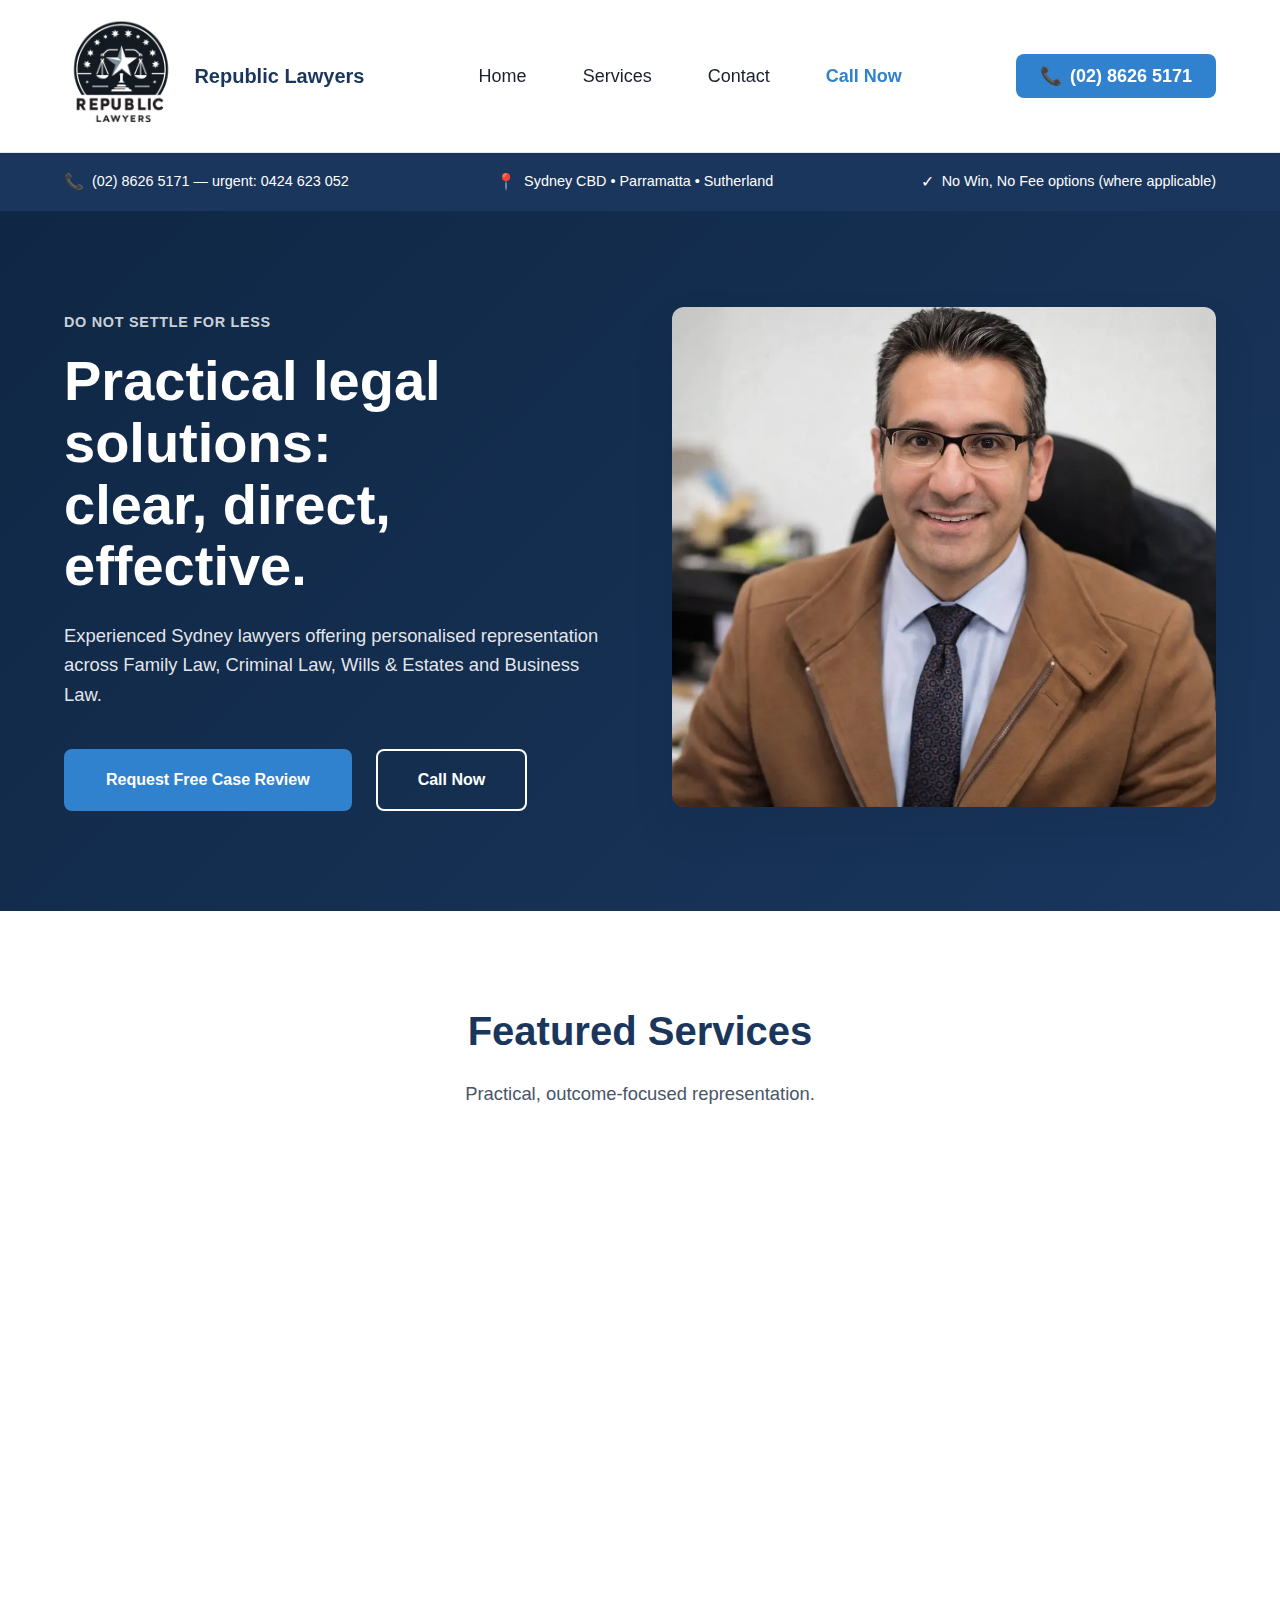
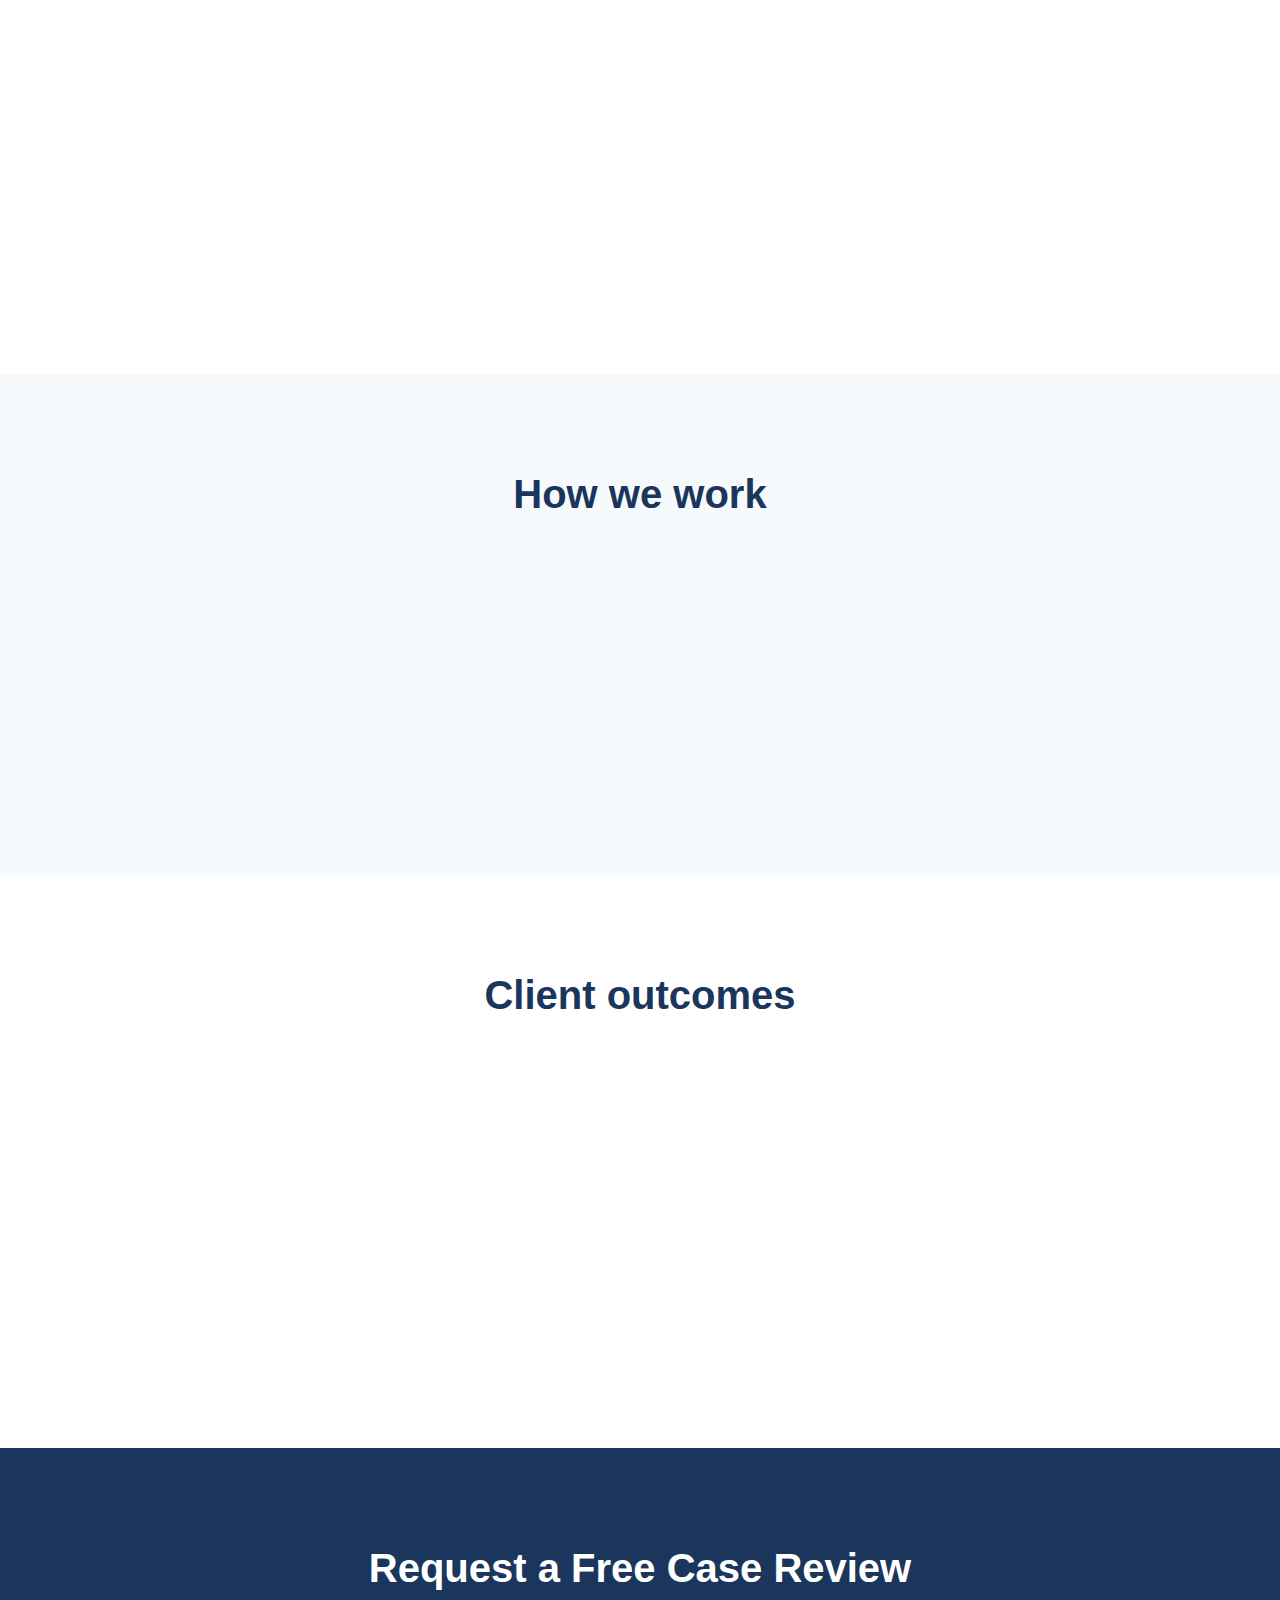
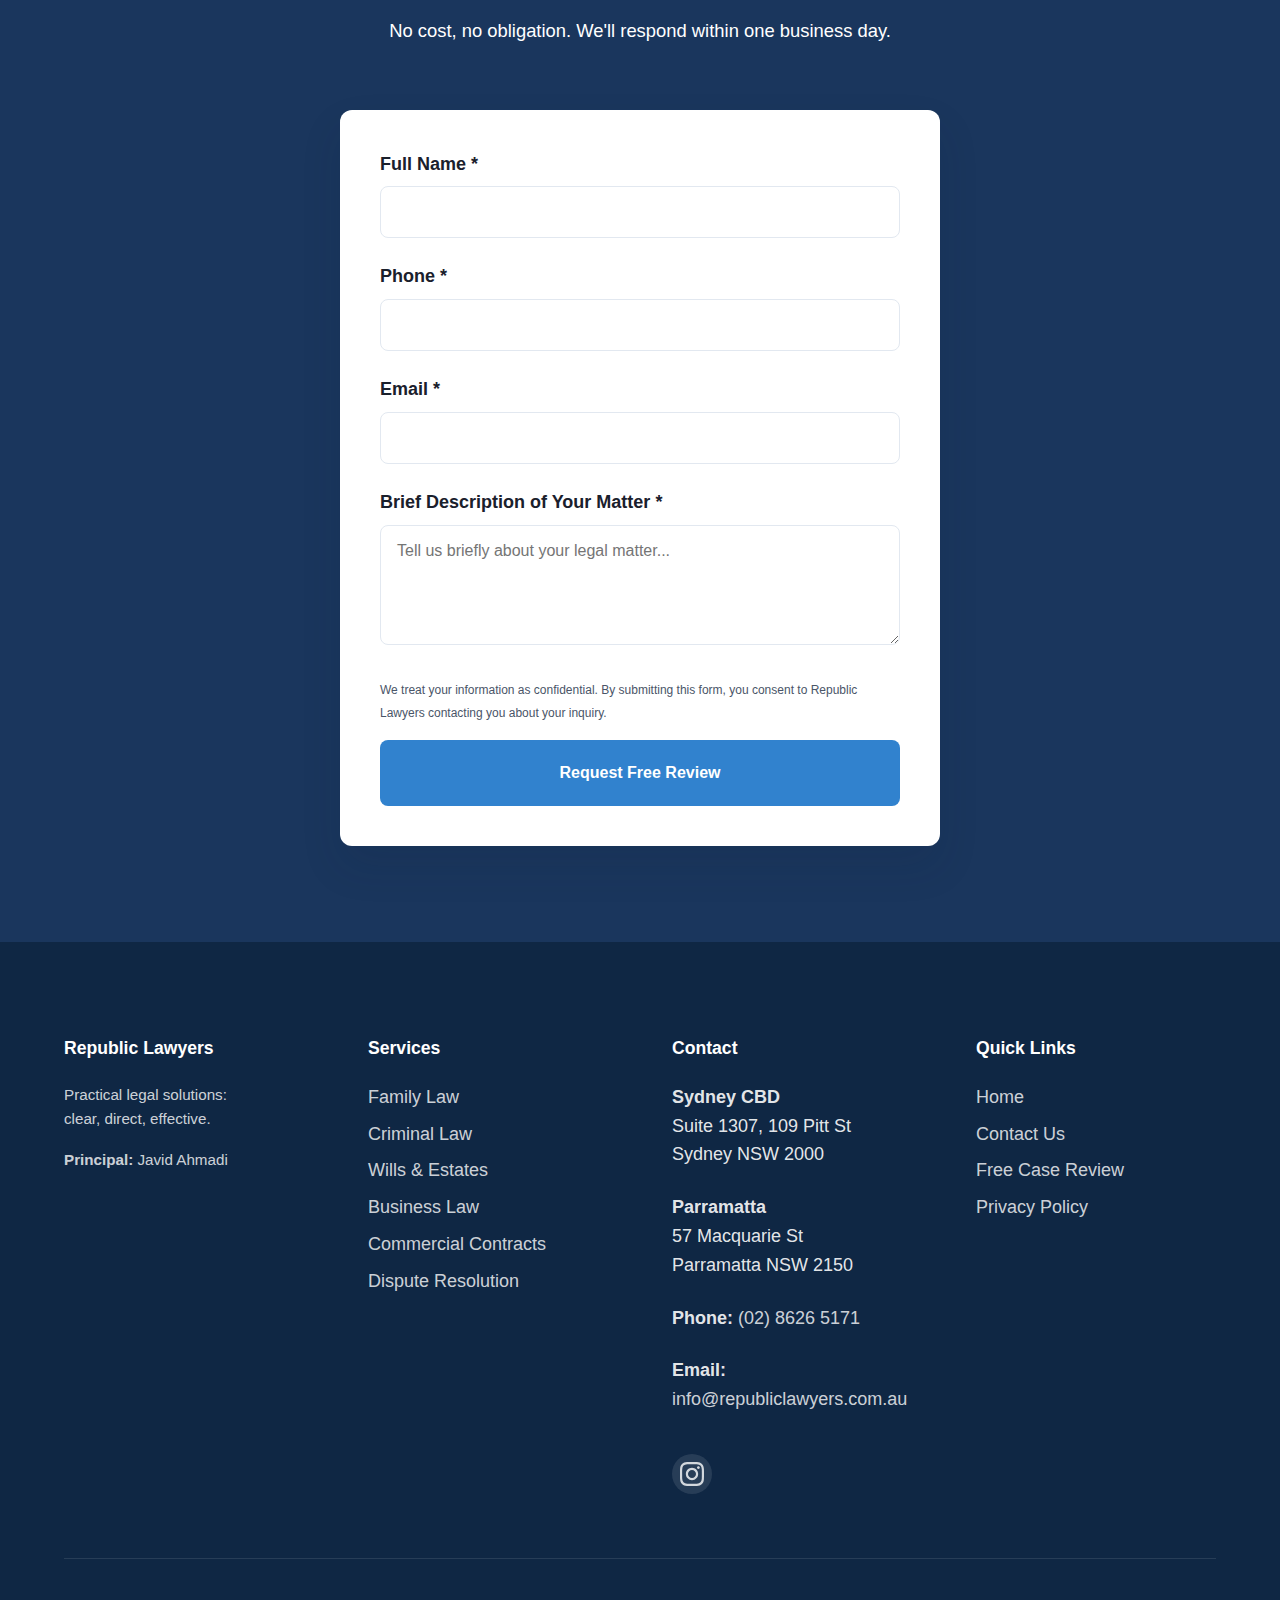
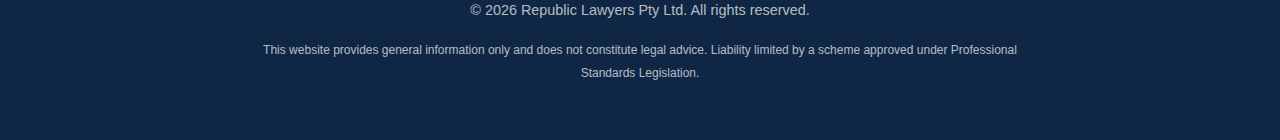
<file: index.html>
<!DOCTYPE html>
<html lang="en">
<head>
  <meta charset="UTF-8">
  <meta name="viewport" content="width=device-width, initial-scale=1.0">
  <meta name="description" content="Trusted legal advice across Family Law, Criminal Law, Wills & Estates, Business Law and Commercial Contracts. No-cost case review.">
  <meta name="keywords" content="Family lawyer Sydney, Criminal lawyer Sydney, Wills and estates Parramatta, Business lawyer Sutherland">
  
  <!-- Open Graph -->
  <meta property="og:title" content="Republic Lawyers — Practically focused legal advice">
  <meta property="og:description" content="Experienced Sydney lawyers offering personalised representation across Family Law, Criminal Law, Wills & Estates and Business Law.">
  <meta property="og:image" content="/assets/og-default.jpg">
  <meta property="og:type" content="website">
  
  <title>Experienced Sydney Lawyers | Free Case Review — Republic Lawyers</title>
  
  <link rel="stylesheet" href="/styles/main.css">
  <link rel="icon" type="image/x-icon" href="/assets/favicon.ico">
  
  <!-- JSON-LD Schema -->
  <script type="application/ld+json">
  {
    "@context": "https://schema.org",
    "@type": "LegalService",
    "name": "Republic Lawyers Pty Ltd",
    "image": "/assets/og-default.jpg",
    "description": "Experienced Sydney lawyers offering Family Law, Criminal Law, Wills & Estates, Business Law and Dispute Resolution. Free case review.",
    "founder": {
      "@type": "Person",
      "name": "Javid Ahmadi"
    },
    "address": {
      "@type": "PostalAddress",
      "streetAddress": "Suite 1307, 109 Pitt St",
      "addressLocality": "Sydney",
      "addressRegion": "NSW",
      "postalCode": "2000",
      "addressCountry": "AU"
    },
    "telephone": "+61286265171",
    "email": "info@republiclawyers.com.au",
    "url": "https://republiclawyers.com.au",
    "sameAs": [
      "https://www.linkedin.com/",
      "https://www.facebook.com/",
      "https://www.instagram.com/republic.lawyers/"
    ],
    "foundingDate": "2022",
    "priceRange": "$$",
    "areaServed": [
      {
        "@type": "City",
        "name": "Sydney"
      },
      {
        "@type": "City",
        "name": "Parramatta"
      },
      {
        "@type": "City",
        "name": "Sutherland"
      }
    ]
  }
  </script>
  
  <script type="application/ld+json">
  {
    "@context": "https://schema.org",
    "@type": "FAQPage",
    "mainEntity": [
      {
        "@type": "Question",
        "name": "What should I bring to a free review?",
        "acceptedAnswer": {
          "@type": "Answer",
          "text": "Brief timeline, ID, and key documents (e.g., court orders, contracts)."
        }
      },
      {
        "@type": "Question",
        "name": "How much will it cost?",
        "acceptedAnswer": {
          "@type": "Answer",
          "text": "We provide an upfront estimate after the initial review."
        }
      }
    ]
  }
  </script>
</head>
<body>
  
  <!-- Header -->
  <header class="site-header" role="banner">
    <div class="header-container">
      <a href="/" class="logo" aria-label="Republic Lawyers - Home">
        <img src="/assets/logo.png" alt="Republic Lawyers Logo" class="logo-image">
        <span class="logo-text">Republic Lawyers</span>
      </a>
      
      <button class="mobile-menu-toggle" aria-label="Toggle navigation menu" aria-expanded="false">
        <span class="hamburger"></span>
      </button>
      
      <nav class="main-nav" role="navigation">
        <ul class="nav-list">
          <li><a href="/" class="nav-link">Home</a></li>
          <li class="nav-item-dropdown">
            <a href="#" class="nav-link" aria-haspopup="true">Services</a>
            <ul class="dropdown-menu">
              <li><a href="/services/family-law.html">Family Law</a></li>
              <li><a href="/services/criminal-law.html">Criminal Law</a></li>
              <li><a href="/services/wills-estates.html">Wills & Estates</a></li>
              <li><a href="/services/business-law.html">Business Law</a></li>
              <li><a href="/services/commercial-contracts.html">Commercial Contracts</a></li>
              <li><a href="/services/dispute-resolution.html">Dispute Resolution</a></li>
            </ul>
          </li>
          <li><a href="/contact.html" class="nav-link">Contact</a></li>
          <li><a href="tel:+61286265171" class="nav-link nav-phone">Call Now</a></li>
        </ul>
      </nav>
      
      <a href="tel:+61286265171" class="header-cta-btn">
        <span class="phone-icon" aria-hidden="true">📞</span>
        <span>(02) 8626 5171</span>
      </a>
    </div>
  </header>

  <!-- Trust Strip -->
  <div class="trust-strip" role="complementary">
    <div class="trust-strip-container">
      <div class="trust-item">
        <span class="trust-icon" aria-hidden="true">📞</span>
        <span>(02) 8626 5171 — urgent: 0424 623 052</span>
      </div>
      <div class="trust-item">
        <span class="trust-icon" aria-hidden="true">📍</span>
        <span>Sydney CBD • Parramatta • Sutherland</span>
      </div>
      <div class="trust-item">
        <span class="trust-icon" aria-hidden="true">✓</span>
        <span>No Win, No Fee options (where applicable)</span>
      </div>
    </div>
  </div>

  <!-- Hero Section -->
  <section class="hero" id="hero">
    <div class="hero-container">
      <div class="hero-content">
        <p class="hero-eyebrow">Do Not Settle For Less</p>
        <h1 class="hero-headline">Practical legal solutions:<br>clear, direct, effective.</h1>
        <p class="hero-subheadline">
          Experienced Sydney lawyers offering personalised representation across Family Law, Criminal Law, Wills & Estates and Business Law.
        </p>
        <div class="hero-ctas">
          <a href="/contact.html#free-review" class="btn btn-primary btn-pulse">Request Free Case Review</a>
          <a href="tel:+61286265171" class="btn btn-secondary">Call Now</a>
        </div>
      </div>
      <div class="hero-image">
        <img src="/assets/javid-portrait.webp" alt="Javid Ahmadi - Principal Lawyer at Republic Lawyers" width="600" height="500" loading="eager">
      </div>
    </div>
  </section>

  <!-- Services Section -->
  <section class="services-section section" id="services">
    <div class="container">
      <div class="section-header">
        <h2>Featured Services</h2>
        <p class="section-intro">Practical, outcome-focused representation.</p>
      </div>
      
      <div class="services-grid">
        <!-- Family Law -->
        <article class="service-card reveal">
          <div class="service-card-icon" aria-hidden="true">
            <svg width="48" height="48" viewBox="0 0 48 48" fill="none" xmlns="http://www.w3.org/2000/svg">
              <rect width="48" height="48" rx="8" fill="currentColor" opacity="0.1"/>
              <path d="M24 28C28.4183 28 32 24.4183 32 20C32 15.5817 28.4183 12 24 12C19.5817 12 16 15.5817 16 20C16 24.4183 19.5817 28 24 28Z" stroke="currentColor" stroke-width="2" stroke-linecap="round" stroke-linejoin="round"/>
              <path d="M12 36C12 33.8783 12.8429 31.8434 14.3431 30.3431C15.8434 28.8429 17.8783 28 20 28H28C30.1217 28 32.1566 28.8429 33.6569 30.3431C35.1571 31.8434 36 33.8783 36 36" stroke="currentColor" stroke-width="2" stroke-linecap="round" stroke-linejoin="round"/>
            </svg>
          </div>
          <h3 class="service-card-title">Family Law</h3>
          <p class="service-card-description">Separation, parenting & property settlements. Clear advice, calm guidance.</p>
          <a href="/services/family-law.html" class="service-card-link" aria-label="Learn more about Family Law">
            <span>Learn More</span>
            <span class="arrow" aria-hidden="true">→</span>
          </a>
        </article>

        <!-- Criminal Law -->
        <article class="service-card reveal">
          <div class="service-card-icon" aria-hidden="true">
            <svg width="48" height="48" viewBox="0 0 48 48" fill="none" xmlns="http://www.w3.org/2000/svg">
              <rect width="48" height="48" rx="8" fill="currentColor" opacity="0.1"/>
              <path d="M24 12L16 16V21C16 26.55 19.84 31.74 24 33C28.16 31.74 32 26.55 32 21V16L24 12Z" stroke="currentColor" stroke-width="2" stroke-linecap="round" stroke-linejoin="round"/>
              <path d="M20 23L22.5 25.5L28 20" stroke="currentColor" stroke-width="2" stroke-linecap="round" stroke-linejoin="round"/>
            </svg>
          </div>
          <h3 class="service-card-title">Criminal Law</h3>
          <p class="service-card-description">Bail, charges, representation in court. Tough, strategic defence.</p>
          <a href="/services/criminal-law.html" class="service-card-link" aria-label="Learn more about Criminal Law">
            <span>Learn More</span>
            <span class="arrow" aria-hidden="true">→</span>
          </a>
        </article>

        <!-- Wills & Estates -->
        <article class="service-card reveal">
          <div class="service-card-icon" aria-hidden="true">
            <svg width="48" height="48" viewBox="0 0 48 48" fill="none" xmlns="http://www.w3.org/2000/svg">
              <rect width="48" height="48" rx="8" fill="currentColor" opacity="0.1"/>
              <path d="M16 12H32V36H16V12Z" stroke="currentColor" stroke-width="2" stroke-linecap="round" stroke-linejoin="round"/>
              <path d="M20 18H28M20 23H28M20 28H24" stroke="currentColor" stroke-width="2" stroke-linecap="round" stroke-linejoin="round"/>
            </svg>
          </div>
          <h3 class="service-card-title">Wills & Estates</h3>
          <p class="service-card-description">Wills, probate and estate planning — protect your family.</p>
          <a href="/services/wills-estates.html" class="service-card-link" aria-label="Learn more about Wills & Estates">
            <span>Learn More</span>
            <span class="arrow" aria-hidden="true">→</span>
          </a>
        </article>

        <!-- Business Law -->
        <article class="service-card reveal">
          <div class="service-card-icon" aria-hidden="true">
            <svg width="48" height="48" viewBox="0 0 48 48" fill="none" xmlns="http://www.w3.org/2000/svg">
              <rect width="48" height="48" rx="8" fill="currentColor" opacity="0.1"/>
              <path d="M16 20H32M16 20V34H32V20M16 20L24 12L32 20" stroke="currentColor" stroke-width="2" stroke-linecap="round" stroke-linejoin="round"/>
              <path d="M20 34V26H28V34" stroke="currentColor" stroke-width="2" stroke-linecap="round" stroke-linejoin="round"/>
            </svg>
          </div>
          <h3 class="service-card-title">Business Law</h3>
          <p class="service-card-description">Contracts, disputes, commercial advice for SMEs.</p>
          <a href="/services/business-law.html" class="service-card-link" aria-label="Learn more about Business Law">
            <span>Learn More</span>
            <span class="arrow" aria-hidden="true">→</span>
          </a>
        </article>

        <!-- Commercial Contracts -->
        <article class="service-card reveal">
          <div class="service-card-icon" aria-hidden="true">
            <svg width="48" height="48" viewBox="0 0 48 48" fill="none" xmlns="http://www.w3.org/2000/svg">
              <rect width="48" height="48" rx="8" fill="currentColor" opacity="0.1"/>
              <path d="M30 16H34V20M18 32H14V28M34 28L26 20M14 20L22 28" stroke="currentColor" stroke-width="2" stroke-linecap="round" stroke-linejoin="round"/>
              <circle cx="26" cy="20" r="3" stroke="currentColor" stroke-width="2"/>
              <circle cx="22" cy="28" r="3" stroke="currentColor" stroke-width="2"/>
            </svg>
          </div>
          <h3 class="service-card-title">Commercial Contracts</h3>
          <p class="service-card-description">Drafting & negotiation to reduce business risk.</p>
          <a href="/services/commercial-contracts.html" class="service-card-link" aria-label="Learn more about Commercial Contracts">
            <span>Learn More</span>
            <span class="arrow" aria-hidden="true">→</span>
          </a>
        </article>

        <!-- Dispute Resolution -->
        <article class="service-card reveal">
          <div class="service-card-icon" aria-hidden="true">
            <svg width="48" height="48" viewBox="0 0 48 48" fill="none" xmlns="http://www.w3.org/2000/svg">
              <rect width="48" height="48" rx="8" fill="currentColor" opacity="0.1"/>
              <path d="M20 24C22.2091 24 24 22.2091 24 20C24 17.7909 22.2091 16 20 16C17.7909 16 16 17.7909 16 20C16 22.2091 17.7909 24 20 24Z" stroke="currentColor" stroke-width="2"/>
              <path d="M28 32C30.2091 32 32 30.2091 32 28C32 25.7909 30.2091 24 28 24C25.7909 24 24 25.7909 24 28C24 30.2091 25.7909 32 28 32Z" stroke="currentColor" stroke-width="2"/>
              <path d="M22 22L26 26" stroke="currentColor" stroke-width="2" stroke-linecap="round"/>
            </svg>
          </div>
          <h3 class="service-card-title">Dispute Resolution</h3>
          <p class="service-card-description">Mediation and negotiation to avoid costly litigation.</p>
          <a href="/services/dispute-resolution.html" class="service-card-link" aria-label="Learn more about Dispute Resolution">
            <span>Learn More</span>
            <span class="arrow" aria-hidden="true">→</span>
          </a>
        </article>
      </div>
    </div>
  </section>

  <!-- How We Help Section -->
  <section class="how-we-help section section-alt" id="how-we-help">
    <div class="container">
      <div class="section-header">
        <h2>How we work</h2>
      </div>
      
      <div class="steps-grid">
        <div class="step reveal">
          <div class="step-number" aria-hidden="true">1</div>
          <h3 class="step-title">Book a free review</h3>
          <p class="step-desc">Tell us the facts — 10 minute intake, no obligation.</p>
        </div>
        
        <div class="step reveal">
          <div class="step-number" aria-hidden="true">2</div>
          <h3 class="step-title">Clear plan</h3>
          <p class="step-desc">We outline options, risks and likely outcomes.</p>
        </div>
        
        <div class="step reveal">
          <div class="step-number" aria-hidden="true">3</div>
          <h3 class="step-title">Take action</h3>
          <p class="step-desc">We represent you confidently in negotiations or court.</p>
        </div>
      </div>
    </div>
  </section>

  <!-- Testimonials Section -->
  <section class="testimonials section" id="testimonials">
    <div class="container">
      <div class="section-header">
        <h2>Client outcomes</h2>
      </div>
      
      <div class="testimonials-grid">
        <article class="testimonial reveal">
          <blockquote class="testimonial-quote">
            Javid guided us through a difficult separation with clarity and care.
          </blockquote>
          <cite class="testimonial-author">— Client, Sydney</cite>
        </article>
        
        <article class="testimonial reveal">
          <blockquote class="testimonial-quote">
            Professional, responsive and got results. Highly recommend for criminal defence matters.
          </blockquote>
          <cite class="testimonial-author">— Client, Parramatta</cite>
        </article>
        
        <article class="testimonial reveal">
          <blockquote class="testimonial-quote">
            Clear advice on our business contracts. Made the whole process straightforward.
          </blockquote>
          <cite class="testimonial-author">— Small Business Owner, Sutherland</cite>
        </article>
      </div>
    </div>
  </section>

  <!-- Contact CTA Section -->
  <section class="contact-cta section" id="free-review">
    <div class="container">
      <div class="section-header">
        <h2>Request a Free Case Review</h2>
        <p class="section-intro">No cost, no obligation. We'll respond within one business day.</p>
      </div>
      
      <form class="contact-form" action="/form-handler" method="POST" id="contact-form">
        <div class="form-group">
          <label for="name" class="form-label">Full Name <span aria-label="required">*</span></label>
          <input type="text" id="name" name="name" class="form-input" required aria-required="true">
        </div>
        
        <div class="form-group">
          <label for="phone" class="form-label">Phone <span aria-label="required">*</span></label>
          <input type="tel" id="phone" name="phone" class="form-input" required aria-required="true">
        </div>
        
        <div class="form-group">
          <label for="email" class="form-label">Email <span aria-label="required">*</span></label>
          <input type="email" id="email" name="email" class="form-input" required aria-required="true">
        </div>
        
        <div class="form-group">
          <label for="brief" class="form-label">Brief Description of Your Matter <span aria-label="required">*</span></label>
          <textarea id="brief" name="brief" class="form-textarea" required aria-required="true" placeholder="Tell us briefly about your legal matter..."></textarea>
        </div>
        
        <p class="form-privacy">
          <small>We treat your information as confidential. By submitting this form, you consent to Republic Lawyers contacting you about your inquiry.</small>
        </p>
        
        <button type="submit" class="form-submit">Request Free Review</button>
        
        <div class="form-success" id="form-success" hidden>
          <p>✓ Thank you! We'll be in touch within one business day.</p>
        </div>
      </form>
    </div>
  </section>

  <!-- Footer -->
  <footer class="site-footer" role="contentinfo">
    <div class="footer-container">
      <div class="footer-grid">
        <!-- Company Info -->
        <div class="footer-section">
          <h3 class="footer-heading">Republic Lawyers</h3>
          <p class="footer-text">Practical legal solutions:<br>clear, direct, effective.</p>
          <p class="footer-text"><strong>Principal:</strong> Javid Ahmadi</p>
        </div>
        
        <!-- Services -->
        <div class="footer-section">
          <h3 class="footer-heading">Services</h3>
          <ul class="footer-list">
            <li><a href="/services/family-law.html">Family Law</a></li>
            <li><a href="/services/criminal-law.html">Criminal Law</a></li>
            <li><a href="/services/wills-estates.html">Wills & Estates</a></li>
            <li><a href="/services/business-law.html">Business Law</a></li>
            <li><a href="/services/commercial-contracts.html">Commercial Contracts</a></li>
            <li><a href="/services/dispute-resolution.html">Dispute Resolution</a></li>
          </ul>
        </div>
        
        <!-- Contact -->
        <div class="footer-section">
          <h3 class="footer-heading">Contact</h3>
          <ul class="footer-list footer-contact">
            <li>
              <strong>Sydney CBD</strong><br>
              Suite 1307, 109 Pitt St<br>
              Sydney NSW 2000
            </li>
            <li>
              <strong>Parramatta</strong><br>
              57 Macquarie St<br>
              Parramatta NSW 2150
            </li>
            <li>
              <strong>Phone:</strong> <a href="tel:+61286265171">(02) 8626 5171</a>
            </li>
            <li>
              <strong>Email:</strong> <a href="mailto:info@republiclawyers.com.au">info@republiclawyers.com.au</a>
            </li>
          </ul>
          <div class="footer-social">
            <a href="https://www.instagram.com/republic.lawyers/" target="_blank" rel="noopener noreferrer" aria-label="Follow us on Instagram" class="social-link">
              <svg width="24" height="24" viewBox="0 0 24 24" fill="currentColor" aria-hidden="true">
                <path d="M12 2.163c3.204 0 3.584.012 4.85.07 3.252.148 4.771 1.691 4.919 4.919.058 1.265.069 1.645.069 4.849 0 3.205-.012 3.584-.069 4.849-.149 3.225-1.664 4.771-4.919 4.919-1.266.058-1.644.07-4.85.07-3.204 0-3.584-.012-4.849-.07-3.26-.149-4.771-1.699-4.919-4.92-.058-1.265-.07-1.644-.07-4.849 0-3.204.013-3.583.07-4.849.149-3.227 1.664-4.771 4.919-4.919 1.266-.057 1.645-.069 4.849-.069zm0-2.163c-3.259 0-3.667.014-4.947.072-4.358.2-6.78 2.618-6.98 6.98-.059 1.281-.073 1.689-.073 4.948 0 3.259.014 3.668.072 4.948.2 4.358 2.618 6.78 6.98 6.98 1.281.058 1.689.072 4.948.072 3.259 0 3.668-.014 4.948-.072 4.354-.2 6.782-2.618 6.979-6.98.059-1.28.073-1.689.073-4.948 0-3.259-.014-3.667-.072-4.947-.196-4.354-2.617-6.78-6.979-6.98-1.281-.059-1.69-.073-4.949-.073zm0 5.838c-3.403 0-6.162 2.759-6.162 6.162s2.759 6.163 6.162 6.163 6.162-2.759 6.162-6.163c0-3.403-2.759-6.162-6.162-6.162zm0 10.162c-2.209 0-4-1.79-4-4 0-2.209 1.791-4 4-4s4 1.791 4 4c0 2.21-1.791 4-4 4zm6.406-11.845c-.796 0-1.441.645-1.441 1.44s.645 1.44 1.441 1.44c.795 0 1.439-.645 1.439-1.44s-.644-1.44-1.439-1.44z"/>
              </svg>
            </a>
          </div>
        </div>
        
        <!-- Quick Links -->
        <div class="footer-section">
          <h3 class="footer-heading">Quick Links</h3>
          <ul class="footer-list">
            <li><a href="/">Home</a></li>
            <li><a href="/contact.html">Contact Us</a></li>
            <li><a href="/contact.html#free-review">Free Case Review</a></li>
            <li><a href="/privacy.html">Privacy Policy</a></li>
          </ul>
        </div>
      </div>
      
      <div class="footer-bottom">
        <p>&copy; 2025 Republic Lawyers Pty Ltd. All rights reserved.</p>
        <p class="footer-disclaimer">
          <small>This website provides general information only and does not constitute legal advice. 
          Liability limited by a scheme approved under Professional Standards Legislation.</small>
        </p>
      </div>
    </div>
  </footer>

  <script src="/scripts/main.js"></script>
</body>
</html>
</file>
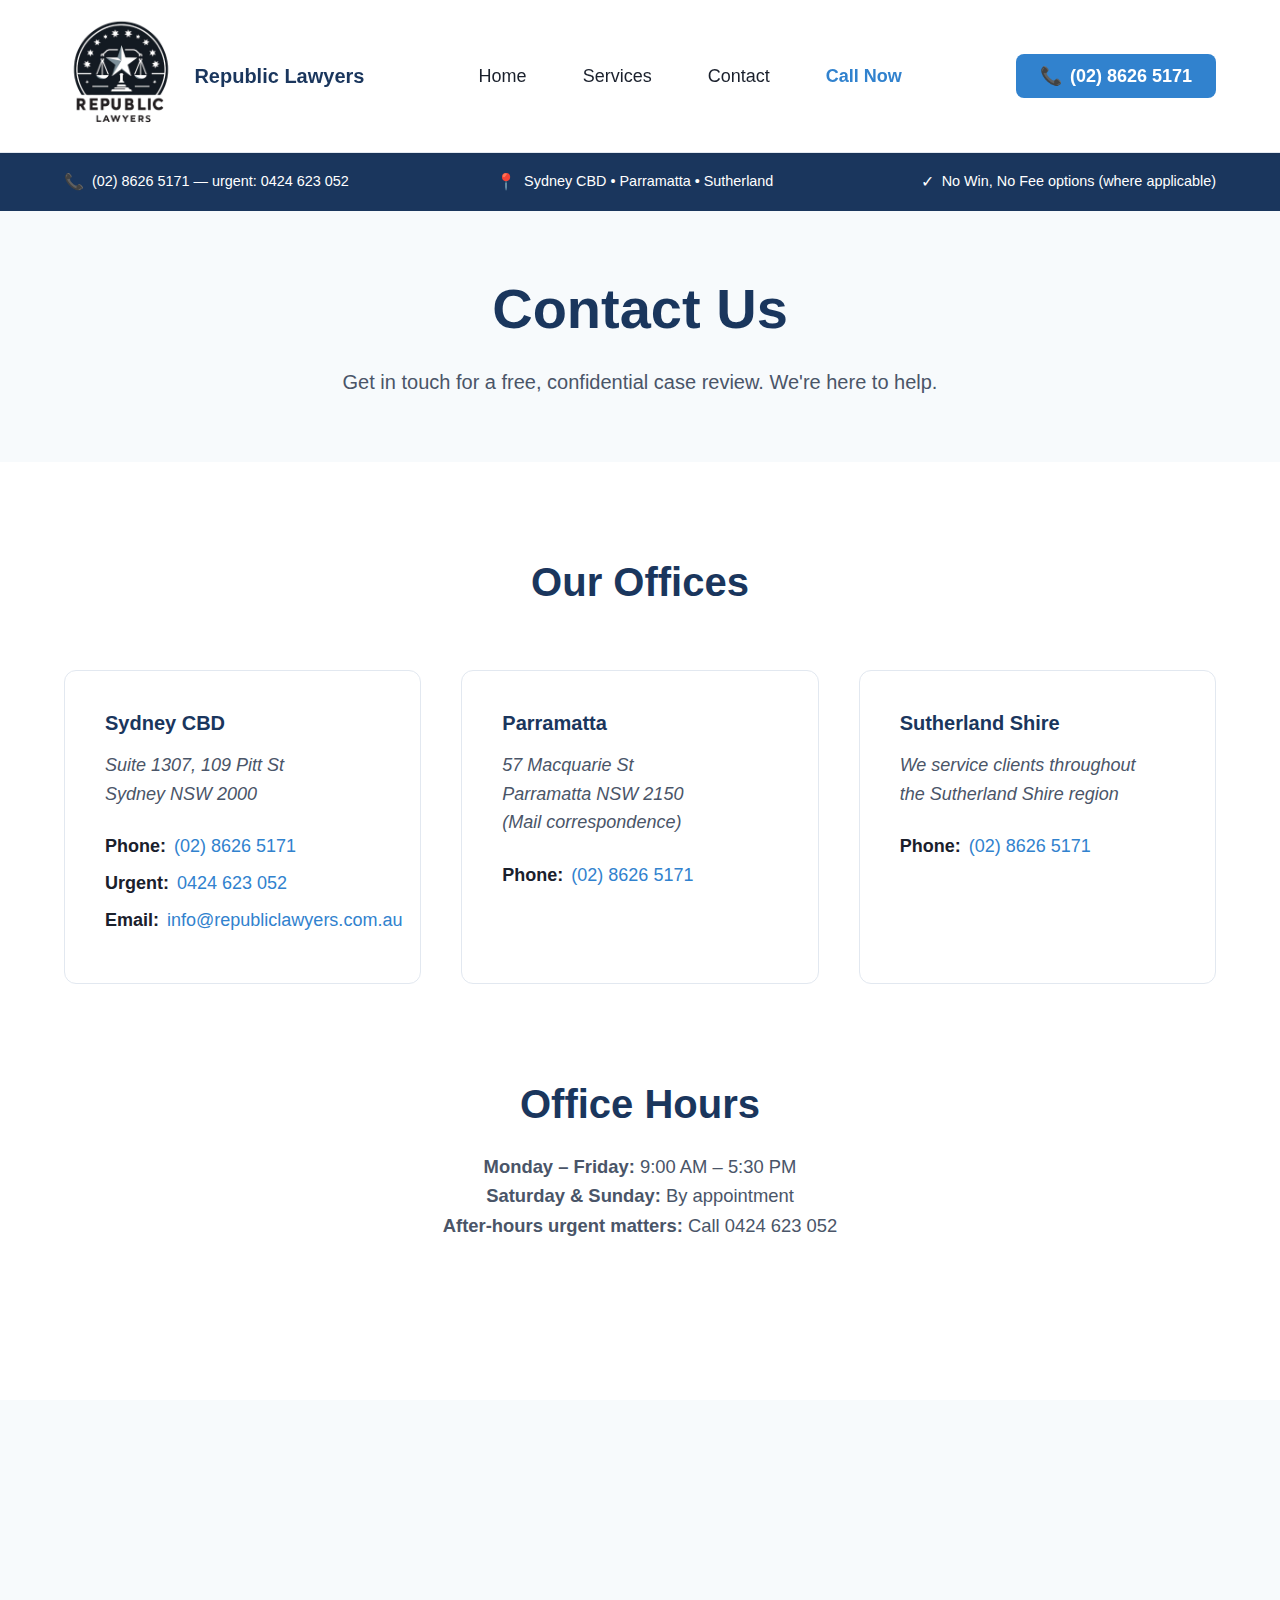
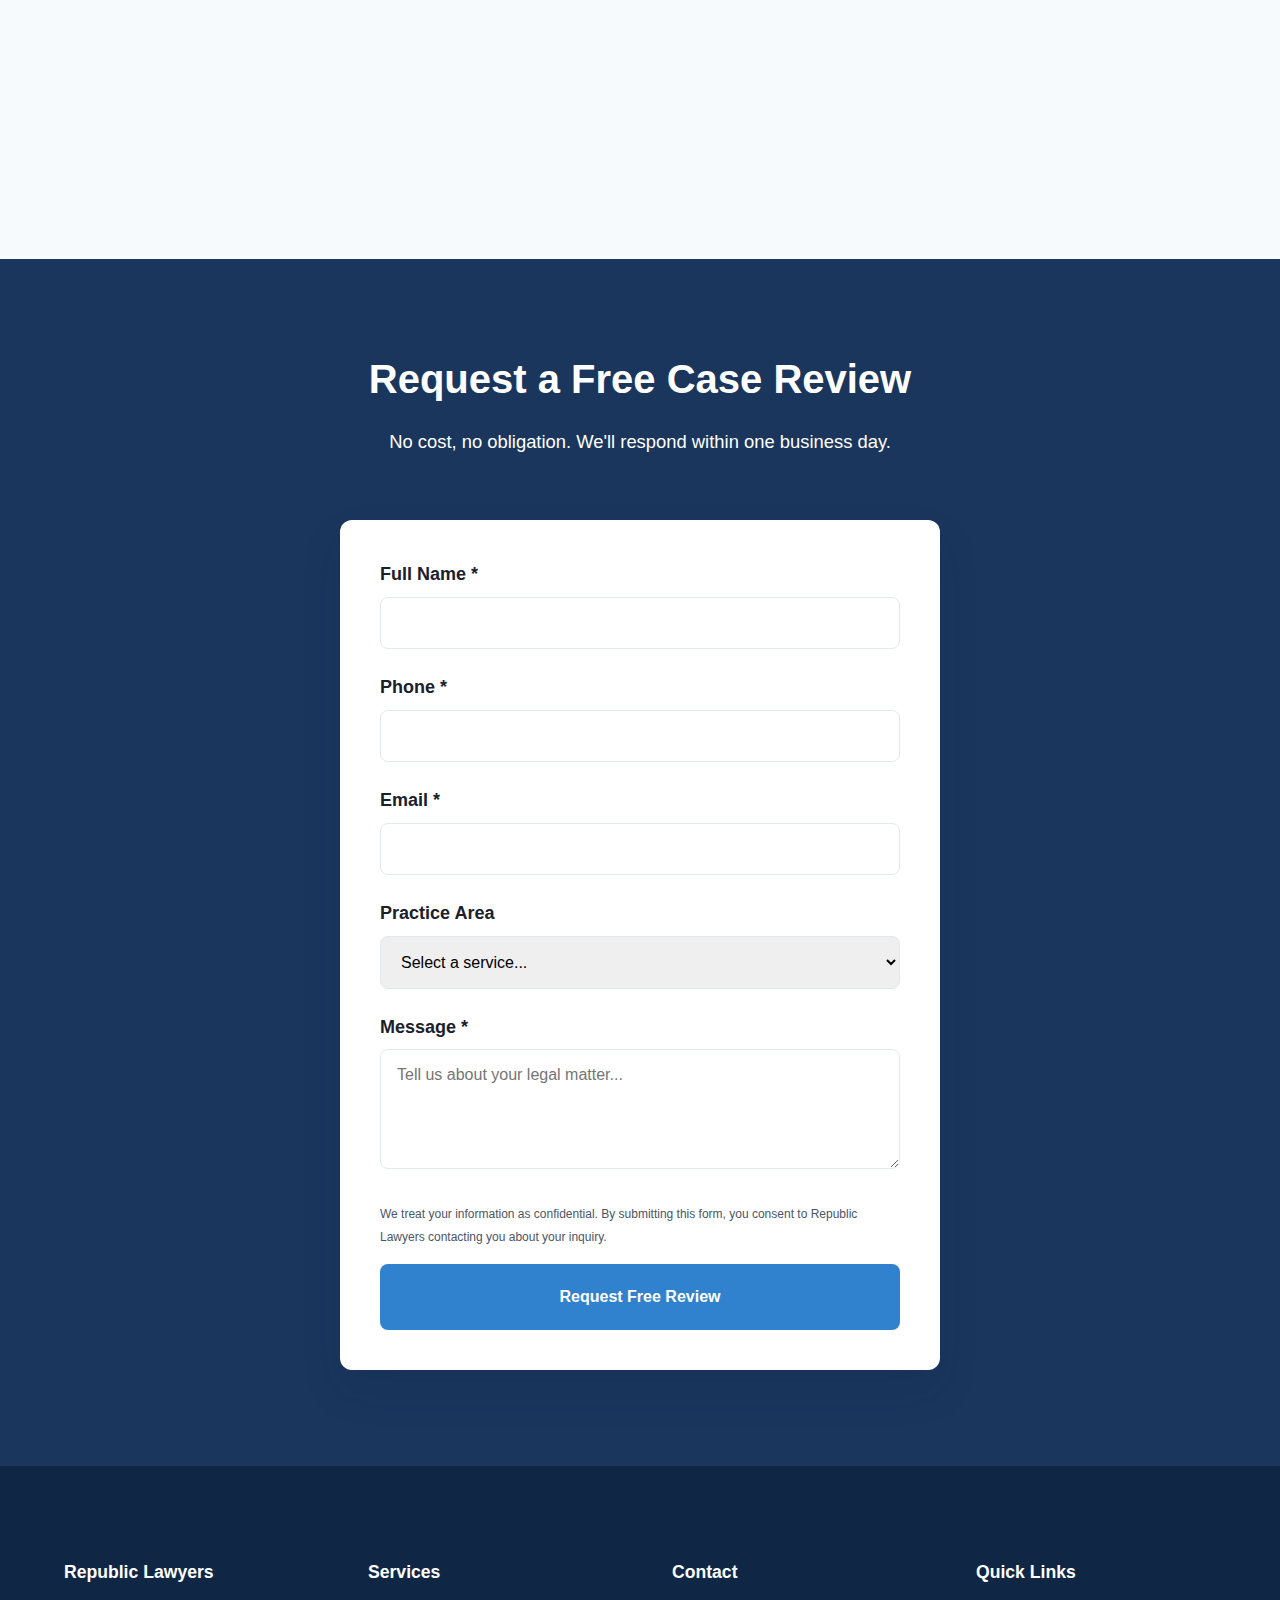
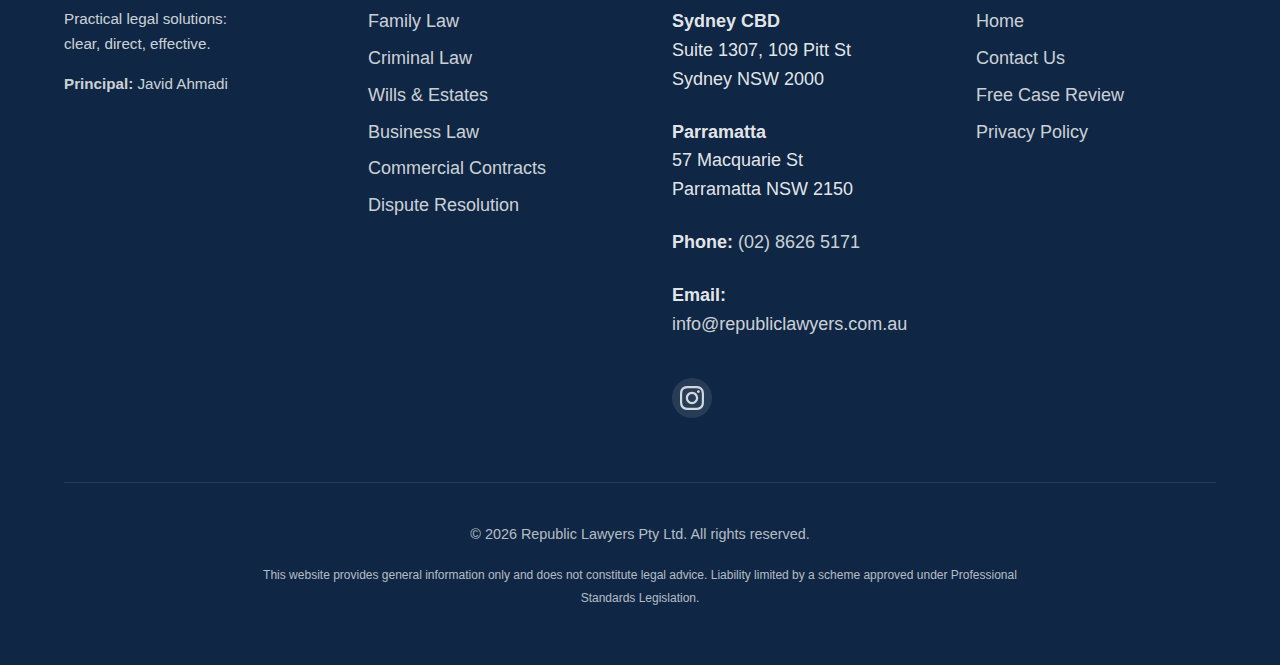
<file: contact.html>
<!DOCTYPE html>
<html lang="en">
<head>
  <meta charset="UTF-8">
  <meta name="viewport" content="width=device-width, initial-scale=1.0">
  <meta name="description" content="Contact Republic Lawyers. Offices: Sydney CBD, Parramatta, Sutherland. Phone (02) 8626 5171.">
  
  <title>Contact — Republic Lawyers</title>
  
  <link rel="stylesheet" href="/styles/main.css">
  <link rel="icon" type="image/x-icon" href="/assets/favicon.ico">
  
  <!-- JSON-LD Schema -->
  <script type="application/ld+json">
  {
    "@context": "https://schema.org",
    "@type": "LegalService",
    "name": "Republic Lawyers Pty Ltd",
    "address": {
      "@type": "PostalAddress",
      "streetAddress": "Suite 1307, 109 Pitt St",
      "addressLocality": "Sydney",
      "addressRegion": "NSW",
      "postalCode": "2000",
      "addressCountry": "AU"
    },
    "telephone": "+61286265171",
    "email": "info@republiclawyers.com.au"
  }
  </script>
</head>
<body>
  
  <!-- Header -->
  <header class="site-header" role="banner">
    <div class="header-container">
      <a href="/" class="logo" aria-label="Republic Lawyers - Home">
        <img src="/assets/logo.png" alt="Republic Lawyers Logo" class="logo-image">
        <span class="logo-text">Republic Lawyers</span>
      </a>
      
      <button class="mobile-menu-toggle" aria-label="Toggle navigation menu" aria-expanded="false">
        <span class="hamburger"></span>
      </button>
      
      <nav class="main-nav" role="navigation">
        <ul class="nav-list">
          <li><a href="/" class="nav-link">Home</a></li>
          <li class="nav-item-dropdown">
            <a href="#" class="nav-link" aria-haspopup="true">Services</a>
            <ul class="dropdown-menu">
              <li><a href="/services/family-law.html">Family Law</a></li>
              <li><a href="/services/criminal-law.html">Criminal Law</a></li>
              <li><a href="/services/wills-estates.html">Wills & Estates</a></li>
              <li><a href="/services/business-law.html">Business Law</a></li>
              <li><a href="/services/commercial-contracts.html">Commercial Contracts</a></li>
              <li><a href="/services/dispute-resolution.html">Dispute Resolution</a></li>
            </ul>
          </li>
          <li><a href="/contact.html" class="nav-link">Contact</a></li>
          <li><a href="tel:+61286265171" class="nav-link nav-phone">Call Now</a></li>
        </ul>
      </nav>
      
      <a href="tel:+61286265171" class="header-cta-btn">
        <span class="phone-icon" aria-hidden="true">📞</span>
        <span>(02) 8626 5171</span>
      </a>
    </div>
  </header>

  <!-- Trust Strip -->
  <div class="trust-strip" role="complementary">
    <div class="trust-strip-container">
      <div class="trust-item">
        <span class="trust-icon" aria-hidden="true">📞</span>
        <span>(02) 8626 5171 — urgent: 0424 623 052</span>
      </div>
      <div class="trust-item">
        <span class="trust-icon" aria-hidden="true">📍</span>
        <span>Sydney CBD • Parramatta • Sutherland</span>
      </div>
      <div class="trust-item">
        <span class="trust-icon" aria-hidden="true">✓</span>
        <span>No Win, No Fee options (where applicable)</span>
      </div>
    </div>
  </div>

  <!-- Page Header -->
  <section class="practice-intro">
    <div class="container">
      <h1>Contact Us</h1>
      <p class="practice-lead">Get in touch for a free, confidential case review. We're here to help.</p>
    </div>
  </section>

  <!-- Contact Information -->
  <section class="contact-info-section section">
    <div class="container">
      <div class="section-header">
        <h2>Our Offices</h2>
      </div>
      
      <div class="offices-grid">
        <!-- Sydney CBD Office -->
        <article class="office-card reveal">
          <h3 class="office-name">Sydney CBD</h3>
          <address class="office-address">
            Suite 1307, 109 Pitt St<br>
            Sydney NSW 2000
          </address>
          <div class="contact-detail">
            <strong>Phone:</strong> <a href="tel:+61286265171">(02) 8626 5171</a>
          </div>
          <div class="contact-detail">
            <strong>Urgent:</strong> <a href="tel:+61424623052">0424 623 052</a>
          </div>
          <div class="contact-detail">
            <strong>Email:</strong> <a href="mailto:info@republiclawyers.com.au">info@republiclawyers.com.au</a>
          </div>
        </article>
        
        <!-- Parramatta Office -->
        <article class="office-card reveal">
          <h3 class="office-name">Parramatta</h3>
          <address class="office-address">
            57 Macquarie St<br>
            Parramatta NSW 2150<br>
            <em>(Mail correspondence)</em>
          </address>
          <div class="contact-detail">
            <strong>Phone:</strong> <a href="tel:+61286265171">(02) 8626 5171</a>
          </div>
        </article>
        
        <!-- Sutherland Service Area -->
        <article class="office-card reveal">
          <h3 class="office-name">Sutherland Shire</h3>
          <address class="office-address">
            We service clients throughout<br>
            the Sutherland Shire region
          </address>
          <div class="contact-detail">
            <strong>Phone:</strong> <a href="tel:+61286265171">(02) 8626 5171</a>
          </div>
        </article>
      </div>
      
      <div class="section-header" style="margin-top: var(--space-2xl);">
        <h2>Office Hours</h2>
        <p class="section-intro">
          <strong>Monday – Friday:</strong> 9:00 AM – 5:30 PM<br>
          <strong>Saturday & Sunday:</strong> By appointment<br>
          <strong>After-hours urgent matters:</strong> Call 0424 623 052
        </p>
      </div>
    </div>
  </section>

  <!-- Map Section -->
  <section class="map-section" id="map">
    <iframe 
      class="map-embed"
      src="https://www.google.com/maps/embed?pb=!1m18!1m12!1m3!1d3312.5449851892327!2d151.20726631563732!3d-33.86785098065058!2m3!1f0!2f0!3f0!3m2!1i1024!2i768!4f13.1!3m3!1m2!1s0x6b12ae3f2c3c0001%3A0x5017d681632bff0!2s109%20Pitt%20St%2C%20Sydney%20NSW%202000%2C%20Australia!5e0!3m2!1sen!2s!4v1234567890123"
      loading="lazy"
      title="Map showing Republic Lawyers office location at 109 Pitt St, Sydney"
      aria-label="Google Maps showing our Sydney CBD office location">
    </iframe>
  </section>

  <!-- Contact Form Section -->
  <section class="contact-cta section" id="free-review">
    <div class="container">
      <div class="section-header">
        <h2>Request a Free Case Review</h2>
        <p class="section-intro">No cost, no obligation. We'll respond within one business day.</p>
      </div>
      
      <form class="contact-form" action="/form-handler" method="POST" id="contact-form">
        <div class="form-group">
          <label for="name" class="form-label">Full Name <span aria-label="required">*</span></label>
          <input type="text" id="name" name="name" class="form-input" required aria-required="true">
        </div>
        
        <div class="form-group">
          <label for="phone" class="form-label">Phone <span aria-label="required">*</span></label>
          <input type="tel" id="phone" name="phone" class="form-input" required aria-required="true">
        </div>
        
        <div class="form-group">
          <label for="email" class="form-label">Email <span aria-label="required">*</span></label>
          <input type="email" id="email" name="email" class="form-input" required aria-required="true">
        </div>
        
        <div class="form-group">
          <label for="practiceArea" class="form-label">Practice Area</label>
          <select id="practiceArea" name="practiceArea" class="form-input">
            <option value="">Select a service...</option>
            <option value="family-law">Family Law</option>
            <option value="criminal-law">Criminal Law</option>
            <option value="wills-estates">Wills & Estates</option>
            <option value="business-law">Business Law</option>
            <option value="commercial-contracts">Commercial Contracts</option>
            <option value="dispute-resolution">Dispute Resolution</option>
            <option value="other">Other</option>
          </select>
        </div>
        
        <div class="form-group">
          <label for="message" class="form-label">Message <span aria-label="required">*</span></label>
          <textarea id="message" name="message" class="form-textarea" required aria-required="true" placeholder="Tell us about your legal matter..."></textarea>
        </div>
        
        <p class="form-privacy">
          <small>We treat your information as confidential. By submitting this form, you consent to Republic Lawyers contacting you about your inquiry.</small>
        </p>
        
        <button type="submit" class="form-submit">Request Free Review</button>
        
        <div class="form-success" id="form-success" hidden>
          <p>✓ Thank you! We'll be in touch within one business day.</p>
        </div>
      </form>
    </div>
  </section>

  <!-- Footer -->
  <footer class="site-footer" role="contentinfo">
    <div class="footer-container">
      <div class="footer-grid">
        <!-- Company Info -->
        <div class="footer-section">
          <h3 class="footer-heading">Republic Lawyers</h3>
          <p class="footer-text">Practical legal solutions:<br>clear, direct, effective.</p>
          <p class="footer-text"><strong>Principal:</strong> Javid Ahmadi</p>
        </div>
        
        <!-- Services -->
        <div class="footer-section">
          <h3 class="footer-heading">Services</h3>
          <ul class="footer-list">
            <li><a href="/services/family-law.html">Family Law</a></li>
            <li><a href="/services/criminal-law.html">Criminal Law</a></li>
            <li><a href="/services/wills-estates.html">Wills & Estates</a></li>
            <li><a href="/services/business-law.html">Business Law</a></li>
            <li><a href="/services/commercial-contracts.html">Commercial Contracts</a></li>
            <li><a href="/services/dispute-resolution.html">Dispute Resolution</a></li>
          </ul>
        </div>
        
        <!-- Contact -->
        <div class="footer-section">
          <h3 class="footer-heading">Contact</h3>
          <ul class="footer-list footer-contact">
            <li>
              <strong>Sydney CBD</strong><br>
              Suite 1307, 109 Pitt St<br>
              Sydney NSW 2000
            </li>
            <li>
              <strong>Parramatta</strong><br>
              57 Macquarie St<br>
              Parramatta NSW 2150
            </li>
            <li>
              <strong>Phone:</strong> <a href="tel:+61286265171">(02) 8626 5171</a>
            </li>
            <li>
              <strong>Email:</strong> <a href="mailto:info@republiclawyers.com.au">info@republiclawyers.com.au</a>
            </li>
          </ul>
          <div class="footer-social">
            <a href="https://www.instagram.com/republic.lawyers/" target="_blank" rel="noopener noreferrer" aria-label="Follow us on Instagram" class="social-link">
              <svg width="24" height="24" viewBox="0 0 24 24" fill="currentColor" aria-hidden="true">
                <path d="M12 2.163c3.204 0 3.584.012 4.85.07 3.252.148 4.771 1.691 4.919 4.919.058 1.265.069 1.645.069 4.849 0 3.205-.012 3.584-.069 4.849-.149 3.225-1.664 4.771-4.919 4.919-1.266.058-1.644.07-4.85.07-3.204 0-3.584-.012-4.849-.07-3.26-.149-4.771-1.699-4.919-4.92-.058-1.265-.07-1.644-.07-4.849 0-3.204.013-3.583.07-4.849.149-3.227 1.664-4.771 4.919-4.919 1.266-.057 1.645-.069 4.849-.069zm0-2.163c-3.259 0-3.667.014-4.947.072-4.358.2-6.78 2.618-6.98 6.98-.059 1.281-.073 1.689-.073 4.948 0 3.259.014 3.668.072 4.948.2 4.358 2.618 6.78 6.98 6.98 1.281.058 1.689.072 4.948.072 3.259 0 3.668-.014 4.948-.072 4.354-.2 6.782-2.618 6.979-6.98.059-1.28.073-1.689.073-4.948 0-3.259-.014-3.667-.072-4.947-.196-4.354-2.617-6.78-6.979-6.98-1.281-.059-1.69-.073-4.949-.073zm0 5.838c-3.403 0-6.162 2.759-6.162 6.162s2.759 6.163 6.162 6.163 6.162-2.759 6.162-6.163c0-3.403-2.759-6.162-6.162-6.162zm0 10.162c-2.209 0-4-1.79-4-4 0-2.209 1.791-4 4-4s4 1.791 4 4c0 2.21-1.791 4-4 4zm6.406-11.845c-.796 0-1.441.645-1.441 1.44s.645 1.44 1.441 1.44c.795 0 1.439-.645 1.439-1.44s-.644-1.44-1.439-1.44z"/>
              </svg>
            </a>
          </div>
        </div>
        
        <!-- Quick Links -->
        <div class="footer-section">
          <h3 class="footer-heading">Quick Links</h3>
          <ul class="footer-list">
            <li><a href="/">Home</a></li>
            <li><a href="/contact.html">Contact Us</a></li>
            <li><a href="/contact.html#free-review">Free Case Review</a></li>
            <li><a href="/privacy.html">Privacy Policy</a></li>
          </ul>
        </div>
      </div>
      
      <div class="footer-bottom">
        <p>&copy; 2025 Republic Lawyers Pty Ltd. All rights reserved.</p>
        <p class="footer-disclaimer">
          <small>This website provides general information only and does not constitute legal advice. 
          Liability limited by a scheme approved under Professional Standards Legislation.</small>
        </p>
      </div>
    </div>
  </footer>

  <script src="/scripts/main.js"></script>
</body>
</html>
</file>
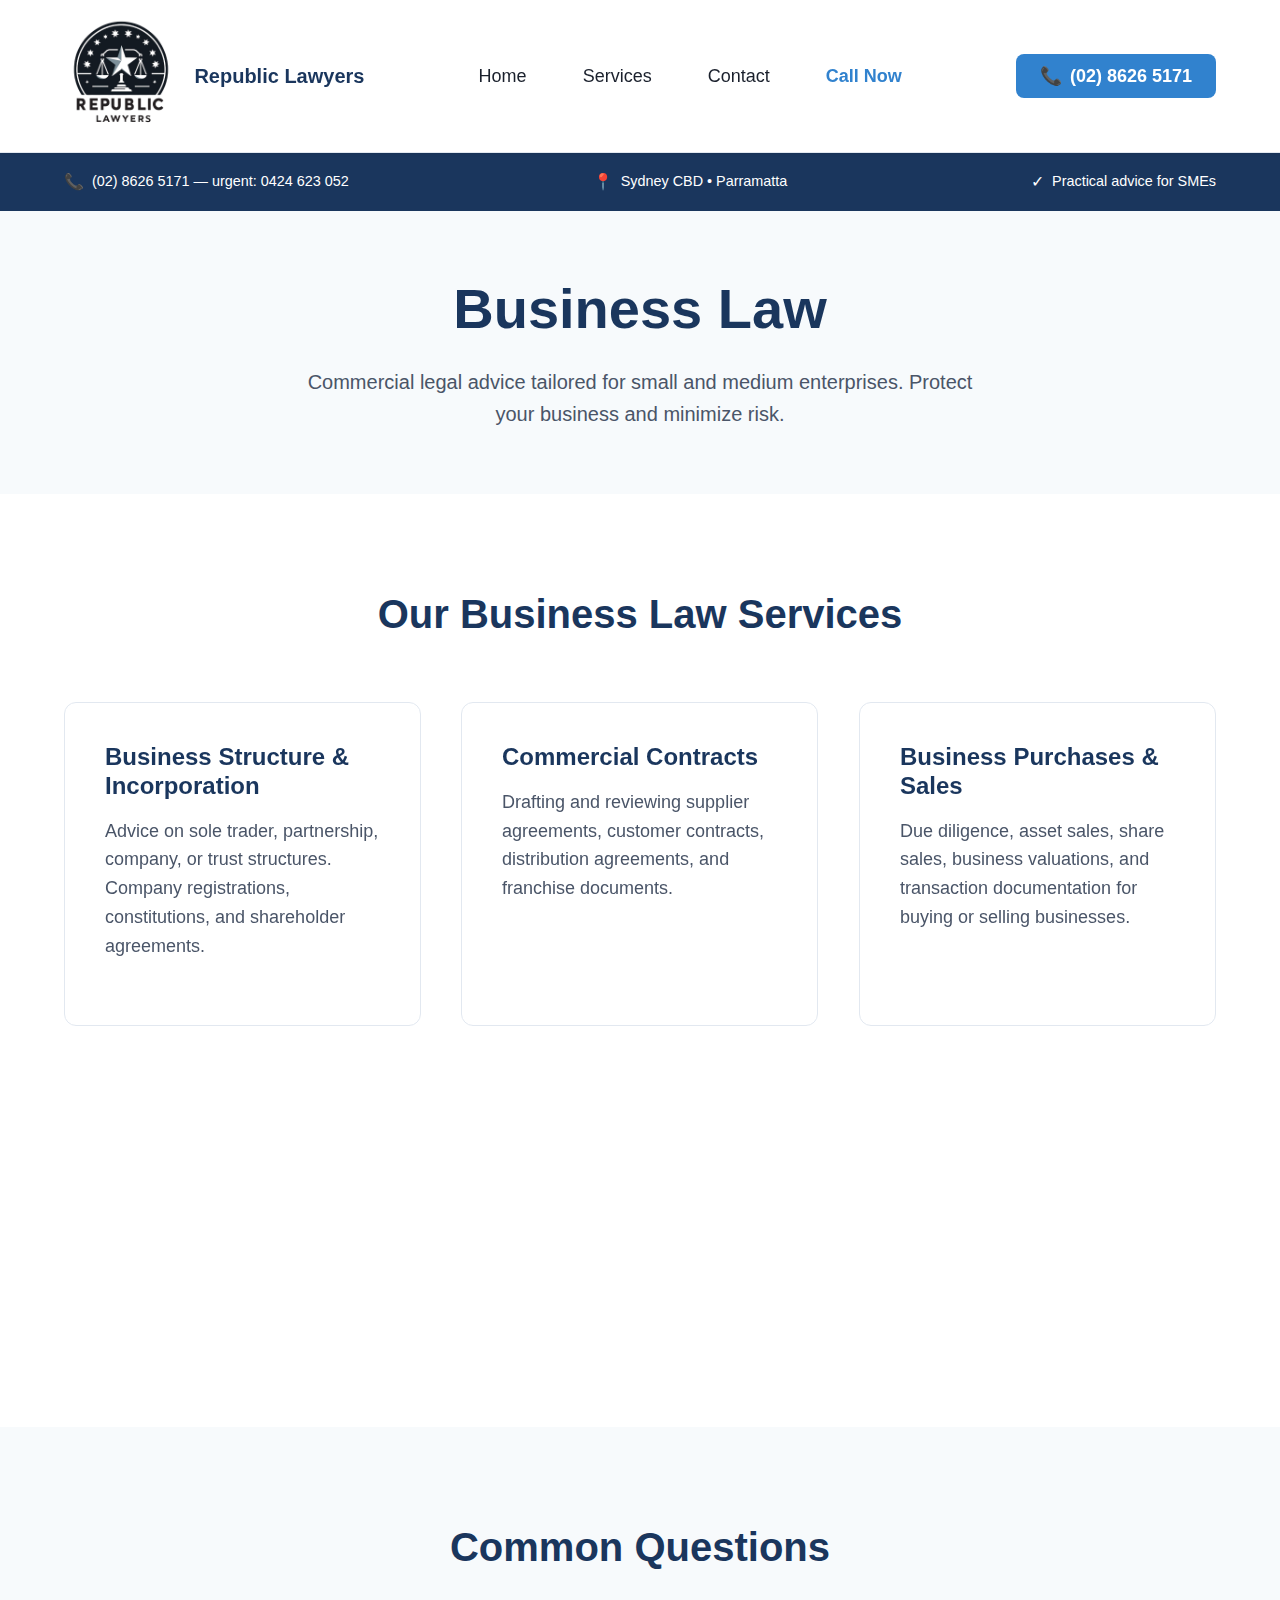
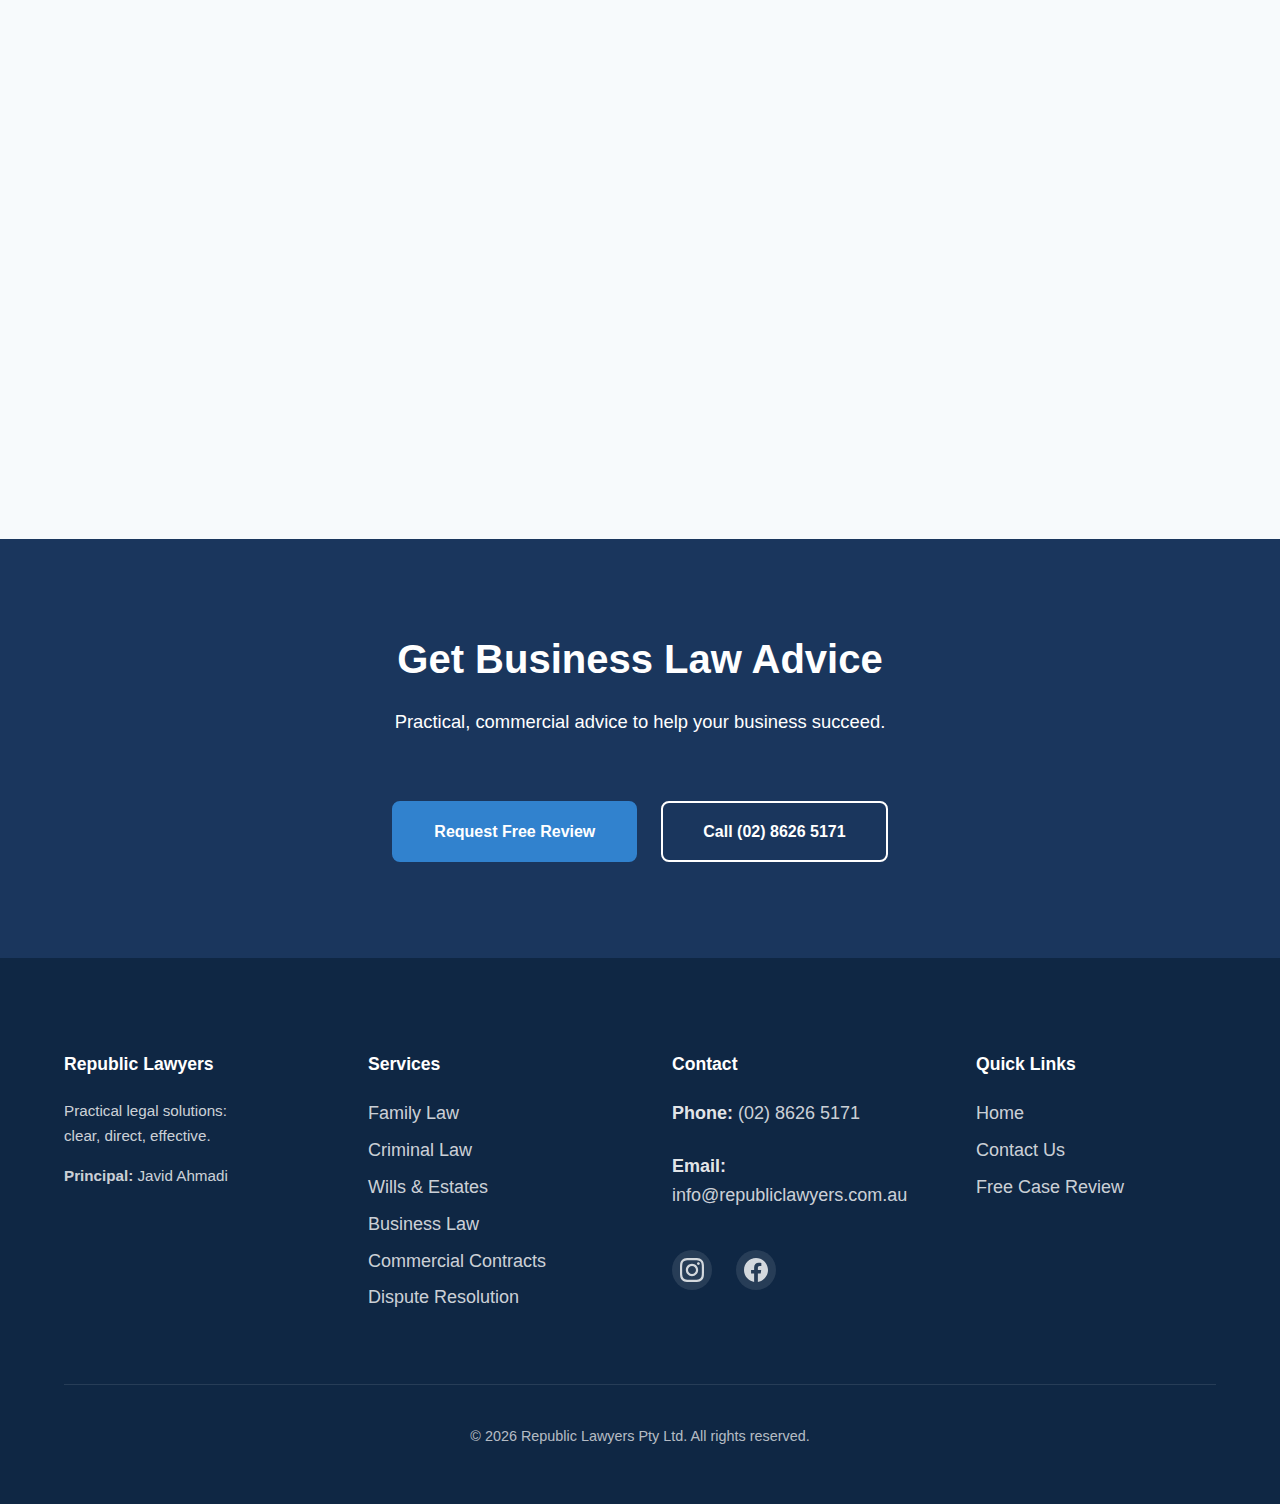
<file: services/business-law.html>
<!DOCTYPE html>
<html lang="en">
<head>
  <meta charset="UTF-8">
  <meta name="viewport" content="width=device-width, initial-scale=1.0">
  <meta name="description" content="Business law advice for SMEs. Contracts, disputes, commercial advice. Sydney business lawyers. Free case review.">
  <meta name="keywords" content="business lawyer Sydney, commercial law, SME legal advice, corporate lawyer, business disputes">
  
  <title>Business Lawyer Sydney — Commercial Advice for SMEs — Republic Lawyers</title>
  
  <link rel="stylesheet" href="/styles/main.css">
  <link rel="icon" type="image/x-icon" href="/assets/favicon.ico">
  
  <script type="application/ld+json">
  {
    "@context": "https://schema.org",
    "@type": "Service",
    "serviceType": "Business Law",
    "provider": {
      "@type": "LegalService",
      "name": "Republic Lawyers Pty Ltd",
      "telephone": "+61286265171"
    },
    "areaServed": "Sydney, Australia",
    "description": "Contracts, disputes, commercial advice for SMEs."
  }
  </script>
</head>
<body>
  
  <header class="site-header" role="banner">
    <div class="header-container">
      <a href="/" class="logo" aria-label="Republic Lawyers - Home">
        <img src="/assets/logo.png" alt="Republic Lawyers Logo" class="logo-image">
        <span class="logo-text">Republic Lawyers</span>
      </a>
      
      <button class="mobile-menu-toggle" aria-label="Toggle navigation menu" aria-expanded="false">
        <span class="hamburger"></span>
      </button>
      
      <nav class="main-nav" role="navigation">
        <ul class="nav-list">
          <li><a href="/" class="nav-link">Home</a></li>
          <li class="nav-item-dropdown">
            <a href="#" class="nav-link" aria-haspopup="true">Services</a>
            <ul class="dropdown-menu">
              <li><a href="/services/family-law.html">Family Law</a></li>
              <li><a href="/services/criminal-law.html">Criminal Law</a></li>
              <li><a href="/services/wills-estates.html">Wills & Estates</a></li>
              <li><a href="/services/business-law.html">Business Law</a></li>
              <li><a href="/services/commercial-contracts.html">Commercial Contracts</a></li>
              <li><a href="/services/dispute-resolution.html">Dispute Resolution</a></li>
            </ul>
          </li>
          <li><a href="/contact.html" class="nav-link">Contact</a></li>
          <li><a href="tel:+61286265171" class="nav-link nav-phone">Call Now</a></li>
        </ul>
      </nav>
      
      <a href="tel:+61286265171" class="header-cta-btn">
        <span class="phone-icon" aria-hidden="true">📞</span>
        <span>(02) 8626 5171</span>
      </a>
    </div>
  </header>

  <div class="trust-strip" role="complementary">
    <div class="trust-strip-container">
      <div class="trust-item">
        <span class="trust-icon" aria-hidden="true">📞</span>
        <span>(02) 8626 5171 — urgent: 0424 623 052</span>
      </div>
      <div class="trust-item">
        <span class="trust-icon" aria-hidden="true">📍</span>
        <span>Sydney CBD • Parramatta</span>
      </div>
      <div class="trust-item">
        <span class="trust-icon" aria-hidden="true">✓</span>
        <span>Practical advice for SMEs</span>
      </div>
    </div>
  </div>

  <section class="practice-intro">
    <div class="container">
      <h1>Business Law</h1>
      <p class="practice-lead">Commercial legal advice tailored for small and medium enterprises. Protect your business and minimize risk.</p>
    </div>
  </section>

  <section class="practice-content section">
    <div class="container">
      <div class="section-header">
        <h2>Our Business Law Services</h2>
      </div>
      
      <div class="services-grid">
        <article class="service-card reveal">
          <h3 class="service-card-title">Business Structure & Incorporation</h3>
          <p class="service-card-description">
            Advice on sole trader, partnership, company, or trust structures. Company registrations, constitutions, and shareholder agreements.
          </p>
        </article>

        <article class="service-card reveal">
          <h3 class="service-card-title">Commercial Contracts</h3>
          <p class="service-card-description">
            Drafting and reviewing supplier agreements, customer contracts, distribution agreements, and franchise documents.
          </p>
        </article>

        <article class="service-card reveal">
          <h3 class="service-card-title">Business Purchases & Sales</h3>
          <p class="service-card-description">
            Due diligence, asset sales, share sales, business valuations, and transaction documentation for buying or selling businesses.
          </p>
        </article>

        <article class="service-card reveal">
          <h3 class="service-card-title">Employment Law</h3>
          <p class="service-card-description">
            Employment contracts, workplace policies, unfair dismissal, and compliance with Fair Work Act obligations.
          </p>
        </article>

        <article class="service-card reveal">
          <h3 class="service-card-title">Intellectual Property</h3>
          <p class="service-card-description">
            Trademark registration, IP licensing, confidentiality agreements, and protecting your business assets.
          </p>
        </article>

        <article class="service-card reveal">
          <h3 class="service-card-title">Business Disputes</h3>
          <p class="service-card-description">
            Partner disputes, shareholder conflicts, breach of contract claims, and commercial litigation.
          </p>
        </article>
      </div>
    </div>
  </section>

  <section class="faq-section section">
    <div class="container">
      <div class="section-header">
        <h2>Common Questions</h2>
      </div>
      
      <div class="faq-list">
        <div class="faq-item reveal">
          <button class="faq-question" aria-expanded="false">
            <span>Should I incorporate my business?</span>
            <span class="faq-icon" aria-hidden="true">+</span>
          </button>
          <div class="faq-answer" hidden>
            <p>It depends on your circumstances. A company structure provides limited liability protection and tax benefits, but involves more compliance. We assess your situation and recommend the most suitable structure.</p>
          </div>
        </div>

        <div class="faq-item reveal">
          <button class="faq-question" aria-expanded="false">
            <span>Do I need written contracts with clients?</span>
            <span class="faq-icon" aria-hidden="true">+</span>
          </button>
          <div class="faq-answer" hidden>
            <p>Yes. Written contracts clarify expectations, set payment terms, limit liability, and provide legal protection if disputes arise. They're essential for professional businesses.</p>
          </div>
        </div>

        <div class="faq-item reveal">
          <button class="faq-question" aria-expanded="false">
            <span>How do I protect my business name and brand?</span>
            <span class="faq-icon" aria-hidden="true">+</span>
          </button>
          <div class="faq-answer" hidden>
            <p>Register your business name with ASIC and consider trademark registration with IP Australia. Trademarks provide stronger protection and prevent competitors from using similar branding.</p>
          </div>
        </div>

        <div class="faq-item reveal">
          <button class="faq-question" aria-expanded="false">
            <span>What should be in a shareholder agreement?</span>
            <span class="faq-icon" aria-hidden="true">+</span>
          </button>
          <div class="faq-answer" hidden>
            <p>Key clauses include shareholding percentages, decision-making processes, director appointments, dividend policies, dispute resolution, and exit mechanisms (buy-sell provisions). We draft agreements tailored to your business.</p>
          </div>
        </div>
      </div>
    </div>
  </section>

  <section class="contact-cta section">
    <div class="container">
      <div class="section-header">
        <h2>Get Business Law Advice</h2>
        <p class="section-intro">Practical, commercial advice to help your business succeed.</p>
      </div>
      
      <div class="hero-ctas" style="justify-content: center; margin-top: var(--space-lg);">
        <a href="/contact.html#free-review" class="btn btn-primary btn-pulse">Request Free Review</a>
        <a href="tel:+61286265171" class="btn btn-secondary">Call (02) 8626 5171</a>
      </div>
    </div>
  </section>

  <footer class="site-footer" role="contentinfo">
    <div class="footer-container">
      <div class="footer-grid">
        <div class="footer-section">
          <h3 class="footer-heading">Republic Lawyers</h3>
          <p class="footer-text">Practical legal solutions:<br>clear, direct, effective.</p>
          <p class="footer-text"><strong>Principal:</strong> Javid Ahmadi</p>
        </div>
        
        <div class="footer-section">
          <h3 class="footer-heading">Services</h3>
          <ul class="footer-list">
            <li><a href="/services/family-law.html">Family Law</a></li>
            <li><a href="/services/criminal-law.html">Criminal Law</a></li>
            <li><a href="/services/wills-estates.html">Wills & Estates</a></li>
            <li><a href="/services/business-law.html">Business Law</a></li>
            <li><a href="/services/commercial-contracts.html">Commercial Contracts</a></li>
            <li><a href="/services/dispute-resolution.html">Dispute Resolution</a></li>
          </ul>
        </div>
        
        <div class="footer-section">
          <h3 class="footer-heading">Contact</h3>
          <ul class="footer-list footer-contact">
            <li><strong>Phone:</strong> <a href="tel:+61286265171">(02) 8626 5171</a></li>
            <li><strong>Email:</strong> <a href="mailto:info@republiclawyers.com.au">info@republiclawyers.com.au</a></li>
          </ul>
          <div class="footer-social">
            <a href="https://www.instagram.com/republic.lawyers/" target="_blank" rel="noopener noreferrer" aria-label="Follow us on Instagram" class="social-link social-link-instagram">
              <svg width="24" height="24" viewBox="0 0 24 24" fill="currentColor" aria-hidden="true">
                <path d="M12 2.163c3.204 0 3.584.012 4.85.07 3.252.148 4.771 1.691 4.919 4.919.058 1.265.069 1.645.069 4.849 0 3.205-.012 3.584-.069 4.849-.149 3.225-1.664 4.771-4.919 4.919-1.266.058-1.644.07-4.85.07-3.204 0-3.584-.012-4.849-.07-3.26-.149-4.771-1.699-4.919-4.92-.058-1.265-.07-1.644-.07-4.849 0-3.204.013-3.583.07-4.849.149-3.227 1.664-4.771 4.919-4.919 1.266-.057 1.645-.069 4.849-.069zm0-2.163c-3.259 0-3.667.014-4.947.072-4.358.2-6.78 2.618-6.98 6.98-.059 1.281-.073 1.689-.073 4.948 0 3.259.014 3.668.072 4.948.2 4.358 2.618 6.78 6.98 6.98 1.281.058 1.689.072 4.948.072 3.259 0 3.668-.014 4.948-.072 4.354-.2 6.782-2.618 6.979-6.98.059-1.28.073-1.689.073-4.948 0-3.259-.014-3.667-.072-4.947-.196-4.354-2.617-6.78-6.979-6.98-1.281-.059-1.69-.073-4.949-.073zm0 5.838c-3.403 0-6.162 2.759-6.162 6.162s2.759 6.163 6.162 6.163 6.162-2.759 6.162-6.163c0-3.403-2.759-6.162-6.162-6.162zm0 10.162c-2.209 0-4-1.79-4-4 0-2.209 1.791-4 4-4s4 1.791 4 4c0 2.21-1.791 4-4 4zm6.406-11.845c-.796 0-1.441.645-1.441 1.44s.645 1.44 1.441 1.44c.795 0 1.439-.645 1.439-1.44s-.644-1.44-1.439-1.44z"/>
              </svg>
            </a>
            <a href="https://www.facebook.com/republiclawyers" target="_blank" rel="noopener noreferrer" aria-label="Follow us on Facebook" class="social-link social-link-facebook">
              <svg width="24" height="24" viewBox="0 0 24 24" fill="currentColor" aria-hidden="true">
                <path d="M24 12.073c0-6.627-5.373-12-12-12s-12 5.373-12 12c0 5.99 4.388 10.954 10.125 11.854v-8.385H7.078v-3.47h3.047V9.43c0-3.007 1.792-4.669 4.533-4.669 1.312 0 2.686.235 2.686.235v2.953H15.83c-1.491 0-1.956.925-1.956 1.874v2.25h3.328l-.532 3.47h-2.796v8.385C19.612 23.027 24 18.062 24 12.073z"/>
              </svg>
            </a>
          </div>
        </div>
        
        <div class="footer-section">
          <h3 class="footer-heading">Quick Links</h3>
          <ul class="footer-list">
            <li><a href="/">Home</a></li>
            <li><a href="/contact.html">Contact Us</a></li>
            <li><a href="/contact.html#free-review">Free Case Review</a></li>
          </ul>
        </div>
      </div>
      
      <div class="footer-bottom">
        <p>&copy; 2025 Republic Lawyers Pty Ltd. All rights reserved.</p>
      </div>
    </div>
  </footer>

  <script src="/scripts/main.js"></script>
</body>
</html>
</file>
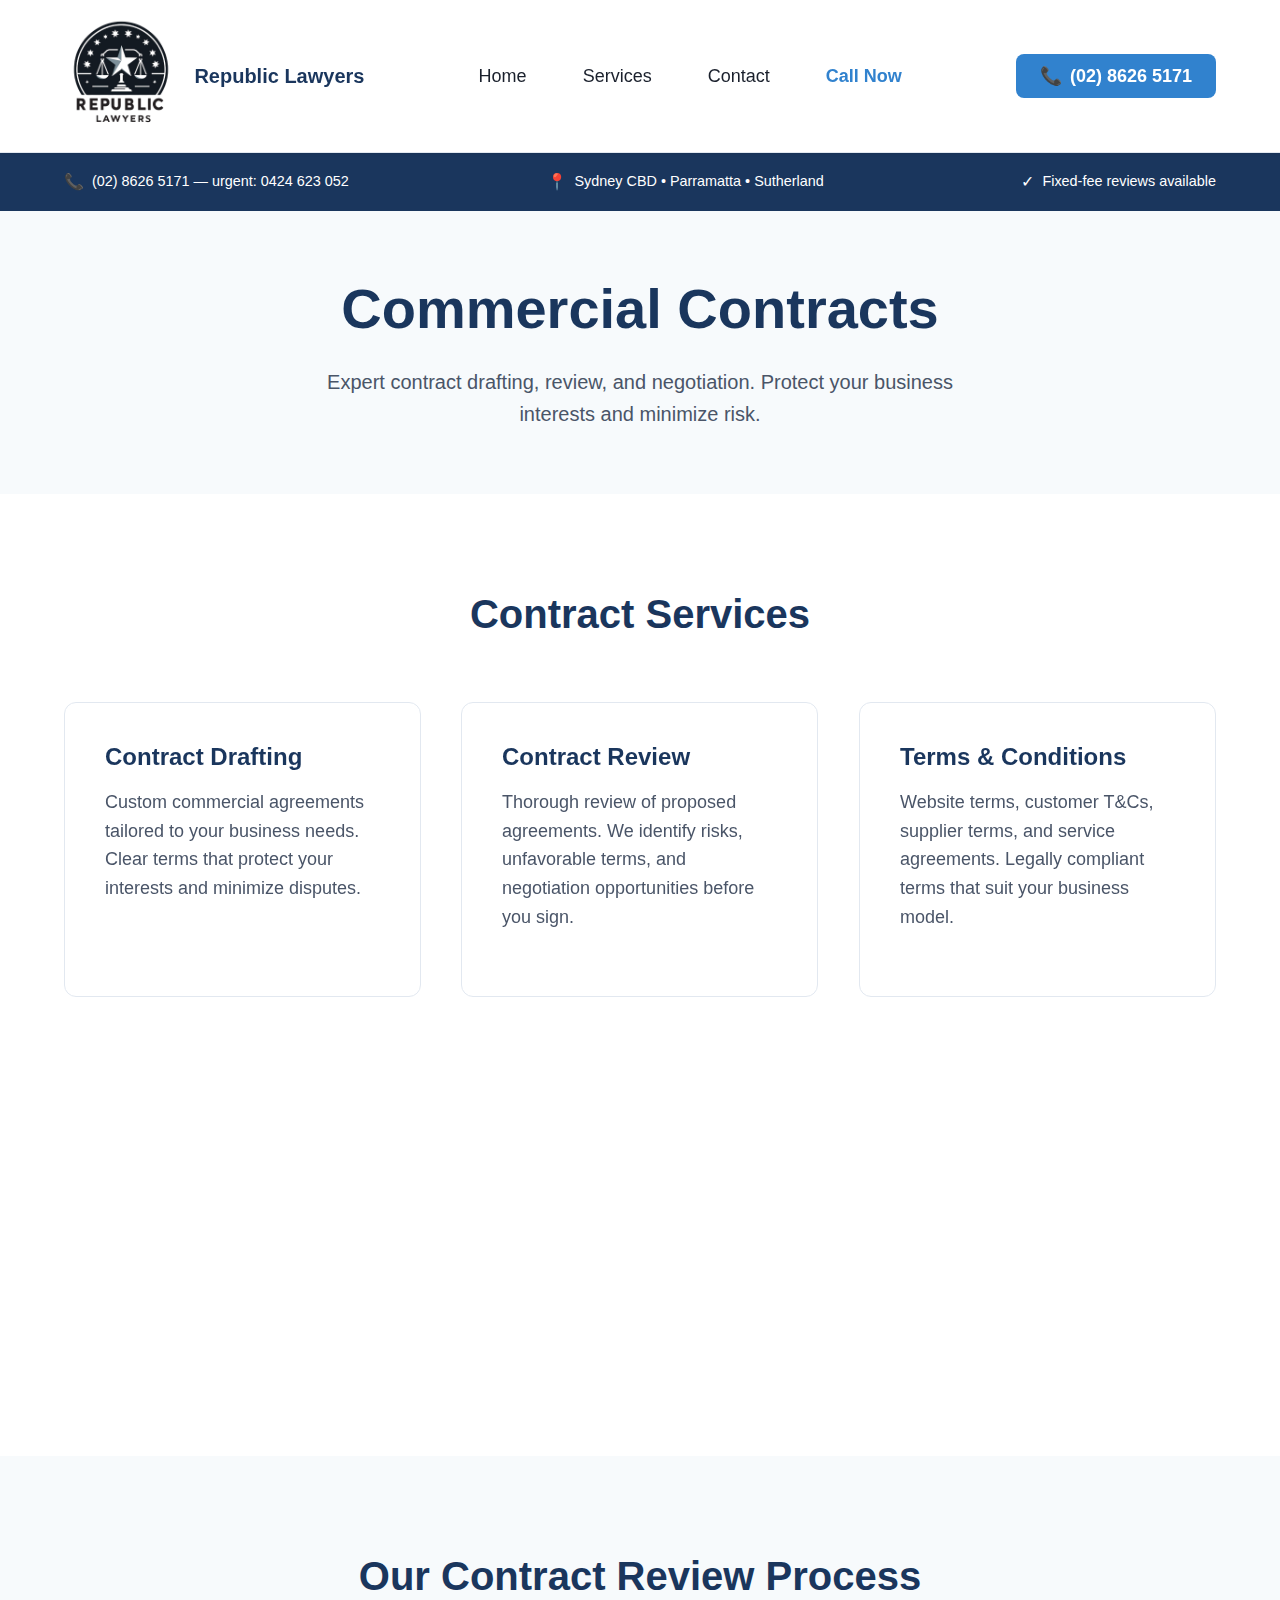
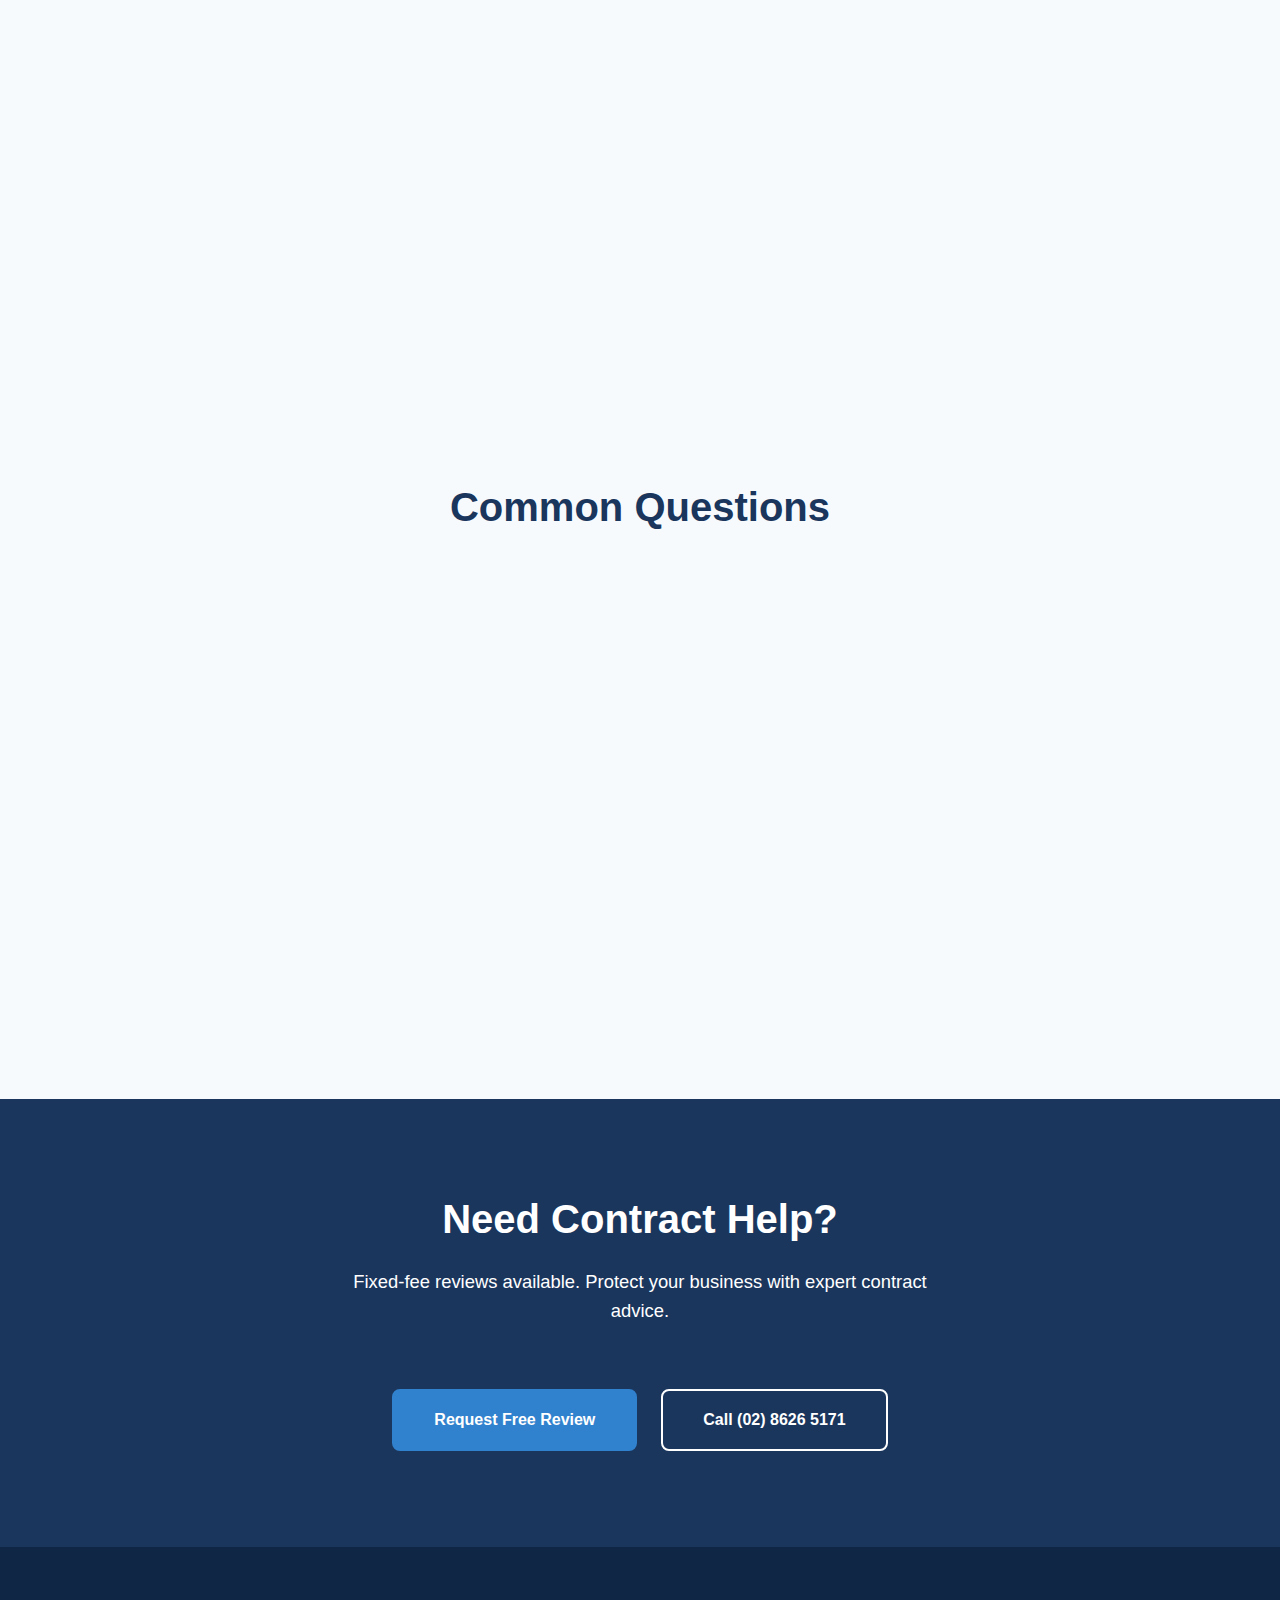
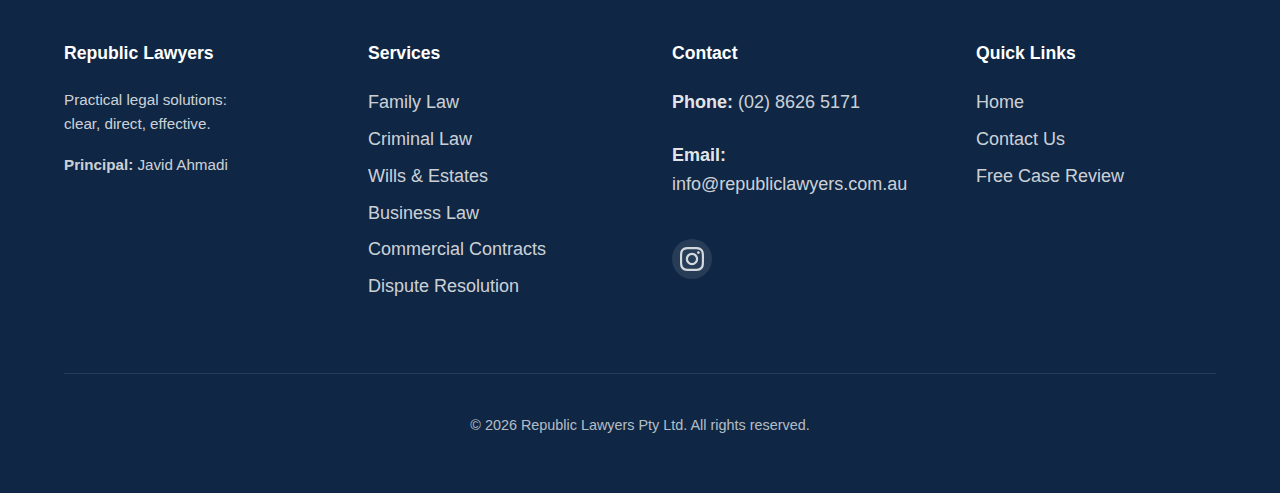
<file: services/commercial-contracts.html>
<!DOCTYPE html>
<html lang="en">
<head>
  <meta charset="UTF-8">
  <meta name="viewport" content="width=device-width, initial-scale=1.0">
  <meta name="description" content="Commercial contract drafting and negotiation to reduce business risk. Expert contract lawyers in Sydney.">
  <meta name="keywords" content="contract lawyer Sydney, commercial contracts, contract review, contract drafting, business agreements">
  
  <title>Commercial Contracts — Drafting & Review — Republic Lawyers</title>
  
  <link rel="stylesheet" href="/styles/main.css">
  <link rel="icon" type="image/x-icon" href="/assets/favicon.ico">
  
  <script type="application/ld+json">
  {
    "@context": "https://schema.org",
    "@type": "Service",
    "serviceType": "Commercial Contracts",
    "provider": {
      "@type": "LegalService",
      "name": "Republic Lawyers Pty Ltd",
      "telephone": "+61286265171"
    },
    "areaServed": "Sydney, Australia",
    "description": "Drafting & negotiation to reduce business risk."
  }
  </script>
</head>
<body>
  
  <header class="site-header" role="banner">
    <div class="header-container">
      <a href="/" class="logo" aria-label="Republic Lawyers - Home">
        <img src="/assets/logo.png" alt="Republic Lawyers Logo" class="logo-image">
        <span class="logo-text">Republic Lawyers</span>
      </a>
      
      <button class="mobile-menu-toggle" aria-label="Toggle navigation menu" aria-expanded="false">
        <span class="hamburger"></span>
      </button>
      
      <nav class="main-nav" role="navigation">
        <ul class="nav-list">
          <li><a href="/" class="nav-link">Home</a></li>
          <li class="nav-item-dropdown">
            <a href="#" class="nav-link" aria-haspopup="true">Services</a>
            <ul class="dropdown-menu">
              <li><a href="/services/family-law.html">Family Law</a></li>
              <li><a href="/services/criminal-law.html">Criminal Law</a></li>
              <li><a href="/services/wills-estates.html">Wills & Estates</a></li>
              <li><a href="/services/business-law.html">Business Law</a></li>
              <li><a href="/services/commercial-contracts.html">Commercial Contracts</a></li>
              <li><a href="/services/dispute-resolution.html">Dispute Resolution</a></li>
            </ul>
          </li>
          <li><a href="/contact.html" class="nav-link">Contact</a></li>
          <li><a href="tel:+61286265171" class="nav-link nav-phone">Call Now</a></li>
        </ul>
      </nav>
      
      <a href="tel:+61286265171" class="header-cta-btn">
        <span class="phone-icon" aria-hidden="true">📞</span>
        <span>(02) 8626 5171</span>
      </a>
    </div>
  </header>

  <div class="trust-strip" role="complementary">
    <div class="trust-strip-container">
      <div class="trust-item">
        <span class="trust-icon" aria-hidden="true">📞</span>
        <span>(02) 8626 5171 — urgent: 0424 623 052</span>
      </div>
      <div class="trust-item">
        <span class="trust-icon" aria-hidden="true">📍</span>
        <span>Sydney CBD • Parramatta • Sutherland</span>
      </div>
      <div class="trust-item">
        <span class="trust-icon" aria-hidden="true">✓</span>
        <span>Fixed-fee reviews available</span>
      </div>
    </div>
  </div>

  <section class="practice-intro">
    <div class="container">
      <h1>Commercial Contracts</h1>
      <p class="practice-lead">Expert contract drafting, review, and negotiation. Protect your business interests and minimize risk.</p>
    </div>
  </section>

  <section class="practice-content section">
    <div class="container">
      <div class="section-header">
        <h2>Contract Services</h2>
      </div>
      
      <div class="services-grid">
        <article class="service-card reveal">
          <h3 class="service-card-title">Contract Drafting</h3>
          <p class="service-card-description">
            Custom commercial agreements tailored to your business needs. Clear terms that protect your interests and minimize disputes.
          </p>
        </article>

        <article class="service-card reveal">
          <h3 class="service-card-title">Contract Review</h3>
          <p class="service-card-description">
            Thorough review of proposed agreements. We identify risks, unfavorable terms, and negotiation opportunities before you sign.
          </p>
        </article>

        <article class="service-card reveal">
          <h3 class="service-card-title">Terms & Conditions</h3>
          <p class="service-card-description">
            Website terms, customer T&Cs, supplier terms, and service agreements. Legally compliant terms that suit your business model.
          </p>
        </article>

        <article class="service-card reveal">
          <h3 class="service-card-title">Supplier Agreements</h3>
          <p class="service-card-description">
            Vendor contracts, supply agreements, distribution agreements, and manufacturing contracts with favorable commercial terms.
          </p>
        </article>

        <article class="service-card reveal">
          <h3 class="service-card-title">Service Agreements</h3>
          <p class="service-card-description">
            Professional services contracts, consulting agreements, and client engagement letters with clear scope and payment terms.
          </p>
        </article>

        <article class="service-card reveal">
          <h3 class="service-card-title">Confidentiality & IP Agreements</h3>
          <p class="service-card-description">
            Non-disclosure agreements (NDAs), intellectual property assignments, and licensing agreements to protect your business assets.
          </p>
        </article>
      </div>
    </div>
  </section>

  <section class="how-we-help section section-alt">
    <div class="container">
      <div class="section-header">
        <h2>Our Contract Review Process</h2>
      </div>
      
      <div class="steps-grid">
        <div class="step reveal">
          <div class="step-number" aria-hidden="true">1</div>
          <h3 class="step-title">Understand Context</h3>
          <p class="step-desc">We learn about your business relationship, commercial objectives, and risk tolerance.</p>
        </div>
        
        <div class="step reveal">
          <div class="step-number" aria-hidden="true">2</div>
          <h3 class="step-title">Identify Risks</h3>
          <p class="step-desc">Thorough review to spot unfavorable clauses, missing protections, and negotiation leverage.</p>
        </div>
        
        <div class="step reveal">
          <div class="step-number" aria-hidden="true">3</div>
          <h3 class="step-title">Practical Advice</h3>
          <p class="step-desc">Clear recommendations on what to negotiate, what to accept, and how to proceed.</p>
        </div>
      </div>
    </div>
  </section>

  <section class="faq-section section">
    <div class="container">
      <div class="section-header">
        <h2>Common Questions</h2>
      </div>
      
      <div class="faq-list">
        <div class="faq-item reveal">
          <button class="faq-question" aria-expanded="false">
            <span>Do I need a lawyer to review every contract?</span>
            <span class="faq-icon" aria-hidden="true">+</span>
          </button>
          <div class="faq-answer" hidden>
            <p>For significant agreements (major suppliers, large clients, long-term commitments), yes. A legal review can identify costly risks and save multiples of the legal fee in avoided disputes or better terms.</p>
          </div>
        </div>

        <div class="faq-item reveal">
          <button class="faq-question" aria-expanded="false">
            <span>How long does a contract review take?</span>
            <span class="faq-icon" aria-hidden="true">+</span>
          </button>
          <div class="faq-answer" hidden>
            <p>Most contract reviews are completed within 2–5 business days. Urgent reviews can be expedited. Turnaround depends on contract complexity and length.</p>
          </div>
        </div>

        <div class="faq-item reveal">
          <button class="faq-question" aria-expanded="false">
            <span>Can you draft contracts from templates?</span>
            <span class="faq-icon" aria-hidden="true">+</span>
          </button>
          <div class="faq-answer" hidden>
            <p>Yes, for recurring agreements we can create tailored templates. This reduces costs for future similar contracts while maintaining legal protection and quality.</p>
          </div>
        </div>

        <div class="faq-item reveal">
          <button class="faq-question" aria-expanded="false">
            <span>What's the cost of contract review?</span>
            <span class="faq-icon" aria-hidden="true">+</span>
          </button>
          <div class="faq-answer" hidden>
            <p>We offer fixed-fee reviews for standard contracts. Complex agreements are quoted after initial assessment. We provide transparent pricing upfront.</p>
          </div>
        </div>
      </div>
    </div>
  </section>

  <section class="contact-cta section">
    <div class="container">
      <div class="section-header">
        <h2>Need Contract Help?</h2>
        <p class="section-intro">Fixed-fee reviews available. Protect your business with expert contract advice.</p>
      </div>
      
      <div class="hero-ctas" style="justify-content: center; margin-top: var(--space-lg);">
        <a href="/contact.html#free-review" class="btn btn-primary btn-pulse">Request Free Review</a>
        <a href="tel:+61286265171" class="btn btn-secondary">Call (02) 8626 5171</a>
      </div>
    </div>
  </section>

  <footer class="site-footer" role="contentinfo">
    <div class="footer-container">
      <div class="footer-grid">
        <div class="footer-section">
          <h3 class="footer-heading">Republic Lawyers</h3>
          <p class="footer-text">Practical legal solutions:<br>clear, direct, effective.</p>
          <p class="footer-text"><strong>Principal:</strong> Javid Ahmadi</p>
        </div>
        
        <div class="footer-section">
          <h3 class="footer-heading">Services</h3>
          <ul class="footer-list">
            <li><a href="/services/family-law.html">Family Law</a></li>
            <li><a href="/services/criminal-law.html">Criminal Law</a></li>
            <li><a href="/services/wills-estates.html">Wills & Estates</a></li>
            <li><a href="/services/business-law.html">Business Law</a></li>
            <li><a href="/services/commercial-contracts.html">Commercial Contracts</a></li>
            <li><a href="/services/dispute-resolution.html">Dispute Resolution</a></li>
          </ul>
        </div>
        
        <div class="footer-section">
          <h3 class="footer-heading">Contact</h3>
          <ul class="footer-list footer-contact">
            <li><strong>Phone:</strong> <a href="tel:+61286265171">(02) 8626 5171</a></li>
            <li><strong>Email:</strong> <a href="mailto:info@republiclawyers.com.au">info@republiclawyers.com.au</a></li>
          </ul>
          <div class="footer-social">
            <a href="https://www.instagram.com/republic.lawyers/" target="_blank" rel="noopener noreferrer" aria-label="Follow us on Instagram" class="social-link">
              <svg width="24" height="24" viewBox="0 0 24 24" fill="currentColor" aria-hidden="true">
                <path d="M12 2.163c3.204 0 3.584.012 4.85.07 3.252.148 4.771 1.691 4.919 4.919.058 1.265.069 1.645.069 4.849 0 3.205-.012 3.584-.069 4.849-.149 3.225-1.664 4.771-4.919 4.919-1.266.058-1.644.07-4.85.07-3.204 0-3.584-.012-4.849-.07-3.26-.149-4.771-1.699-4.919-4.92-.058-1.265-.07-1.644-.07-4.849 0-3.204.013-3.583.07-4.849.149-3.227 1.664-4.771 4.919-4.919 1.266-.057 1.645-.069 4.849-.069zm0-2.163c-3.259 0-3.667.014-4.947.072-4.358.2-6.78 2.618-6.98 6.98-.059 1.281-.073 1.689-.073 4.948 0 3.259.014 3.668.072 4.948.2 4.358 2.618 6.78 6.98 6.98 1.281.058 1.689.072 4.948.072 3.259 0 3.668-.014 4.948-.072 4.354-.2 6.782-2.618 6.979-6.98.059-1.28.073-1.689.073-4.948 0-3.259-.014-3.667-.072-4.947-.196-4.354-2.617-6.78-6.979-6.98-1.281-.059-1.69-.073-4.949-.073zm0 5.838c-3.403 0-6.162 2.759-6.162 6.162s2.759 6.163 6.162 6.163 6.162-2.759 6.162-6.163c0-3.403-2.759-6.162-6.162-6.162zm0 10.162c-2.209 0-4-1.79-4-4 0-2.209 1.791-4 4-4s4 1.791 4 4c0 2.21-1.791 4-4 4zm6.406-11.845c-.796 0-1.441.645-1.441 1.44s.645 1.44 1.441 1.44c.795 0 1.439-.645 1.439-1.44s-.644-1.44-1.439-1.44z"/>
              </svg>
            </a>
          </div>
        </div>
        
        <div class="footer-section">
          <h3 class="footer-heading">Quick Links</h3>
          <ul class="footer-list">
            <li><a href="/">Home</a></li>
            <li><a href="/contact.html">Contact Us</a></li>
            <li><a href="/contact.html#free-review">Free Case Review</a></li>
          </ul>
        </div>
      </div>
      
      <div class="footer-bottom">
        <p>&copy; 2025 Republic Lawyers Pty Ltd. All rights reserved.</p>
      </div>
    </div>
  </footer>

  <script src="/scripts/main.js"></script>
</body>
</html>
</file>
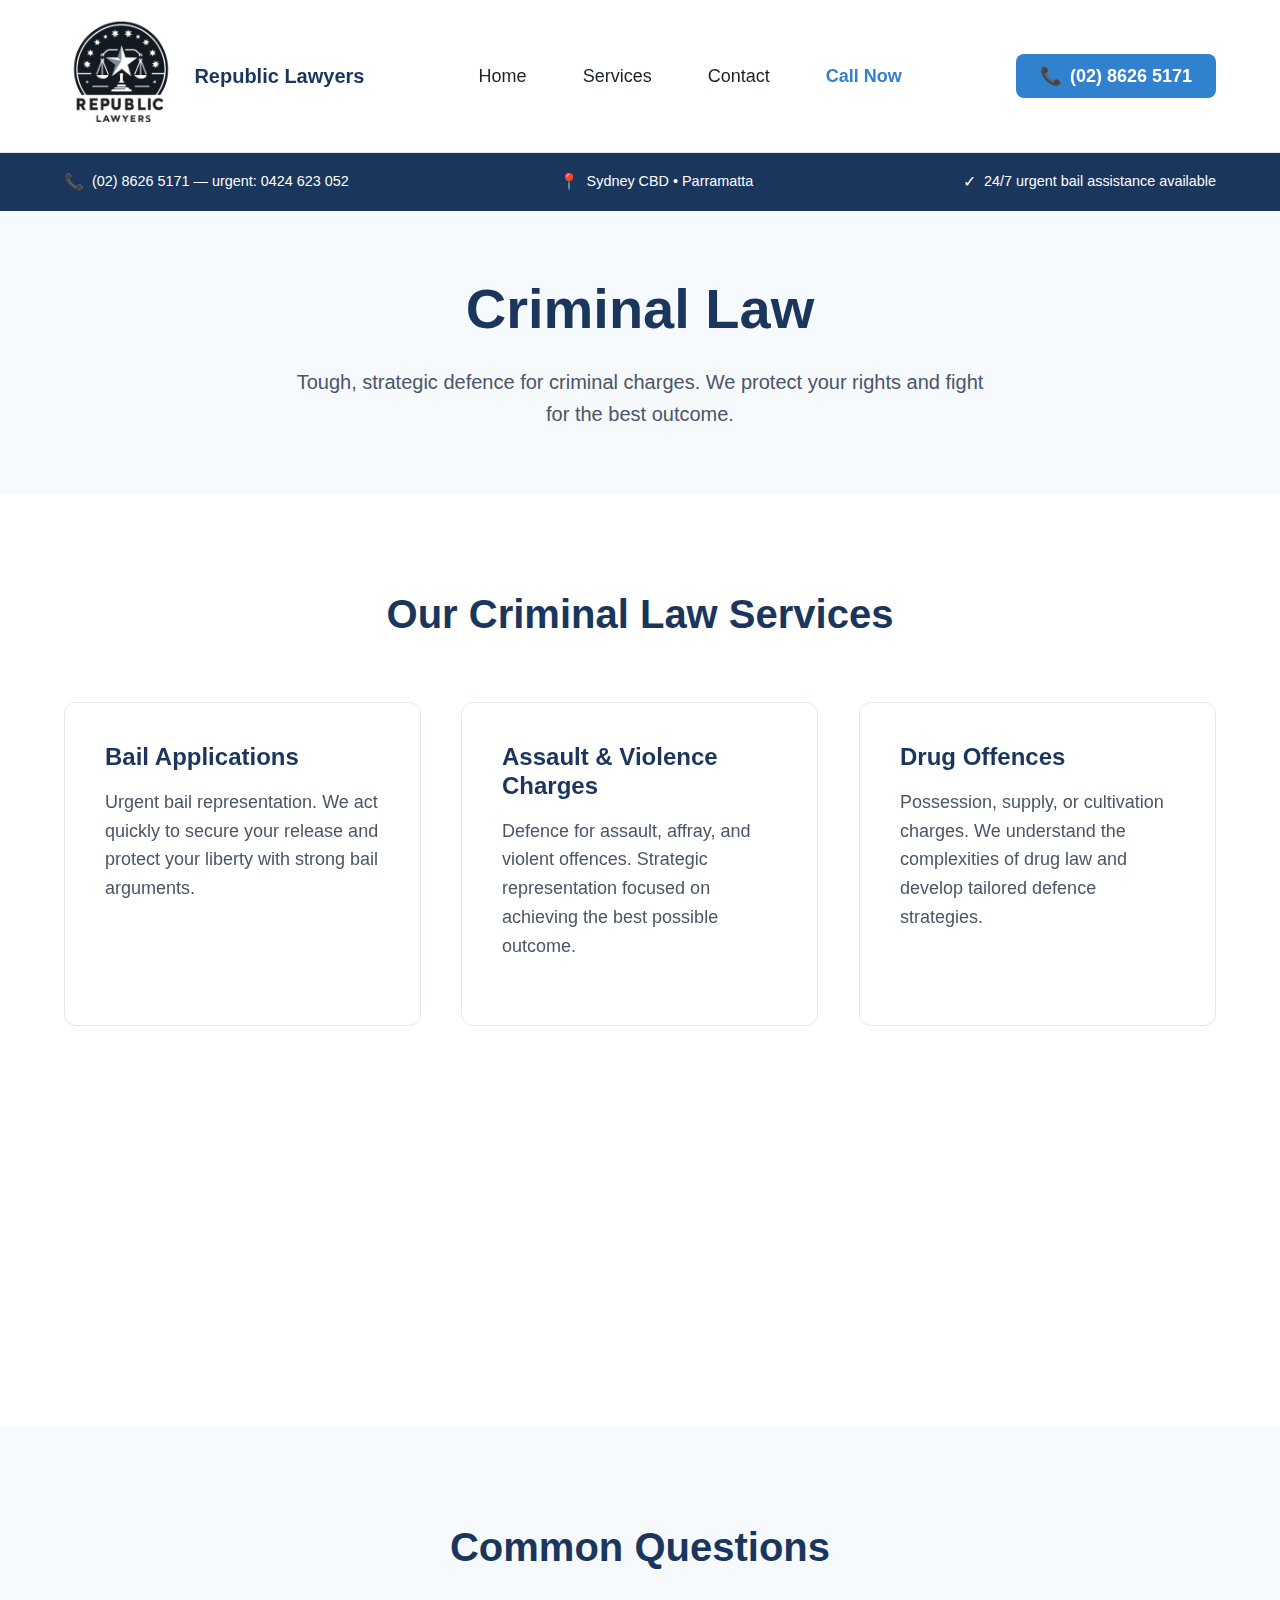
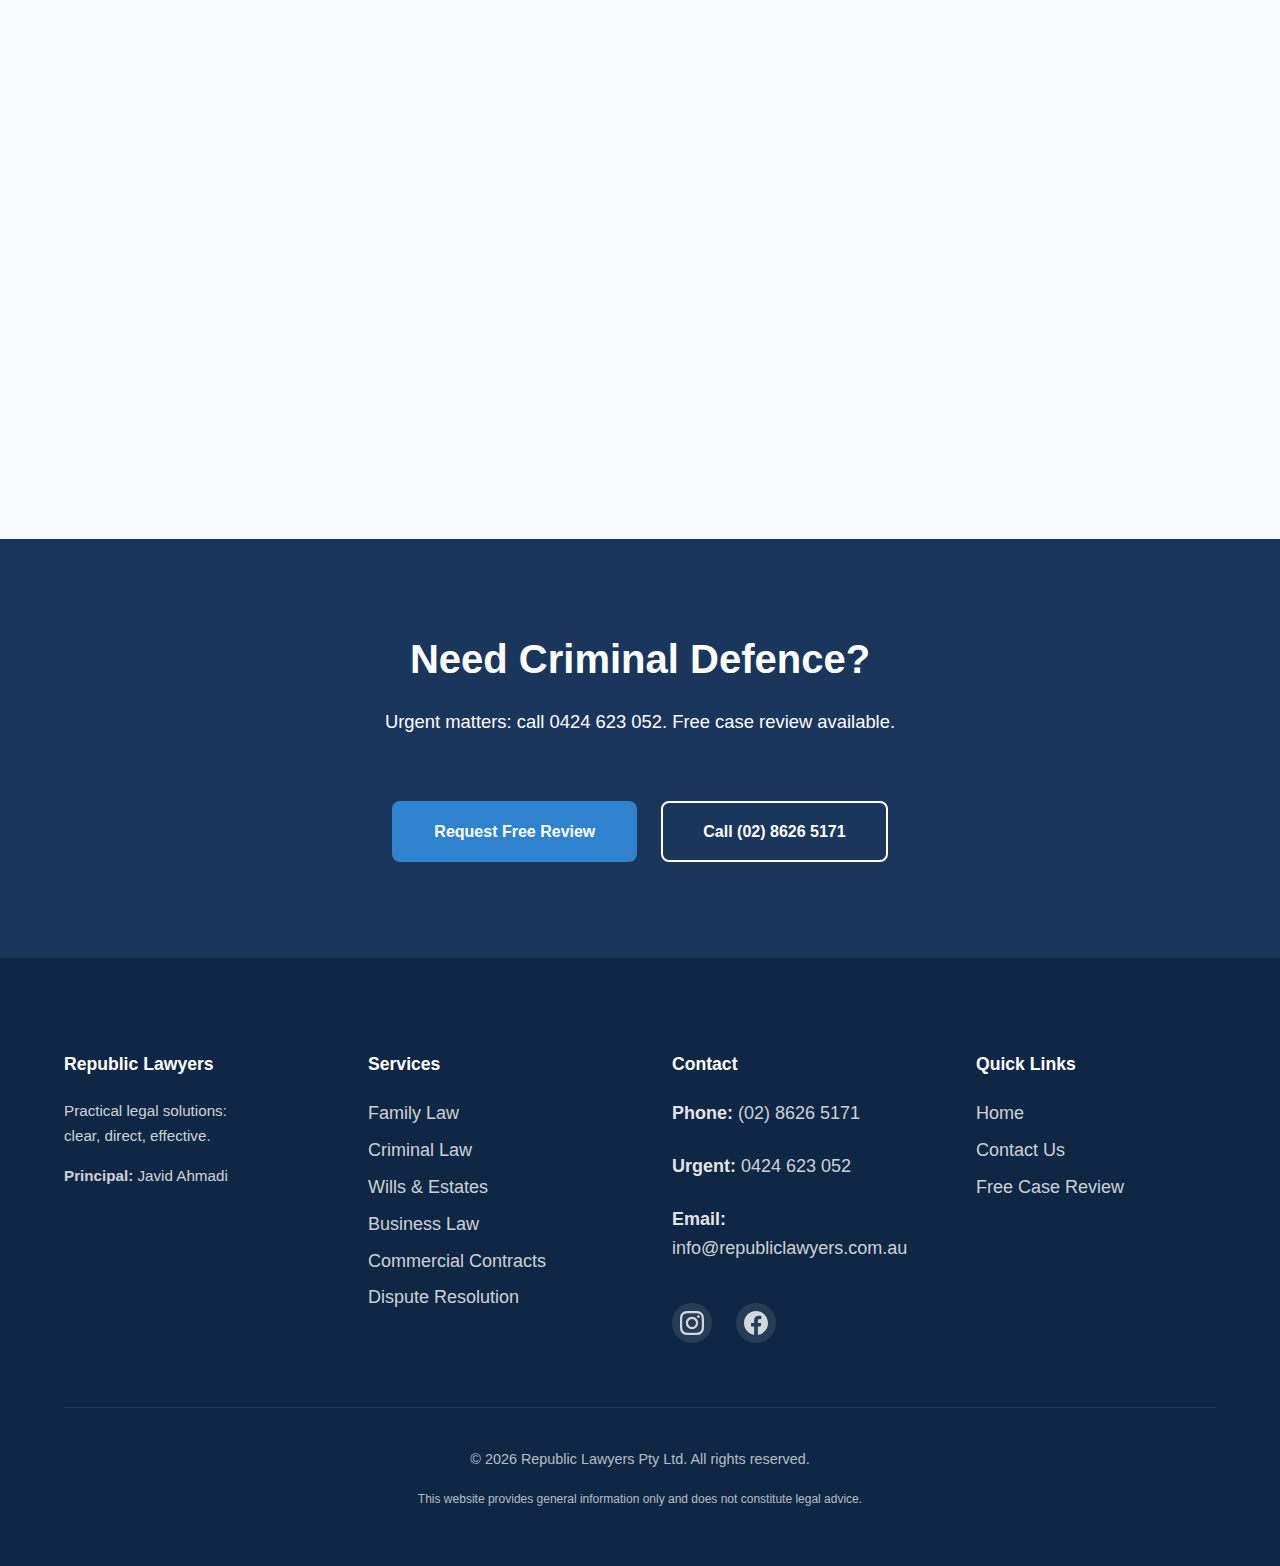
<file: services/criminal-law.html>
<!DOCTYPE html>
<html lang="en">
<head>
  <meta charset="UTF-8">
  <meta name="viewport" content="width=device-width, initial-scale=1.0">
  <meta name="description" content="Experienced criminal defence lawyers in Sydney. Bail, charges, court representation. Free case review. Call (02) 8626 5171.">
  <meta name="keywords" content="criminal lawyer Sydney, defence lawyer, bail application, court representation, traffic offences">
  
  <title>Criminal Lawyer Sydney — Tough, Strategic Defence — Republic Lawyers</title>
  
  <link rel="stylesheet" href="/styles/main.css">
  <link rel="icon" type="image/x-icon" href="/assets/favicon.ico">
  
  <script type="application/ld+json">
  {
    "@context": "https://schema.org",
    "@type": "Service",
    "serviceType": "Criminal Law",
    "provider": {
      "@type": "LegalService",
      "name": "Republic Lawyers Pty Ltd",
      "telephone": "+61286265171"
    },
    "areaServed": "Sydney, Australia",
    "description": "Bail, charges, representation in court. Tough, strategic defence."
  }
  </script>
</head>
<body>
  
  <header class="site-header" role="banner">
    <div class="header-container">
      <a href="/" class="logo" aria-label="Republic Lawyers - Home">
        <img src="/assets/logo.png" alt="Republic Lawyers Logo" class="logo-image">
        <span class="logo-text">Republic Lawyers</span>
      </a>
      
      <button class="mobile-menu-toggle" aria-label="Toggle navigation menu" aria-expanded="false">
        <span class="hamburger"></span>
      </button>
      
      <nav class="main-nav" role="navigation">
        <ul class="nav-list">
          <li><a href="/" class="nav-link">Home</a></li>
          <li class="nav-item-dropdown">
            <a href="#" class="nav-link" aria-haspopup="true">Services</a>
            <ul class="dropdown-menu">
              <li><a href="/services/family-law.html">Family Law</a></li>
              <li><a href="/services/criminal-law.html">Criminal Law</a></li>
              <li><a href="/services/wills-estates.html">Wills & Estates</a></li>
              <li><a href="/services/business-law.html">Business Law</a></li>
              <li><a href="/services/commercial-contracts.html">Commercial Contracts</a></li>
              <li><a href="/services/dispute-resolution.html">Dispute Resolution</a></li>
            </ul>
          </li>
          <li><a href="/contact.html" class="nav-link">Contact</a></li>
          <li><a href="tel:+61286265171" class="nav-link nav-phone">Call Now</a></li>
        </ul>
      </nav>
      
      <a href="tel:+61286265171" class="header-cta-btn">
        <span class="phone-icon" aria-hidden="true">📞</span>
        <span>(02) 8626 5171</span>
      </a>
    </div>
  </header>

  <div class="trust-strip" role="complementary">
    <div class="trust-strip-container">
      <div class="trust-item">
        <span class="trust-icon" aria-hidden="true">📞</span>
        <span>(02) 8626 5171 — urgent: 0424 623 052</span>
      </div>
      <div class="trust-item">
        <span class="trust-icon" aria-hidden="true">📍</span>
        <span>Sydney CBD • Parramatta</span>
      </div>
      <div class="trust-item">
        <span class="trust-icon" aria-hidden="true">✓</span>
        <span>24/7 urgent bail assistance available</span>
      </div>
    </div>
  </div>

  <section class="practice-intro">
    <div class="container">
      <h1>Criminal Law</h1>
      <p class="practice-lead">Tough, strategic defence for criminal charges. We protect your rights and fight for the best outcome.</p>
    </div>
  </section>

  <section class="practice-content section">
    <div class="container">
      <div class="section-header">
        <h2>Our Criminal Law Services</h2>
      </div>
      
      <div class="services-grid">
        <article class="service-card reveal">
          <h3 class="service-card-title">Bail Applications</h3>
          <p class="service-card-description">
            Urgent bail representation. We act quickly to secure your release and protect your liberty with strong bail arguments.
          </p>
        </article>

        <article class="service-card reveal">
          <h3 class="service-card-title">Assault & Violence Charges</h3>
          <p class="service-card-description">
            Defence for assault, affray, and violent offences. Strategic representation focused on achieving the best possible outcome.
          </p>
        </article>

        <article class="service-card reveal">
          <h3 class="service-card-title">Drug Offences</h3>
          <p class="service-card-description">
            Possession, supply, or cultivation charges. We understand the complexities of drug law and develop tailored defence strategies.
          </p>
        </article>

        <article class="service-card reveal">
          <h3 class="service-card-title">Traffic Offences</h3>
          <p class="service-card-description">
            Drink driving, licence suspensions, traffic violations. Protecting your licence and minimizing penalties.
          </p>
        </article>

        <article class="service-card reveal">
          <h3 class="service-card-title">Fraud & Theft</h3>
          <p class="service-card-description">
            White collar crime, fraud, larceny, shoplifting. Comprehensive defence for property and financial offences.
          </p>
        </article>

        <article class="service-card reveal">
          <h3 class="service-card-title">Court Representation</h3>
          <p class="service-card-description">
            Experienced advocacy in Local, District, and Supreme Courts. We fight for you every step of the way.
          </p>
        </article>
      </div>
    </div>
  </section>

  <section class="faq-section section">
    <div class="container">
      <div class="section-header">
        <h2>Common Questions</h2>
      </div>
      
      <div class="faq-list">
        <div class="faq-item reveal">
          <button class="faq-question" aria-expanded="false">
            <span>Should I speak to police without a lawyer?</span>
            <span class="faq-icon" aria-hidden="true">+</span>
          </button>
          <div class="faq-answer" hidden>
            <p>No. You have the right to remain silent and contact a lawyer before speaking to police. What you say can be used against you. Always seek legal advice first.</p>
          </div>
        </div>

        <div class="faq-item reveal">
          <button class="faq-question" aria-expanded="false">
            <span>What happens at my first court appearance?</span>
            <span class="faq-icon" aria-hidden="true">+</span>
          </button>
          <div class="faq-answer" hidden>
            <p>At your first mention, the charges are formally read. We can request an adjournment for legal advice, apply for bail if needed, and receive the police brief of evidence. Most matters don't resolve at the first appearance.</p>
          </div>
        </div>

        <div class="faq-item reveal">
          <button class="faq-question" aria-expanded="false">
            <span>Can I get bail if I've been refused?</span>
            <span class="faq-icon" aria-hidden="true">+</span>
          </button>
          <div class="faq-answer" hidden>
            <p>Yes. You can make a fresh bail application if circumstances change or if we can present stronger arguments. We act urgently to secure your release where possible.</p>
          </div>
        </div>

        <div class="faq-item reveal">
          <button class="faq-question" aria-expanded="false">
            <span>Will I get a criminal record?</span>
            <span class="faq-icon" aria-hidden="true">+</span>
          </button>
          <div class="faq-answer" hidden>
            <p>It depends on the outcome. Options include withdrawal of charges, diversion programs, section 10 dismissals (no conviction recorded), or pleading to lesser charges. We explore every option to minimize the impact on your record.</p>
          </div>
        </div>
      </div>
    </div>
  </section>

  <section class="contact-cta section">
    <div class="container">
      <div class="section-header">
        <h2>Need Criminal Defence?</h2>
        <p class="section-intro">Urgent matters: call 0424 623 052. Free case review available.</p>
      </div>
      
      <div class="hero-ctas" style="justify-content: center; margin-top: var(--space-lg);">
        <a href="/contact.html#free-review" class="btn btn-primary btn-pulse">Request Free Review</a>
        <a href="tel:+61286265171" class="btn btn-secondary">Call (02) 8626 5171</a>
      </div>
    </div>
  </section>

  <footer class="site-footer" role="contentinfo">
    <div class="footer-container">
      <div class="footer-grid">
        <div class="footer-section">
          <h3 class="footer-heading">Republic Lawyers</h3>
          <p class="footer-text">Practical legal solutions:<br>clear, direct, effective.</p>
          <p class="footer-text"><strong>Principal:</strong> Javid Ahmadi</p>
        </div>
        
        <div class="footer-section">
          <h3 class="footer-heading">Services</h3>
          <ul class="footer-list">
            <li><a href="/services/family-law.html">Family Law</a></li>
            <li><a href="/services/criminal-law.html">Criminal Law</a></li>
            <li><a href="/services/wills-estates.html">Wills & Estates</a></li>
            <li><a href="/services/business-law.html">Business Law</a></li>
            <li><a href="/services/commercial-contracts.html">Commercial Contracts</a></li>
            <li><a href="/services/dispute-resolution.html">Dispute Resolution</a></li>
          </ul>
        </div>
        
        <div class="footer-section">
          <h3 class="footer-heading">Contact</h3>
          <ul class="footer-list footer-contact">
            <li><strong>Phone:</strong> <a href="tel:+61286265171">(02) 8626 5171</a></li>
            <li><strong>Urgent:</strong> <a href="tel:+61424623052">0424 623 052</a></li>
            <li><strong>Email:</strong> <a href="mailto:info@republiclawyers.com.au">info@republiclawyers.com.au</a></li>
          </ul>
          <div class="footer-social">
            <a href="https://www.instagram.com/republic.lawyers/" target="_blank" rel="noopener noreferrer" aria-label="Follow us on Instagram" class="social-link social-link-instagram">
              <svg width="24" height="24" viewBox="0 0 24 24" fill="currentColor" aria-hidden="true">
                <path d="M12 2.163c3.204 0 3.584.012 4.85.07 3.252.148 4.771 1.691 4.919 4.919.058 1.265.069 1.645.069 4.849 0 3.205-.012 3.584-.069 4.849-.149 3.225-1.664 4.771-4.919 4.919-1.266.058-1.644.07-4.85.07-3.204 0-3.584-.012-4.849-.07-3.26-.149-4.771-1.699-4.919-4.92-.058-1.265-.07-1.644-.07-4.849 0-3.204.013-3.583.07-4.849.149-3.227 1.664-4.771 4.919-4.919 1.266-.057 1.645-.069 4.849-.069zm0-2.163c-3.259 0-3.667.014-4.947.072-4.358.2-6.78 2.618-6.98 6.98-.059 1.281-.073 1.689-.073 4.948 0 3.259.014 3.668.072 4.948.2 4.358 2.618 6.78 6.98 6.98 1.281.058 1.689.072 4.948.072 3.259 0 3.668-.014 4.948-.072 4.354-.2 6.782-2.618 6.979-6.98.059-1.28.073-1.689.073-4.948 0-3.259-.014-3.667-.072-4.947-.196-4.354-2.617-6.78-6.979-6.98-1.281-.059-1.69-.073-4.949-.073zm0 5.838c-3.403 0-6.162 2.759-6.162 6.162s2.759 6.163 6.162 6.163 6.162-2.759 6.162-6.163c0-3.403-2.759-6.162-6.162-6.162zm0 10.162c-2.209 0-4-1.79-4-4 0-2.209 1.791-4 4-4s4 1.791 4 4c0 2.21-1.791 4-4 4zm6.406-11.845c-.796 0-1.441.645-1.441 1.44s.645 1.44 1.441 1.44c.795 0 1.439-.645 1.439-1.44s-.644-1.44-1.439-1.44z"/>
              </svg>
            </a>
            <a href="https://www.facebook.com/republiclawyers" target="_blank" rel="noopener noreferrer" aria-label="Follow us on Facebook" class="social-link social-link-facebook">
              <svg width="24" height="24" viewBox="0 0 24 24" fill="currentColor" aria-hidden="true">
                <path d="M24 12.073c0-6.627-5.373-12-12-12s-12 5.373-12 12c0 5.99 4.388 10.954 10.125 11.854v-8.385H7.078v-3.47h3.047V9.43c0-3.007 1.792-4.669 4.533-4.669 1.312 0 2.686.235 2.686.235v2.953H15.83c-1.491 0-1.956.925-1.956 1.874v2.25h3.328l-.532 3.47h-2.796v8.385C19.612 23.027 24 18.062 24 12.073z"/>
              </svg>
            </a>
          </div>
        </div>
        
        <div class="footer-section">
          <h3 class="footer-heading">Quick Links</h3>
          <ul class="footer-list">
            <li><a href="/">Home</a></li>
            <li><a href="/contact.html">Contact Us</a></li>
            <li><a href="/contact.html#free-review">Free Case Review</a></li>
          </ul>
        </div>
      </div>
      
      <div class="footer-bottom">
        <p>&copy; 2025 Republic Lawyers Pty Ltd. All rights reserved.</p>
        <p class="footer-disclaimer">
          <small>This website provides general information only and does not constitute legal advice.</small>
        </p>
      </div>
    </div>
  </footer>

  <script src="/scripts/main.js"></script>
</body>
</html>
</file>
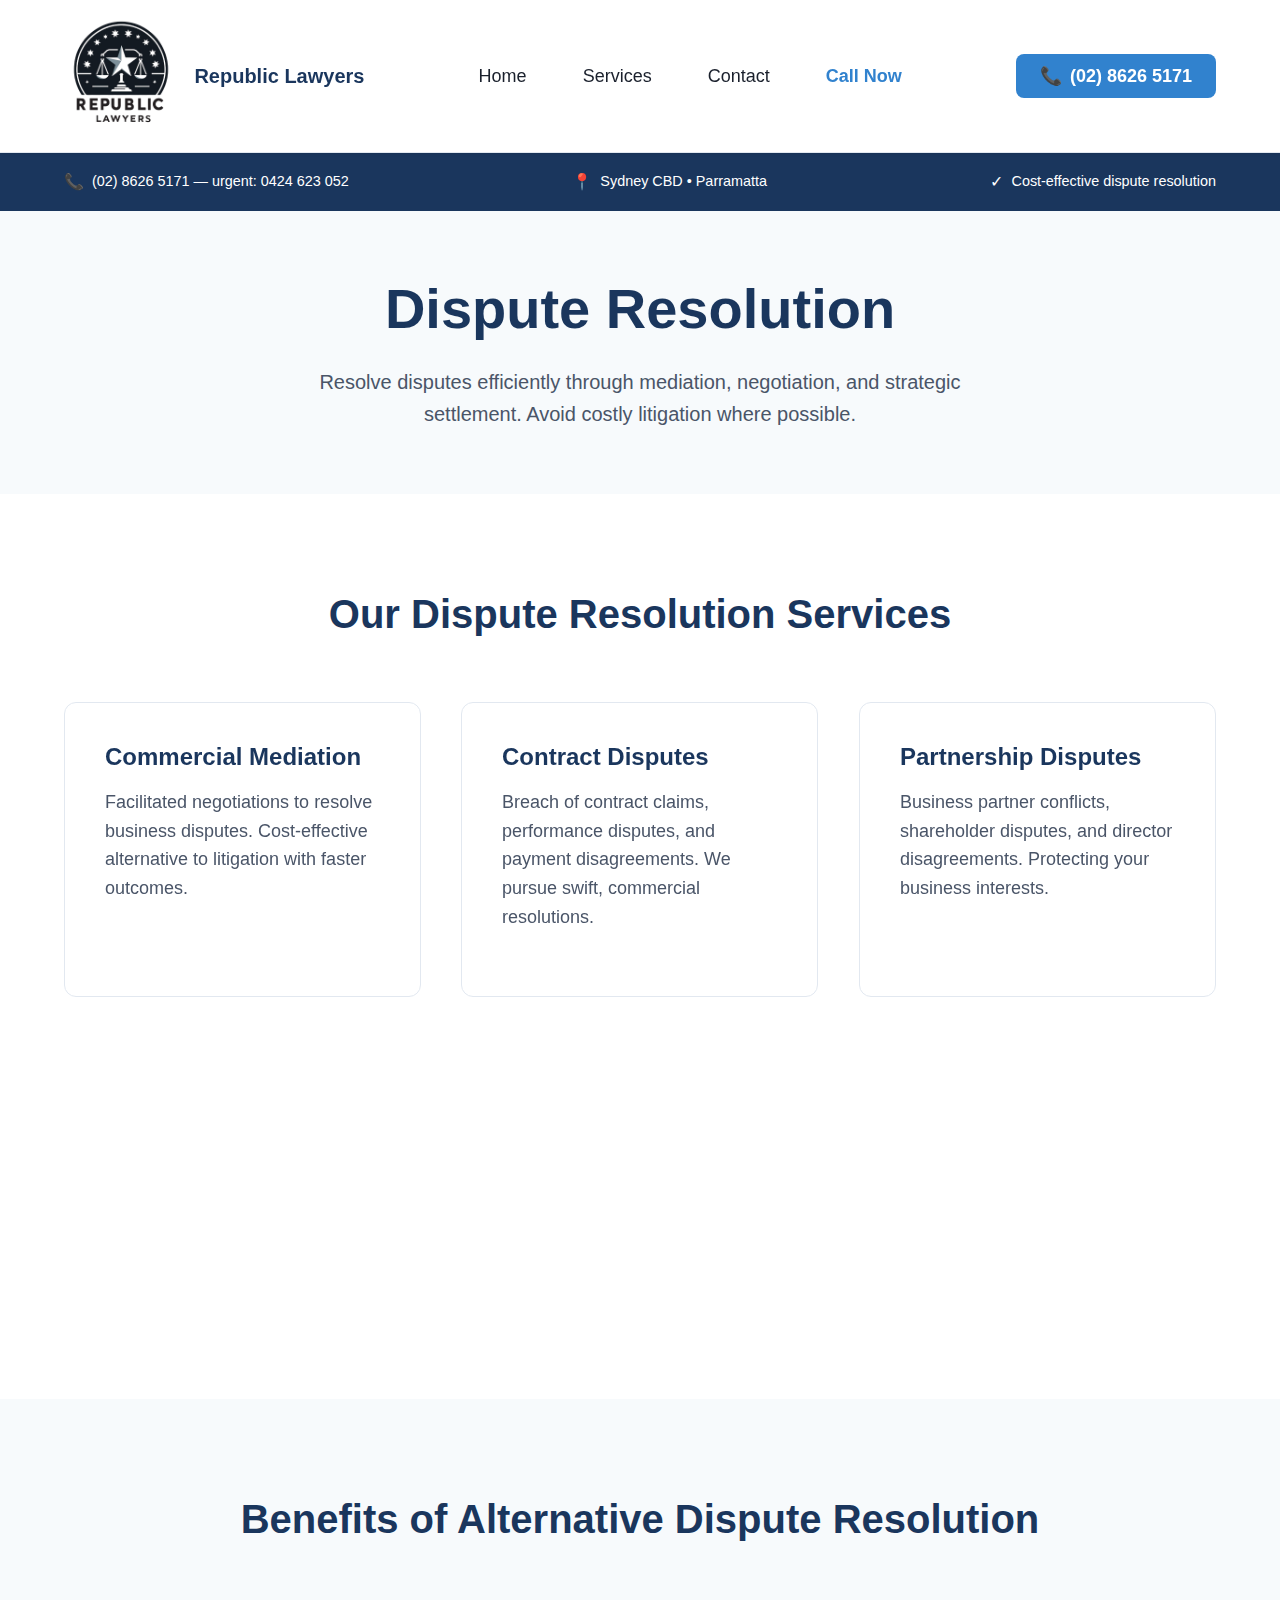
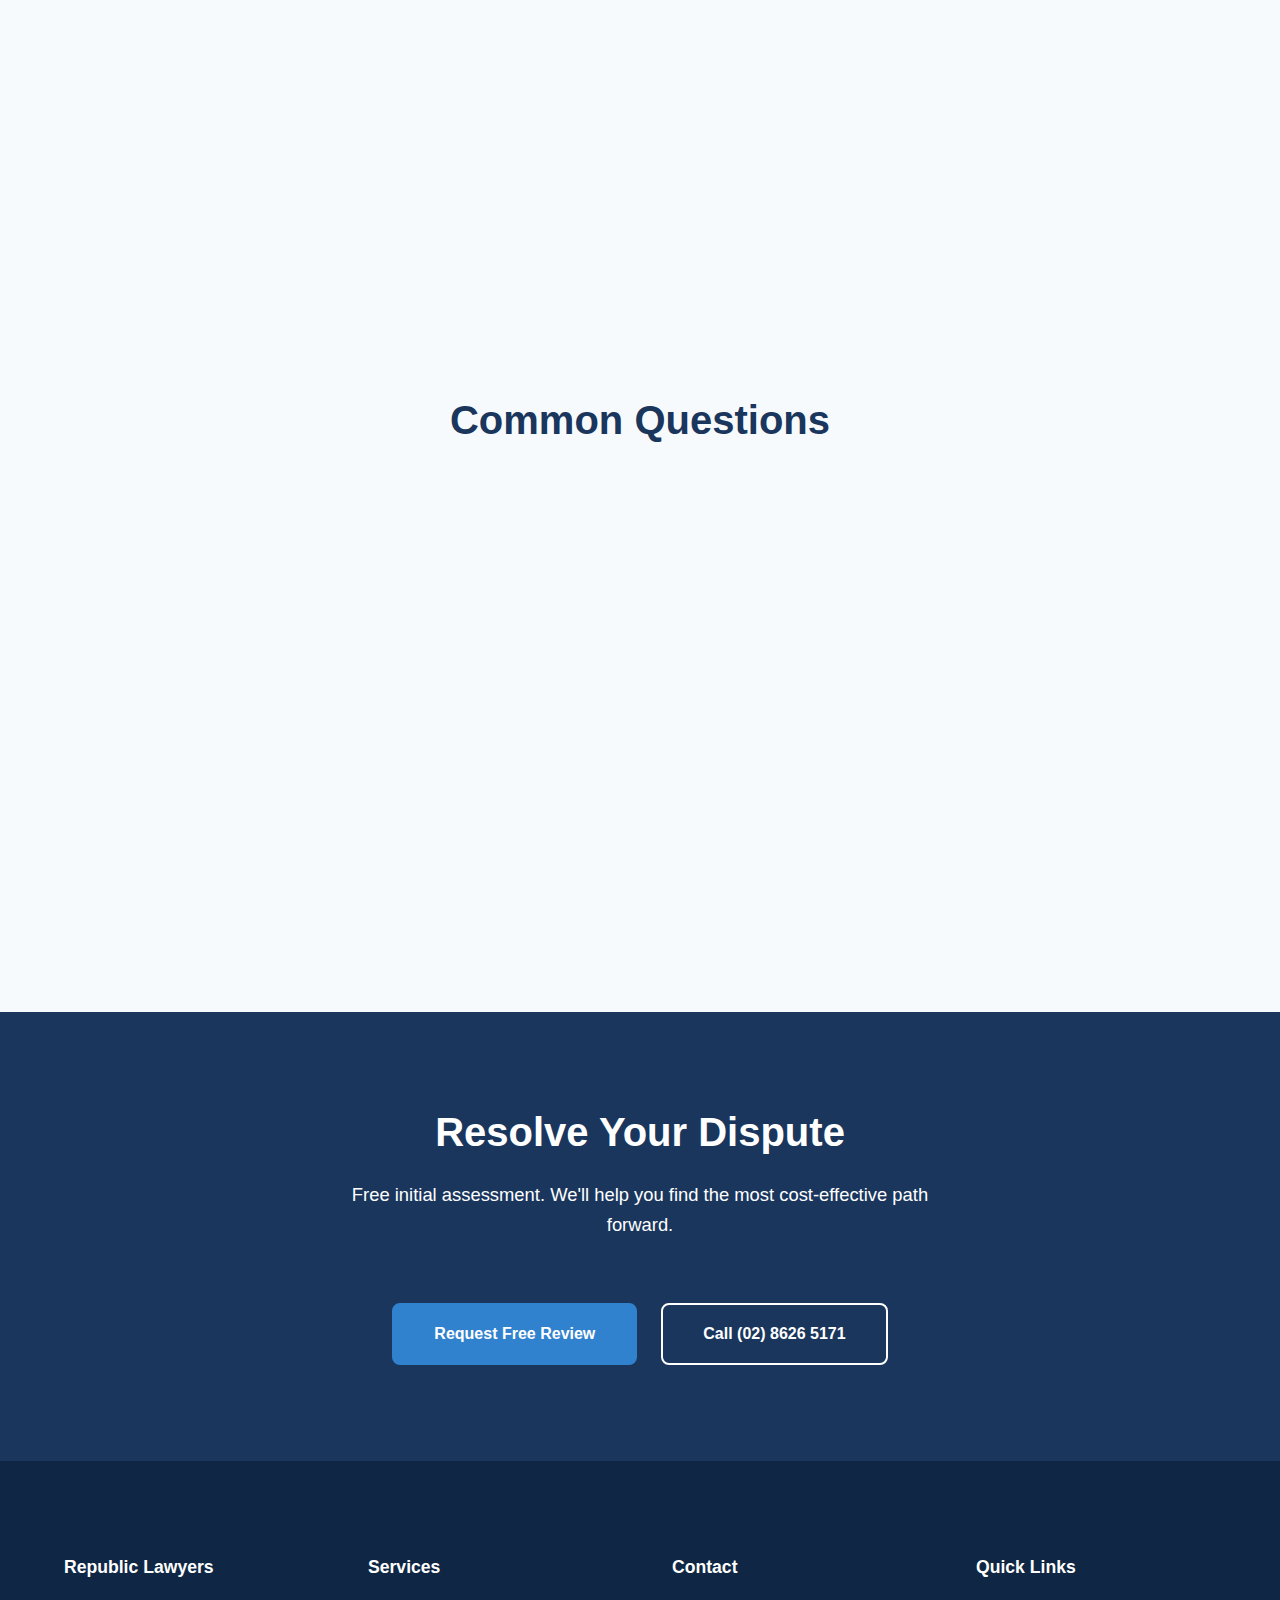
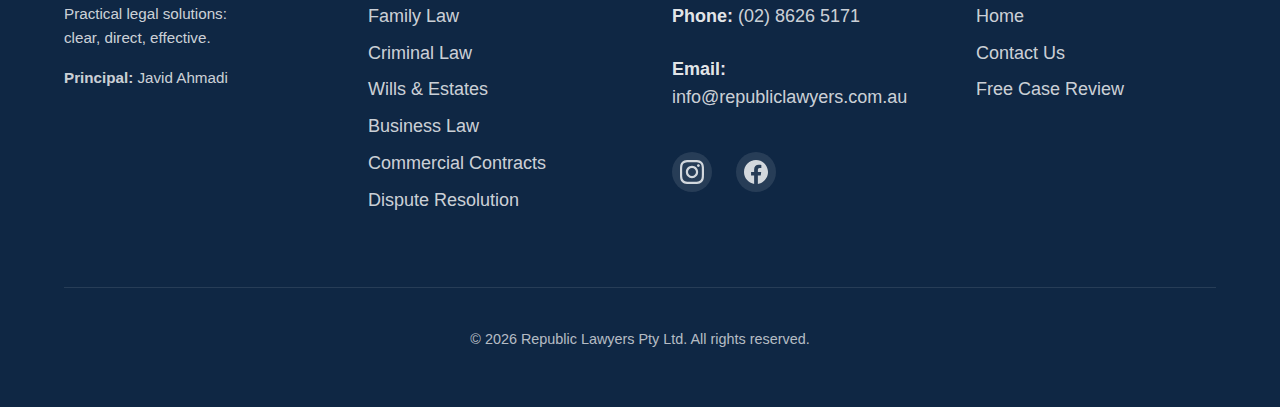
<file: services/dispute-resolution.html>
<!DOCTYPE html>
<html lang="en">
<head>
  <meta charset="UTF-8">
  <meta name="viewport" content="width=device-width, initial-scale=1.0">
  <meta name="description" content="Mediation and negotiation to avoid costly litigation. Expert dispute resolution lawyers in Sydney.">
  <meta name="keywords" content="dispute resolution Sydney, mediation lawyer, commercial disputes, litigation alternative, negotiation">
  
  <title>Dispute Resolution — Mediation & Negotiation — Republic Lawyers</title>
  
  <link rel="stylesheet" href="/styles/main.css">
  <link rel="icon" type="image/x-icon" href="/assets/favicon.ico">
  
  <script type="application/ld+json">
  {
    "@context": "https://schema.org",
    "@type": "Service",
    "serviceType": "Dispute Resolution",
    "provider": {
      "@type": "LegalService",
      "name": "Republic Lawyers Pty Ltd",
      "telephone": "+61286265171"
    },
    "areaServed": "Sydney, Australia",
    "description": "Mediation and negotiation to avoid costly litigation."
  }
  </script>
</head>
<body>
  
  <header class="site-header" role="banner">
    <div class="header-container">
      <a href="/" class="logo" aria-label="Republic Lawyers - Home">
        <img src="/assets/logo.png" alt="Republic Lawyers Logo" class="logo-image">
        <span class="logo-text">Republic Lawyers</span>
      </a>
      
      <button class="mobile-menu-toggle" aria-label="Toggle navigation menu" aria-expanded="false">
        <span class="hamburger"></span>
      </button>
      
      <nav class="main-nav" role="navigation">
        <ul class="nav-list">
          <li><a href="/" class="nav-link">Home</a></li>
          <li class="nav-item-dropdown">
            <a href="#" class="nav-link" aria-haspopup="true">Services</a>
            <ul class="dropdown-menu">
              <li><a href="/services/family-law.html">Family Law</a></li>
              <li><a href="/services/criminal-law.html">Criminal Law</a></li>
              <li><a href="/services/wills-estates.html">Wills & Estates</a></li>
              <li><a href="/services/business-law.html">Business Law</a></li>
              <li><a href="/services/commercial-contracts.html">Commercial Contracts</a></li>
              <li><a href="/services/dispute-resolution.html">Dispute Resolution</a></li>
            </ul>
          </li>
          <li><a href="/contact.html" class="nav-link">Contact</a></li>
          <li><a href="tel:+61286265171" class="nav-link nav-phone">Call Now</a></li>
        </ul>
      </nav>
      
      <a href="tel:+61286265171" class="header-cta-btn">
        <span class="phone-icon" aria-hidden="true">📞</span>
        <span>(02) 8626 5171</span>
      </a>
    </div>
  </header>

  <div class="trust-strip" role="complementary">
    <div class="trust-strip-container">
      <div class="trust-item">
        <span class="trust-icon" aria-hidden="true">📞</span>
        <span>(02) 8626 5171 — urgent: 0424 623 052</span>
      </div>
      <div class="trust-item">
        <span class="trust-icon" aria-hidden="true">📍</span>
        <span>Sydney CBD • Parramatta</span>
      </div>
      <div class="trust-item">
        <span class="trust-icon" aria-hidden="true">✓</span>
        <span>Cost-effective dispute resolution</span>
      </div>
    </div>
  </div>

  <section class="practice-intro">
    <div class="container">
      <h1>Dispute Resolution</h1>
      <p class="practice-lead">Resolve disputes efficiently through mediation, negotiation, and strategic settlement. Avoid costly litigation where possible.</p>
    </div>
  </section>

  <section class="practice-content section">
    <div class="container">
      <div class="section-header">
        <h2>Our Dispute Resolution Services</h2>
      </div>
      
      <div class="services-grid">
        <article class="service-card reveal">
          <h3 class="service-card-title">Commercial Mediation</h3>
          <p class="service-card-description">
            Facilitated negotiations to resolve business disputes. Cost-effective alternative to litigation with faster outcomes.
          </p>
        </article>

        <article class="service-card reveal">
          <h3 class="service-card-title">Contract Disputes</h3>
          <p class="service-card-description">
            Breach of contract claims, performance disputes, and payment disagreements. We pursue swift, commercial resolutions.
          </p>
        </article>

        <article class="service-card reveal">
          <h3 class="service-card-title">Partnership Disputes</h3>
          <p class="service-card-description">
            Business partner conflicts, shareholder disputes, and director disagreements. Protecting your business interests.
          </p>
        </article>

        <article class="service-card reveal">
          <h3 class="service-card-title">Debt Recovery</h3>
          <p class="service-card-description">
            Recovering outstanding debts through demand letters, negotiation, and enforcement proceedings when necessary.
          </p>
        </article>

        <article class="service-card reveal">
          <h3 class="service-card-title">Property Disputes</h3>
          <p class="service-card-description">
            Boundary disputes, easement conflicts, lease disagreements, and property damage claims.
          </p>
        </article>

        <article class="service-card reveal">
          <h3 class="service-card-title">Litigation Support</h3>
          <p class="service-card-description">
            When court action is unavoidable, we provide strong representation in NSW courts and tribunals.
          </p>
        </article>
      </div>
    </div>
  </section>

  <section class="how-we-help section section-alt">
    <div class="container">
      <div class="section-header">
        <h2>Benefits of Alternative Dispute Resolution</h2>
      </div>
      
      <div class="steps-grid">
        <div class="step reveal">
          <div class="step-number" aria-hidden="true">💰</div>
          <h3 class="step-title">Lower Costs</h3>
          <p class="step-desc">Mediation and negotiation typically cost 50–80% less than litigation.</p>
        </div>
        
        <div class="step reveal">
          <div class="step-number" aria-hidden="true">⏱️</div>
          <h3 class="step-title">Faster Resolution</h3>
          <p class="step-desc">Resolve disputes in weeks or months, not years. Less business disruption.</p>
        </div>
        
        <div class="step reveal">
          <div class="step-number" aria-hidden="true">🤝</div>
          <h3 class="step-title">Preserve Relationships</h3>
          <p class="step-desc">Collaborative process that maintains business relationships where possible.</p>
        </div>
      </div>
    </div>
  </section>

  <section class="faq-section section">
    <div class="container">
      <div class="section-header">
        <h2>Common Questions</h2>
      </div>
      
      <div class="faq-list">
        <div class="faq-item reveal">
          <button class="faq-question" aria-expanded="false">
            <span>What is mediation?</span>
            <span class="faq-icon" aria-hidden="true">+</span>
          </button>
          <div class="faq-answer" hidden>
            <p>Mediation is a facilitated negotiation where an independent mediator helps parties reach a mutually acceptable settlement. It's confidential, voluntary, and less adversarial than court proceedings.</p>
          </div>
        </div>

        <div class="faq-item reveal">
          <button class="faq-question" aria-expanded="false">
            <span>When should I consider litigation instead?</span>
            <span class="faq-icon" aria-hidden="true">+</span>
          </button>
          <div class="faq-answer" hidden>
            <p>Litigation may be necessary when the other party refuses to negotiate, urgent court orders are needed, or establishing legal precedent is important. We advise on the best strategy for your situation.</p>
          </div>
        </div>

        <div class="faq-item reveal">
          <button class="faq-question" aria-expanded="false">
            <span>How long does dispute resolution take?</span>
            <span class="faq-icon" aria-hidden="true">+</span>
          </button>
          <div class="faq-answer" hidden>
            <p>Negotiated settlements can be reached in weeks. Mediation typically takes 1–3 months from engagement to resolution. Court proceedings can take 12–24 months or longer.</p>
          </div>
        </div>

        <div class="faq-item reveal">
          <button class="faq-question" aria-expanded="false">
            <span>What if the other party won't negotiate?</span>
            <span class="faq-icon" aria-hidden="true">+</span>
          </button>
          <div class="faq-answer" hidden>
            <p>We escalate through formal demand letters, notices, and if necessary, court proceedings. Strategic pressure often brings uncooperative parties to the negotiating table.</p>
          </div>
        </div>
      </div>
    </div>
  </section>

  <section class="contact-cta section">
    <div class="container">
      <div class="section-header">
        <h2>Resolve Your Dispute</h2>
        <p class="section-intro">Free initial assessment. We'll help you find the most cost-effective path forward.</p>
      </div>
      
      <div class="hero-ctas" style="justify-content: center; margin-top: var(--space-lg);">
        <a href="/contact.html#free-review" class="btn btn-primary btn-pulse">Request Free Review</a>
        <a href="tel:+61286265171" class="btn btn-secondary">Call (02) 8626 5171</a>
      </div>
    </div>
  </section>

  <footer class="site-footer" role="contentinfo">
    <div class="footer-container">
      <div class="footer-grid">
        <div class="footer-section">
          <h3 class="footer-heading">Republic Lawyers</h3>
          <p class="footer-text">Practical legal solutions:<br>clear, direct, effective.</p>
          <p class="footer-text"><strong>Principal:</strong> Javid Ahmadi</p>
        </div>
        
        <div class="footer-section">
          <h3 class="footer-heading">Services</h3>
          <ul class="footer-list">
            <li><a href="/services/family-law.html">Family Law</a></li>
            <li><a href="/services/criminal-law.html">Criminal Law</a></li>
            <li><a href="/services/wills-estates.html">Wills & Estates</a></li>
            <li><a href="/services/business-law.html">Business Law</a></li>
            <li><a href="/services/commercial-contracts.html">Commercial Contracts</a></li>
            <li><a href="/services/dispute-resolution.html">Dispute Resolution</a></li>
          </ul>
        </div>
        
        <div class="footer-section">
          <h3 class="footer-heading">Contact</h3>
          <ul class="footer-list footer-contact">
            <li><strong>Phone:</strong> <a href="tel:+61286265171">(02) 8626 5171</a></li>
            <li><strong>Email:</strong> <a href="mailto:info@republiclawyers.com.au">info@republiclawyers.com.au</a></li>
          </ul>
          <div class="footer-social">
            <a href="https://www.instagram.com/republic.lawyers/" target="_blank" rel="noopener noreferrer" aria-label="Follow us on Instagram" class="social-link social-link-instagram">
              <svg width="24" height="24" viewBox="0 0 24 24" fill="currentColor" aria-hidden="true">
                <path d="M12 2.163c3.204 0 3.584.012 4.85.07 3.252.148 4.771 1.691 4.919 4.919.058 1.265.069 1.645.069 4.849 0 3.205-.012 3.584-.069 4.849-.149 3.225-1.664 4.771-4.919 4.919-1.266.058-1.644.07-4.85.07-3.204 0-3.584-.012-4.849-.07-3.26-.149-4.771-1.699-4.919-4.92-.058-1.265-.07-1.644-.07-4.849 0-3.204.013-3.583.07-4.849.149-3.227 1.664-4.771 4.919-4.919 1.266-.057 1.645-.069 4.849-.069zm0-2.163c-3.259 0-3.667.014-4.947.072-4.358.2-6.78 2.618-6.98 6.98-.059 1.281-.073 1.689-.073 4.948 0 3.259.014 3.668.072 4.948.2 4.358 2.618 6.78 6.98 6.98 1.281.058 1.689.072 4.948.072 3.259 0 3.668-.014 4.948-.072 4.354-.2 6.782-2.618 6.979-6.98.059-1.28.073-1.689.073-4.948 0-3.259-.014-3.667-.072-4.947-.196-4.354-2.617-6.78-6.979-6.98-1.281-.059-1.69-.073-4.949-.073zm0 5.838c-3.403 0-6.162 2.759-6.162 6.162s2.759 6.163 6.162 6.163 6.162-2.759 6.162-6.163c0-3.403-2.759-6.162-6.162-6.162zm0 10.162c-2.209 0-4-1.79-4-4 0-2.209 1.791-4 4-4s4 1.791 4 4c0 2.21-1.791 4-4 4zm6.406-11.845c-.796 0-1.441.645-1.441 1.44s.645 1.44 1.441 1.44c.795 0 1.439-.645 1.439-1.44s-.644-1.44-1.439-1.44z"/>
              </svg>
            </a>
            <a href="https://www.facebook.com/republiclawyers" target="_blank" rel="noopener noreferrer" aria-label="Follow us on Facebook" class="social-link social-link-facebook">
              <svg width="24" height="24" viewBox="0 0 24 24" fill="currentColor" aria-hidden="true">
                <path d="M24 12.073c0-6.627-5.373-12-12-12s-12 5.373-12 12c0 5.99 4.388 10.954 10.125 11.854v-8.385H7.078v-3.47h3.047V9.43c0-3.007 1.792-4.669 4.533-4.669 1.312 0 2.686.235 2.686.235v2.953H15.83c-1.491 0-1.956.925-1.956 1.874v2.25h3.328l-.532 3.47h-2.796v8.385C19.612 23.027 24 18.062 24 12.073z"/>
              </svg>
            </a>
          </div>
        </div>
        
        <div class="footer-section">
          <h3 class="footer-heading">Quick Links</h3>
          <ul class="footer-list">
            <li><a href="/">Home</a></li>
            <li><a href="/contact.html">Contact Us</a></li>
            <li><a href="/contact.html#free-review">Free Case Review</a></li>
          </ul>
        </div>
      </div>
      
      <div class="footer-bottom">
        <p>&copy; 2025 Republic Lawyers Pty Ltd. All rights reserved.</p>
      </div>
    </div>
  </footer>

  <script src="/scripts/main.js"></script>
</body>
</html>
</file>
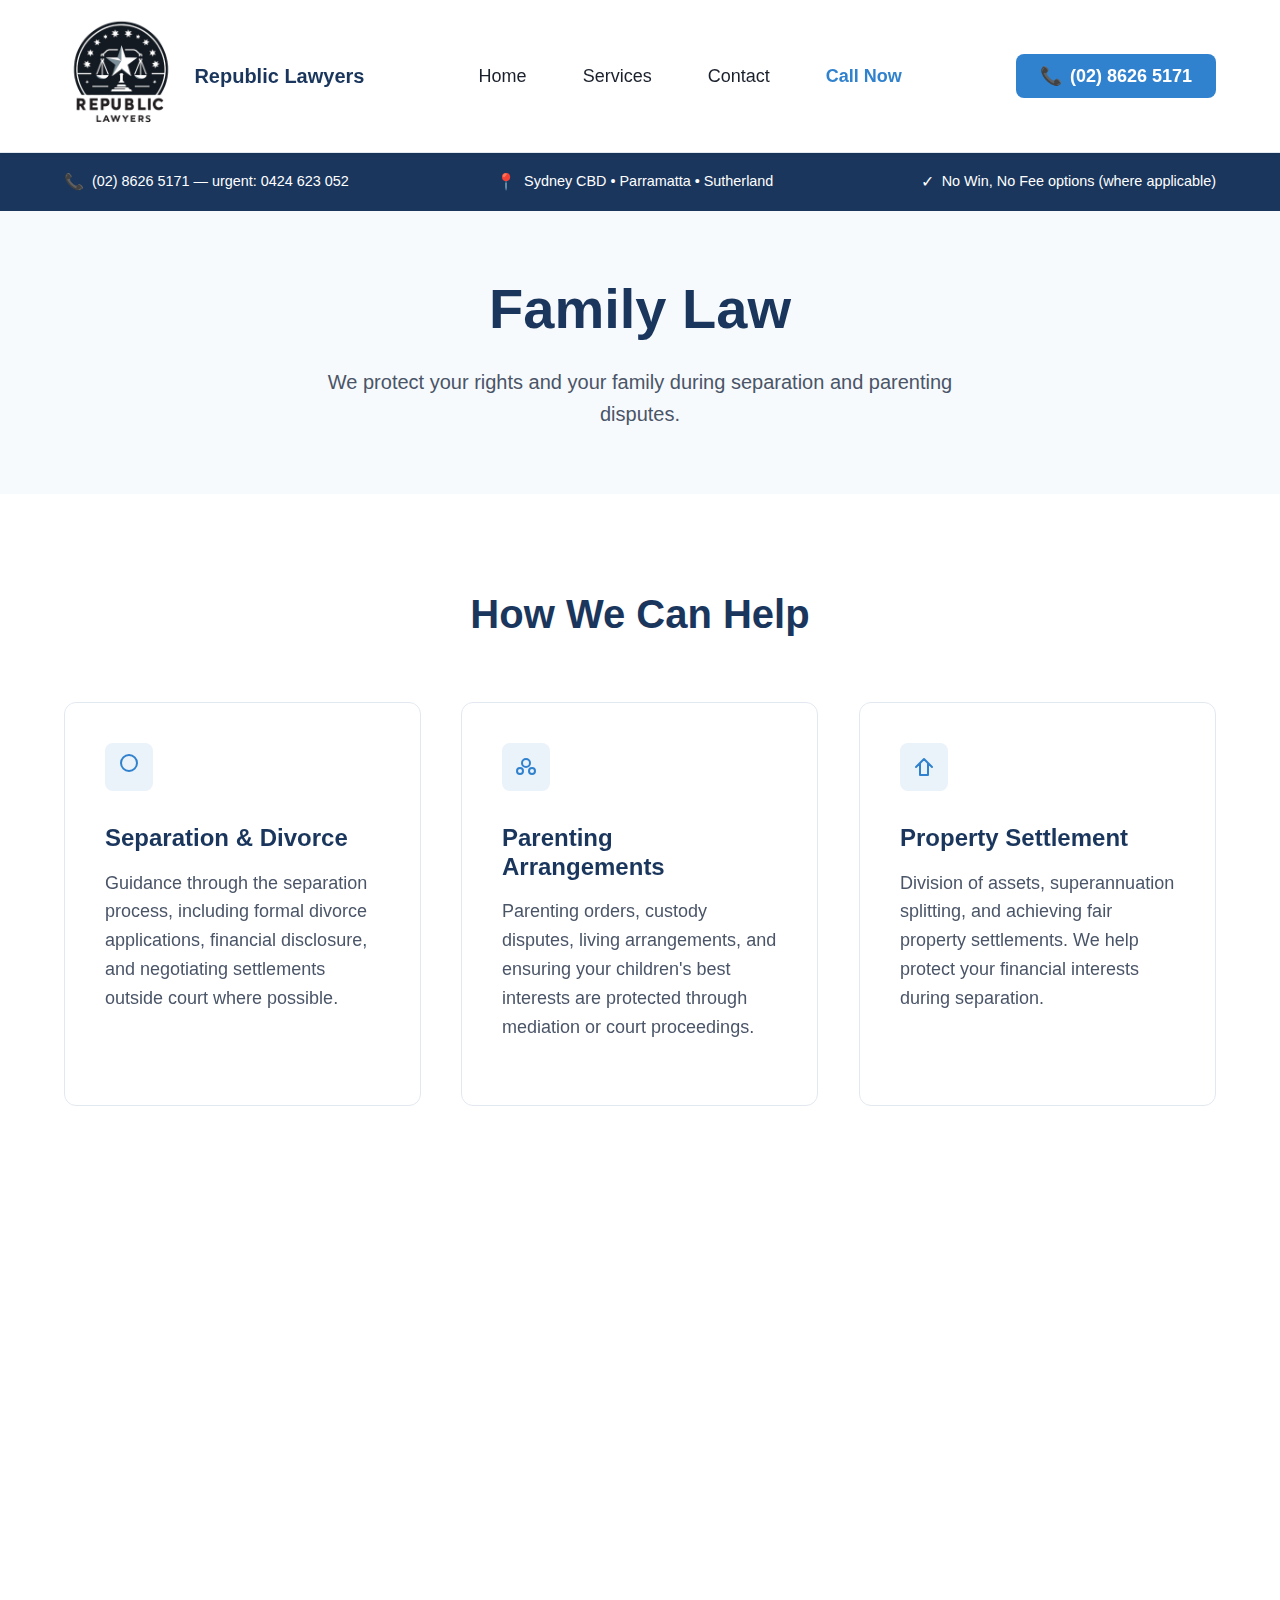
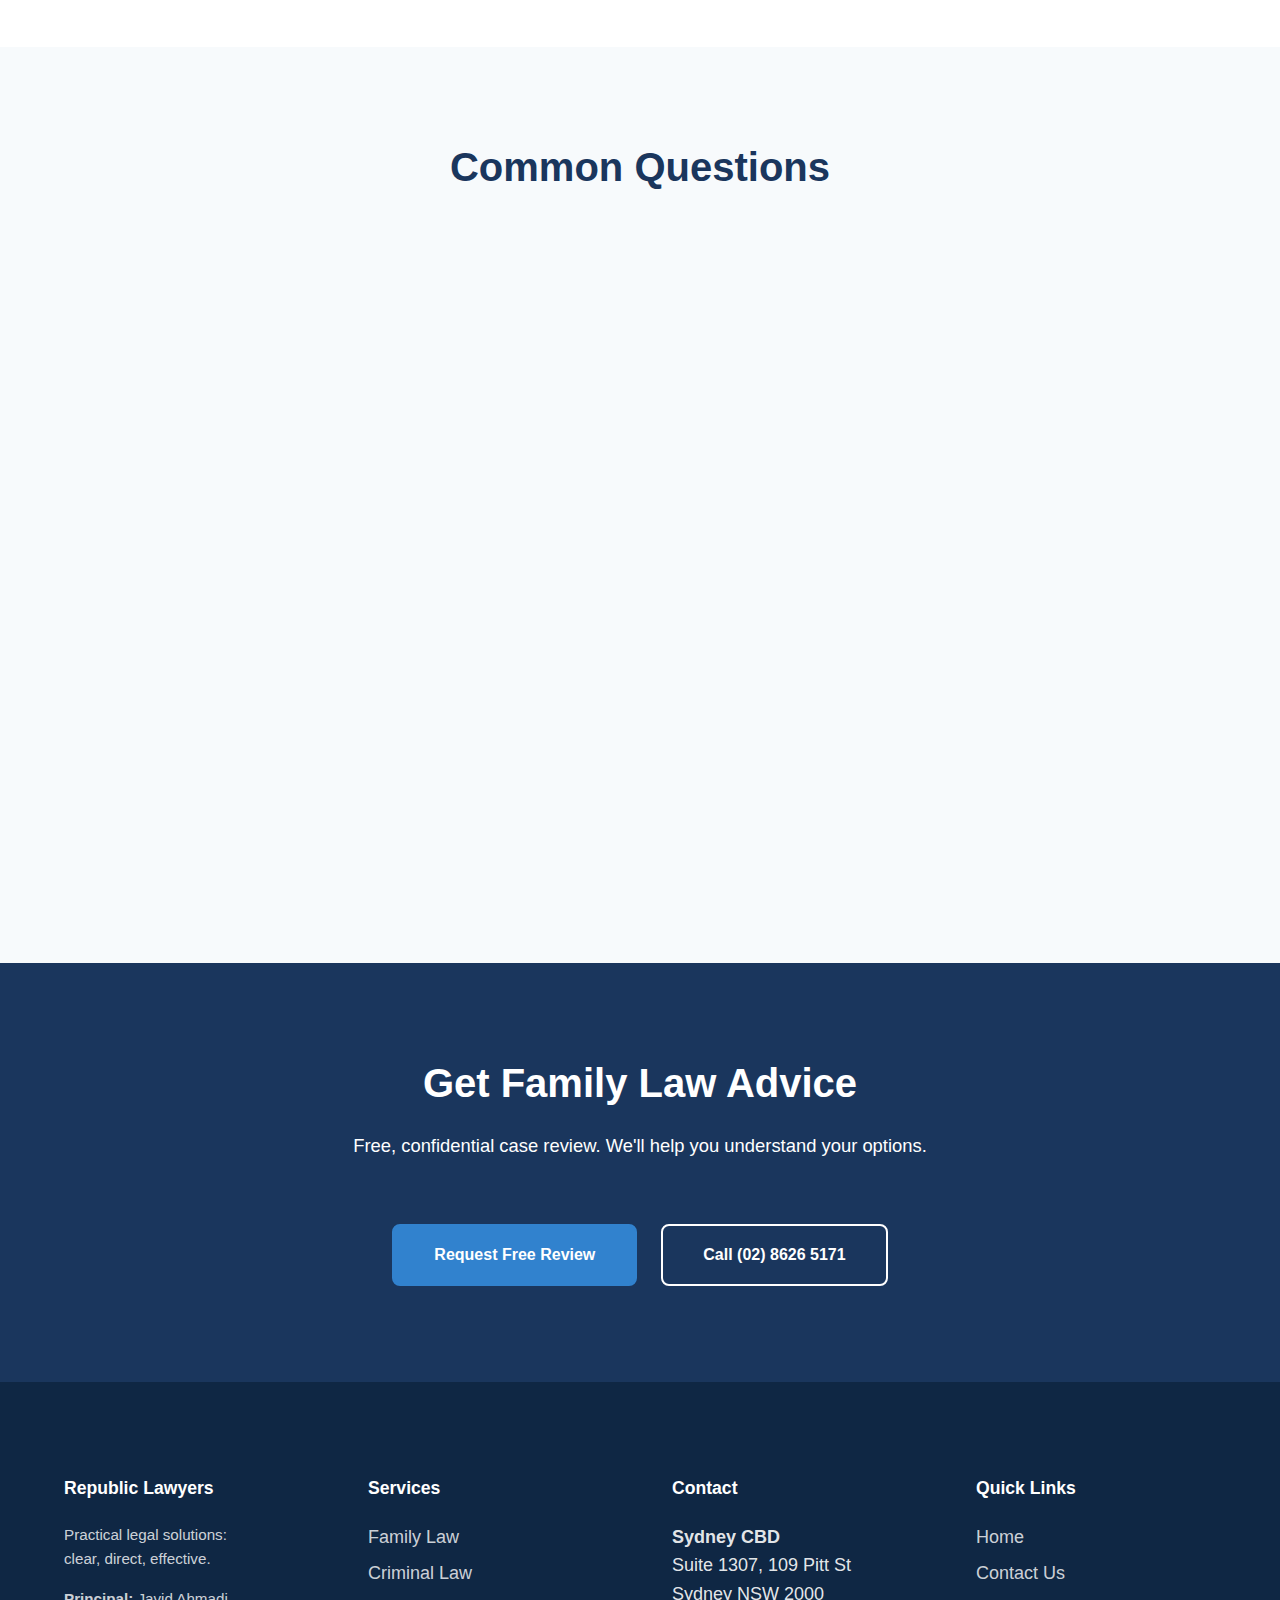
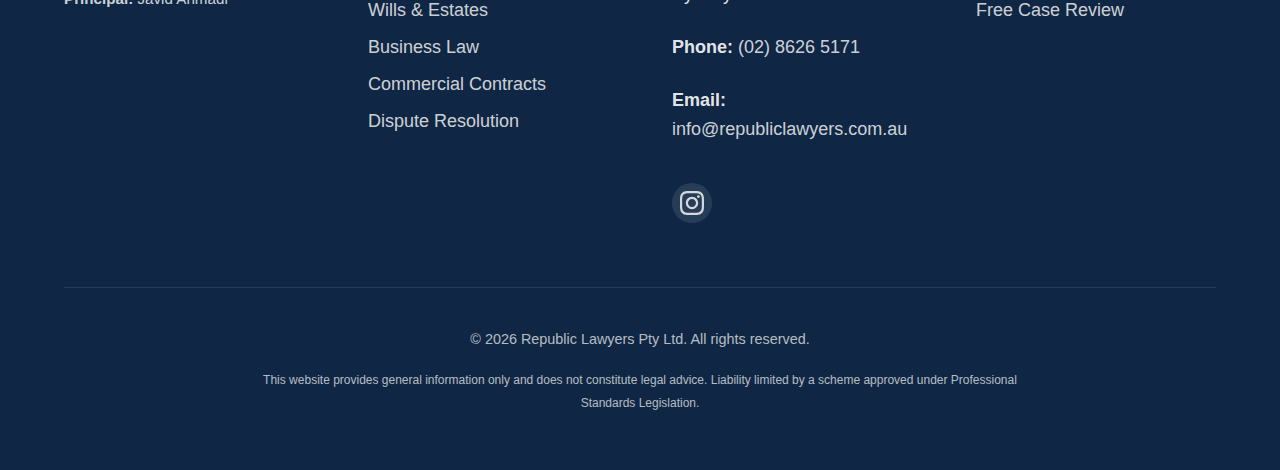
<file: services/family-law.html>
<!DOCTYPE html>
<html lang="en">
<head>
  <meta charset="UTF-8">
  <meta name="viewport" content="width=device-width, initial-scale=1.0">
  <meta name="description" content="Practical family law advice: separation, parenting arrangements, property settlement. Free case review.">
  <meta name="keywords" content="family lawyer Sydney, separation lawyer, parenting orders, property settlement, divorce lawyer">
  
  <title>Family Lawyer Sydney — Separation & Parenting — Republic Lawyers</title>
  
  <link rel="stylesheet" href="/styles/main.css">
  <link rel="icon" type="image/x-icon" href="/assets/favicon.ico">
  
  <!-- JSON-LD Schema -->
  <script type="application/ld+json">
  {
    "@context": "https://schema.org",
    "@type": "Service",
    "serviceType": "Family Law",
    "provider": {
      "@type": "LegalService",
      "name": "Republic Lawyers Pty Ltd",
      "telephone": "+61286265171"
    },
    "areaServed": "Sydney, Australia",
    "description": "We protect your rights and your family during separation and parenting disputes."
  }
  </script>
  
  <script type="application/ld+json">
  {
    "@context": "https://schema.org",
    "@type": "FAQPage",
    "mainEntity": [
      {
        "@type": "Question",
        "name": "How long do property settlements take?",
        "acceptedAnswer": {
          "@type": "Answer",
          "text": "Timing depends on complexity; many matters settle within 3–12 months; contested matters can take longer."
        }
      },
      {
        "@type": "Question",
        "name": "Can I modify child support?",
        "acceptedAnswer": {
          "@type": "Answer",
          "text": "Yes — we can advise based on family court principles and current guidelines."
        }
      },
      {
        "@type": "Question",
        "name": "What are parenting orders?",
        "acceptedAnswer": {
          "@type": "Answer",
          "text": "Parenting orders are court orders that set out arrangements for children including living arrangements, time with each parent, and decision-making responsibilities."
        }
      }
    ]
  }
  </script>
</head>
<body>
  
  <!-- Header -->
  <header class="site-header" role="banner">
    <div class="header-container">
      <a href="/" class="logo" aria-label="Republic Lawyers - Home">
        <img src="/assets/logo.png" alt="Republic Lawyers Logo" class="logo-image">
        <span class="logo-text">Republic Lawyers</span>
      </a>
      
      <button class="mobile-menu-toggle" aria-label="Toggle navigation menu" aria-expanded="false">
        <span class="hamburger"></span>
      </button>
      
      <nav class="main-nav" role="navigation">
        <ul class="nav-list">
          <li><a href="/" class="nav-link">Home</a></li>
          <li class="nav-item-dropdown">
            <a href="#" class="nav-link" aria-haspopup="true">Services</a>
            <ul class="dropdown-menu">
              <li><a href="/services/family-law.html">Family Law</a></li>
              <li><a href="/services/criminal-law.html">Criminal Law</a></li>
              <li><a href="/services/wills-estates.html">Wills & Estates</a></li>
              <li><a href="/services/business-law.html">Business Law</a></li>
              <li><a href="/services/commercial-contracts.html">Commercial Contracts</a></li>
              <li><a href="/services/dispute-resolution.html">Dispute Resolution</a></li>
            </ul>
          </li>
          <li><a href="/contact.html" class="nav-link">Contact</a></li>
          <li><a href="tel:+61286265171" class="nav-link nav-phone">Call Now</a></li>
        </ul>
      </nav>
      
      <a href="tel:+61286265171" class="header-cta-btn">
        <span class="phone-icon" aria-hidden="true">📞</span>
        <span>(02) 8626 5171</span>
      </a>
    </div>
  </header>

  <!-- Trust Strip -->
  <div class="trust-strip" role="complementary">
    <div class="trust-strip-container">
      <div class="trust-item">
        <span class="trust-icon" aria-hidden="true">📞</span>
        <span>(02) 8626 5171 — urgent: 0424 623 052</span>
      </div>
      <div class="trust-item">
        <span class="trust-icon" aria-hidden="true">📍</span>
        <span>Sydney CBD • Parramatta • Sutherland</span>
      </div>
      <div class="trust-item">
        <span class="trust-icon" aria-hidden="true">✓</span>
        <span>No Win, No Fee options (where applicable)</span>
      </div>
    </div>
  </div>

  <!-- Practice Intro -->
  <section class="practice-intro">
    <div class="container">
      <h1>Family Law</h1>
      <p class="practice-lead">We protect your rights and your family during separation and parenting disputes.</p>
    </div>
  </section>

  <!-- Practice Content -->
  <section class="practice-content section">
    <div class="container">
      <div class="section-header">
        <h2>How We Can Help</h2>
      </div>
      
      <div class="services-grid">
        <article class="service-card reveal">
          <div class="service-card-icon" aria-hidden="true">
            <svg width="48" height="48" viewBox="0 0 48 48" fill="none" xmlns="http://www.w3.org/2000/svg">
              <rect width="48" height="48" rx="8" fill="currentColor" opacity="0.1"/>
              <path d="M24 28C28.4183 28 32 24.4183 32 20C32 15.5817 28.4183 12 24 12C19.5817 12 16 15.5817 16 20C16 24.4183 19.5817 28 24 28Z" stroke="currentColor" stroke-width="2"/>
            </svg>
          </div>
          <h3 class="service-card-title">Separation & Divorce</h3>
          <p class="service-card-description">
            Guidance through the separation process, including formal divorce applications, financial disclosure, and negotiating settlements outside court where possible.
          </p>
        </article>

        <article class="service-card reveal">
          <div class="service-card-icon" aria-hidden="true">
            <svg width="48" height="48" viewBox="0 0 48 48" fill="none" xmlns="http://www.w3.org/2000/svg">
              <rect width="48" height="48" rx="8" fill="currentColor" opacity="0.1"/>
              <circle cx="24" cy="20" r="4" stroke="currentColor" stroke-width="2"/>
              <circle cx="18" cy="28" r="3" stroke="currentColor" stroke-width="2"/>
              <circle cx="30" cy="28" r="3" stroke="currentColor" stroke-width="2"/>
            </svg>
          </div>
          <h3 class="service-card-title">Parenting Arrangements</h3>
          <p class="service-card-description">
            Parenting orders, custody disputes, living arrangements, and ensuring your children's best interests are protected through mediation or court proceedings.
          </p>
        </article>

        <article class="service-card reveal">
          <div class="service-card-icon" aria-hidden="true">
            <svg width="48" height="48" viewBox="0 0 48 48" fill="none" xmlns="http://www.w3.org/2000/svg">
              <rect width="48" height="48" rx="8" fill="currentColor" opacity="0.1"/>
              <path d="M16 24L24 16L32 24M20 20V32H28V20" stroke="currentColor" stroke-width="2" stroke-linecap="round" stroke-linejoin="round"/>
            </svg>
          </div>
          <h3 class="service-card-title">Property Settlement</h3>
          <p class="service-card-description">
            Division of assets, superannuation splitting, and achieving fair property settlements. We help protect your financial interests during separation.
          </p>
        </article>

        <article class="service-card reveal">
          <div class="service-card-icon" aria-hidden="true">
            <svg width="48" height="48" viewBox="0 0 48 48" fill="none" xmlns="http://www.w3.org/2000/svg">
              <rect width="48" height="48" rx="8" fill="currentColor" opacity="0.1"/>
              <circle cx="24" cy="24" r="10" stroke="currentColor" stroke-width="2"/>
              <path d="M24 20V24L27 27" stroke="currentColor" stroke-width="2" stroke-linecap="round"/>
            </svg>
          </div>
          <h3 class="service-card-title">Child Support</h3>
          <p class="service-card-description">
            Child support assessments, variations, and disputes. We ensure fair financial arrangements that support your children's needs.
          </p>
        </article>

        <article class="service-card reveal">
          <div class="service-card-icon" aria-hidden="true">
            <svg width="48" height="48" viewBox="0 0 48 48" fill="none" xmlns="http://www.w3.org/2000/svg">
              <rect width="48" height="48" rx="8" fill="currentColor" opacity="0.1"/>
              <path d="M24 12L16 16V21C16 26.55 19.84 31.74 24 33C28.16 31.74 32 26.55 32 21V16L24 12Z" stroke="currentColor" stroke-width="2"/>
            </svg>
          </div>
          <h3 class="service-card-title">Domestic Violence Orders</h3>
          <p class="service-card-description">
            Applying for or defending Apprehended Domestic Violence Orders (ADVOs). Protecting your safety and your family's wellbeing is our priority.
          </p>
        </article>

        <article class="service-card reveal">
          <div class="service-card-icon" aria-hidden="true">
            <svg width="48" height="48" viewBox="0 0 48 48" fill="none" xmlns="http://www.w3.org/2000/svg">
              <rect width="48" height="48" rx="8" fill="currentColor" opacity="0.1"/>
              <path d="M16 20H32M16 20V34H32V20M16 20L24 12L32 20" stroke="currentColor" stroke-width="2" stroke-linecap="round" stroke-linejoin="round"/>
            </svg>
          </div>
          <h3 class="service-card-title">De Facto Relationships</h3>
          <p class="service-card-description">
            Property and parenting matters for de facto couples. Same legal principles apply — we ensure your rights are protected.
          </p>
        </article>
      </div>
    </div>
  </section>

  <!-- FAQ Section -->
  <section class="faq-section section">
    <div class="container">
      <div class="section-header">
        <h2>Common Questions</h2>
      </div>
      
      <div class="faq-list">
        <div class="faq-item reveal">
          <button class="faq-question" aria-expanded="false">
            <span>How long do property settlements take?</span>
            <span class="faq-icon" aria-hidden="true">+</span>
          </button>
          <div class="faq-answer" hidden>
            <p>Timing depends on complexity; many matters settle within 3–12 months through negotiation or mediation. Contested matters that proceed to court can take 12–24 months or longer. Early legal advice helps expedite the process.</p>
          </div>
        </div>

        <div class="faq-item reveal">
          <button class="faq-question" aria-expanded="false">
            <span>Can I modify child support?</span>
            <span class="faq-icon" aria-hidden="true">+</span>
          </button>
          <div class="faq-answer" hidden>
            <p>Yes — child support can be modified based on changes in circumstances such as income, living arrangements, or the child's needs. We can advise based on family court principles and current Child Support Agency guidelines.</p>
          </div>
        </div>

        <div class="faq-item reveal">
          <button class="faq-question" aria-expanded="false">
            <span>What are parenting orders?</span>
            <span class="faq-icon" aria-hidden="true">+</span>
          </button>
          <div class="faq-answer" hidden>
            <p>Parenting orders are court orders that set out arrangements for children including who they live with, how much time they spend with each parent, how parents communicate about the children, and who makes major decisions about their welfare.</p>
          </div>
        </div>

        <div class="faq-item reveal">
          <button class="faq-question" aria-expanded="false">
            <span>Do I need to go to court?</span>
            <span class="faq-icon" aria-hidden="true">+</span>
          </button>
          <div class="faq-answer" hidden>
            <p>Not always. Many family law matters can be resolved through negotiation, mediation, or collaborative law processes. Court is typically a last resort. We explore all options to achieve the best outcome with the least conflict and cost.</p>
          </div>
        </div>

        <div class="faq-item reveal">
          <button class="faq-question" aria-expanded="false">
            <span>What is the cost?</span>
            <span class="faq-icon" aria-hidden="true">+</span>
          </button>
          <div class="faq-answer" hidden>
            <p>Costs vary depending on the complexity of your matter and whether it settles or proceeds to court. We provide an upfront cost estimate after your free initial review and keep you informed throughout the process.</p>
          </div>
        </div>

        <div class="faq-item reveal">
          <button class="faq-question" aria-expanded="false">
            <span>How is property divided in a separation?</span>
            <span class="faq-icon" aria-hidden="true">+</span>
          </button>
          <div class="faq-answer" hidden>
            <p>Property division considers contributions (financial and non-financial), future needs, and what is just and equitable. There is no automatic 50/50 split. Each case is assessed on its individual circumstances. We help you understand what you may be entitled to.</p>
          </div>
        </div>
      </div>
    </div>
  </section>

  <!-- CTA Section -->
  <section class="contact-cta section">
    <div class="container">
      <div class="section-header">
        <h2>Get Family Law Advice</h2>
        <p class="section-intro">Free, confidential case review. We'll help you understand your options.</p>
      </div>
      
      <div class="hero-ctas" style="justify-content: center; margin-top: var(--space-lg);">
        <a href="/contact.html#free-review" class="btn btn-primary btn-pulse">Request Free Review</a>
        <a href="tel:+61286265171" class="btn btn-secondary">Call (02) 8626 5171</a>
      </div>
    </div>
  </section>

  <!-- Footer -->
  <footer class="site-footer" role="contentinfo">
    <div class="footer-container">
      <div class="footer-grid">
        <div class="footer-section">
          <h3 class="footer-heading">Republic Lawyers</h3>
          <p class="footer-text">Practical legal solutions:<br>clear, direct, effective.</p>
          <p class="footer-text"><strong>Principal:</strong> Javid Ahmadi</p>
        </div>
        
        <div class="footer-section">
          <h3 class="footer-heading">Services</h3>
          <ul class="footer-list">
            <li><a href="/services/family-law.html">Family Law</a></li>
            <li><a href="/services/criminal-law.html">Criminal Law</a></li>
            <li><a href="/services/wills-estates.html">Wills & Estates</a></li>
            <li><a href="/services/business-law.html">Business Law</a></li>
            <li><a href="/services/commercial-contracts.html">Commercial Contracts</a></li>
            <li><a href="/services/dispute-resolution.html">Dispute Resolution</a></li>
          </ul>
        </div>
        
        <div class="footer-section">
          <h3 class="footer-heading">Contact</h3>
          <ul class="footer-list footer-contact">
            <li>
              <strong>Sydney CBD</strong><br>
              Suite 1307, 109 Pitt St<br>
              Sydney NSW 2000
            </li>
            <li>
              <strong>Phone:</strong> <a href="tel:+61286265171">(02) 8626 5171</a>
            </li>
            <li>
              <strong>Email:</strong> <a href="mailto:info@republiclawyers.com.au">info@republiclawyers.com.au</a>
            </li>
          </ul>
          <div class="footer-social">
            <a href="https://www.instagram.com/republic.lawyers/" target="_blank" rel="noopener noreferrer" aria-label="Follow us on Instagram" class="social-link">
              <svg width="24" height="24" viewBox="0 0 24 24" fill="currentColor" aria-hidden="true">
                <path d="M12 2.163c3.204 0 3.584.012 4.85.07 3.252.148 4.771 1.691 4.919 4.919.058 1.265.069 1.645.069 4.849 0 3.205-.012 3.584-.069 4.849-.149 3.225-1.664 4.771-4.919 4.919-1.266.058-1.644.07-4.85.07-3.204 0-3.584-.012-4.849-.07-3.26-.149-4.771-1.699-4.919-4.92-.058-1.265-.07-1.644-.07-4.849 0-3.204.013-3.583.07-4.849.149-3.227 1.664-4.771 4.919-4.919 1.266-.057 1.645-.069 4.849-.069zm0-2.163c-3.259 0-3.667.014-4.947.072-4.358.2-6.78 2.618-6.98 6.98-.059 1.281-.073 1.689-.073 4.948 0 3.259.014 3.668.072 4.948.2 4.358 2.618 6.78 6.98 6.98 1.281.058 1.689.072 4.948.072 3.259 0 3.668-.014 4.948-.072 4.354-.2 6.782-2.618 6.979-6.98.059-1.28.073-1.689.073-4.948 0-3.259-.014-3.667-.072-4.947-.196-4.354-2.617-6.78-6.979-6.98-1.281-.059-1.69-.073-4.949-.073zm0 5.838c-3.403 0-6.162 2.759-6.162 6.162s2.759 6.163 6.162 6.163 6.162-2.759 6.162-6.163c0-3.403-2.759-6.162-6.162-6.162zm0 10.162c-2.209 0-4-1.79-4-4 0-2.209 1.791-4 4-4s4 1.791 4 4c0 2.21-1.791 4-4 4zm6.406-11.845c-.796 0-1.441.645-1.441 1.44s.645 1.44 1.441 1.44c.795 0 1.439-.645 1.439-1.44s-.644-1.44-1.439-1.44z"/>
              </svg>
            </a>
          </div>
        </div>
        
        <div class="footer-section">
          <h3 class="footer-heading">Quick Links</h3>
          <ul class="footer-list">
            <li><a href="/">Home</a></li>
            <li><a href="/contact.html">Contact Us</a></li>
            <li><a href="/contact.html#free-review">Free Case Review</a></li>
          </ul>
        </div>
      </div>
      
      <div class="footer-bottom">
        <p>&copy; 2025 Republic Lawyers Pty Ltd. All rights reserved.</p>
        <p class="footer-disclaimer">
          <small>This website provides general information only and does not constitute legal advice. 
          Liability limited by a scheme approved under Professional Standards Legislation.</small>
        </p>
      </div>
    </div>
  </footer>

  <script src="/scripts/main.js"></script>
</body>
</html>
</file>
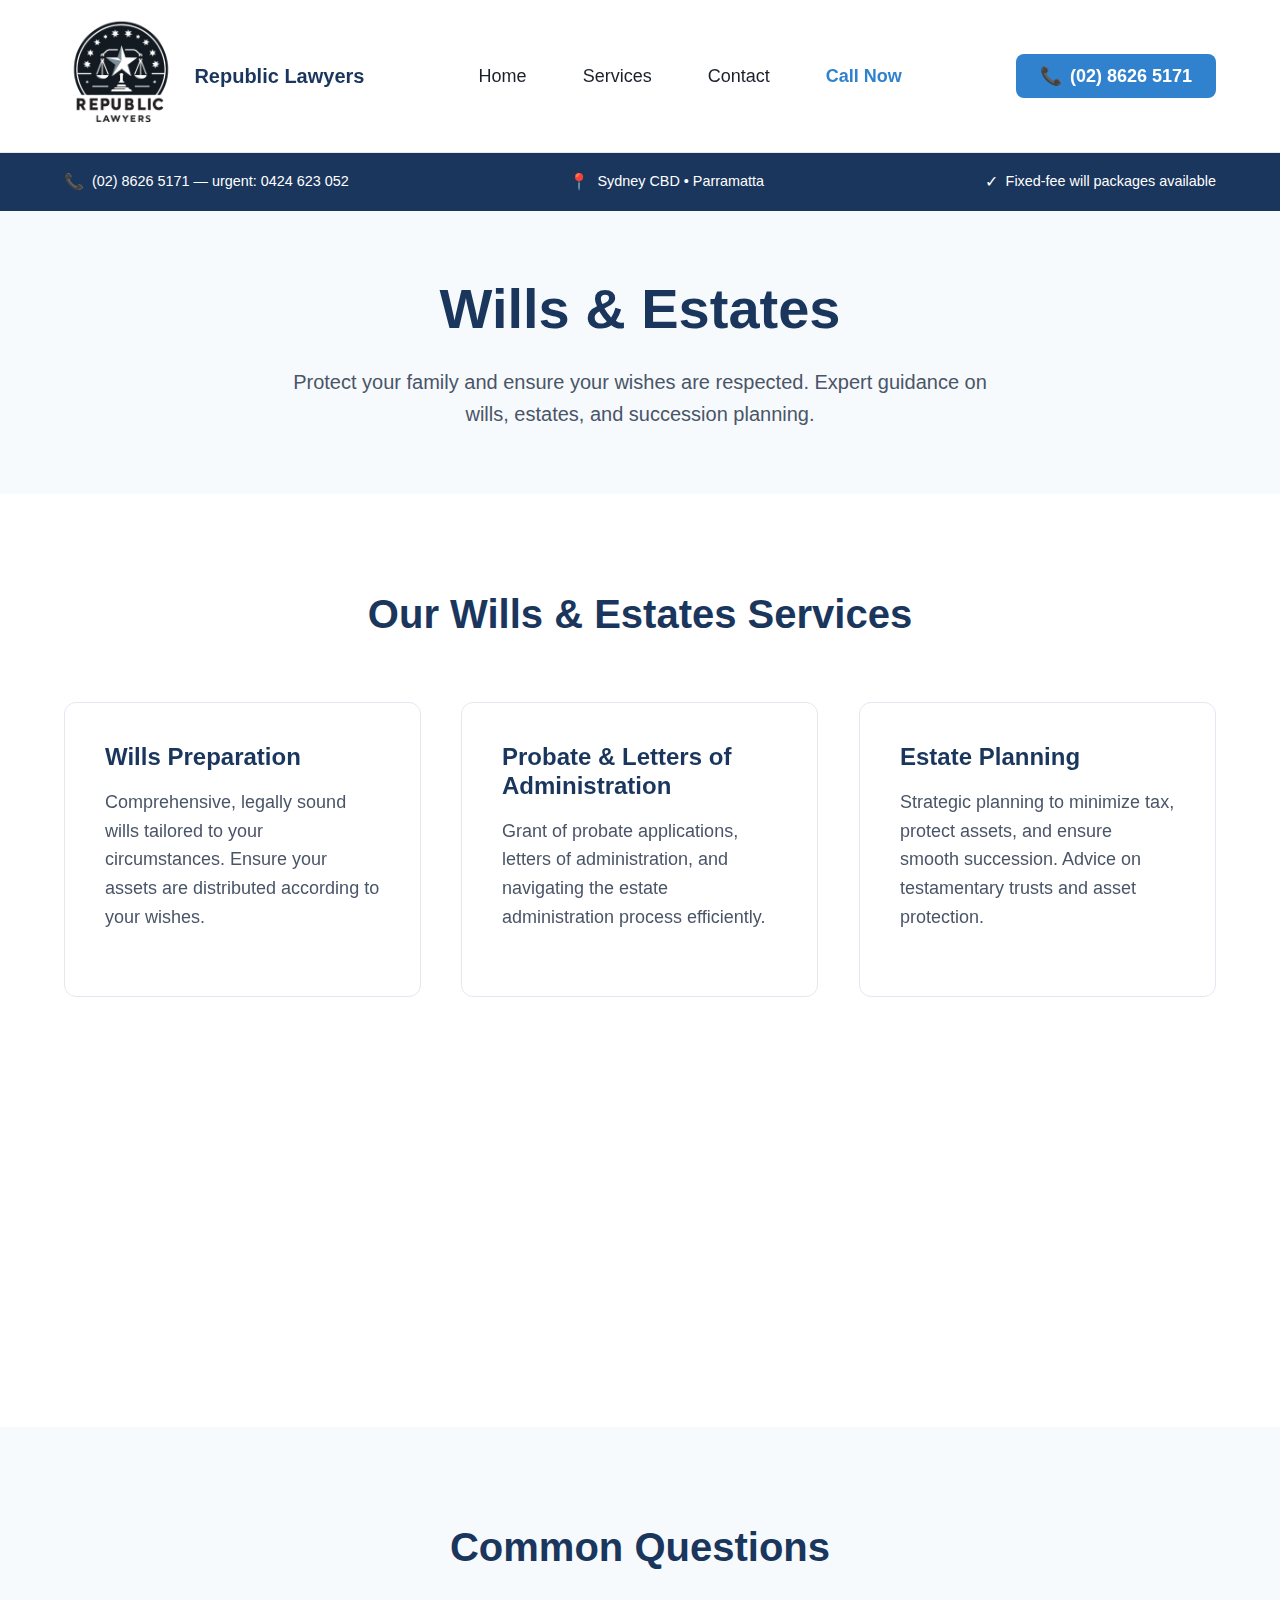
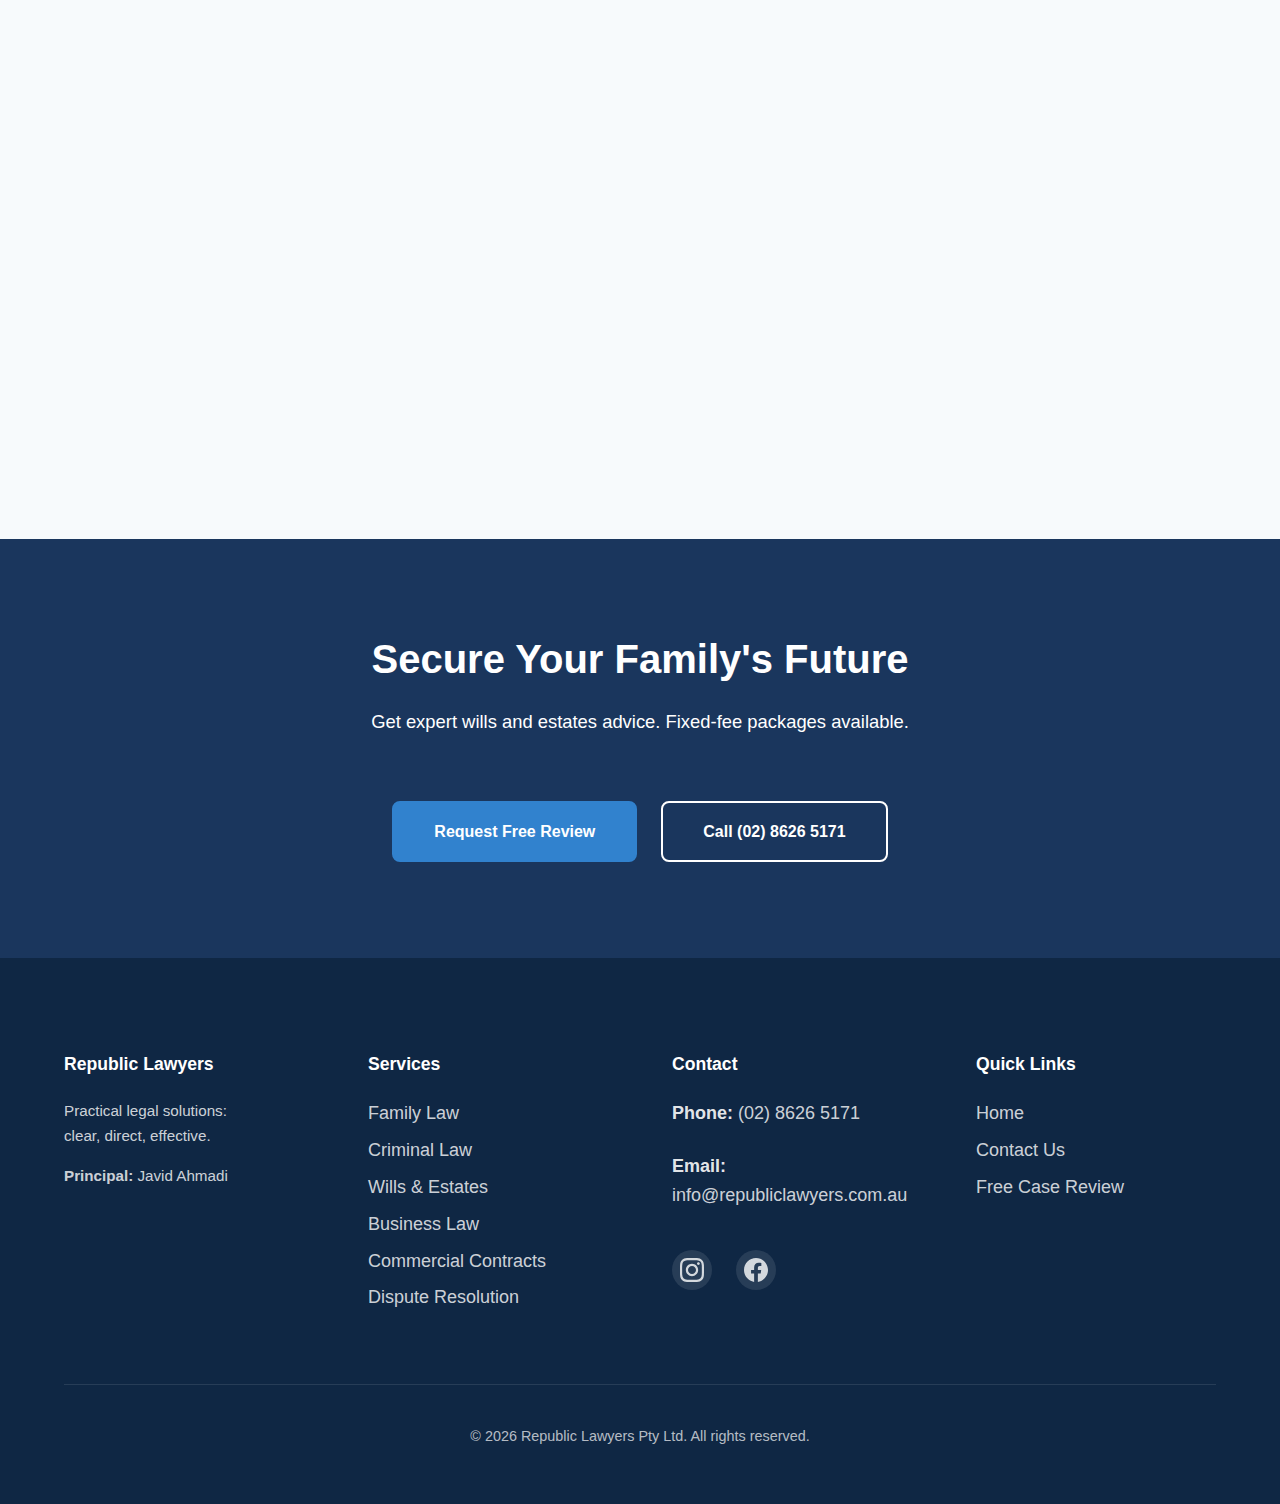
<file: services/wills-estates.html>
<!DOCTYPE html>
<html lang="en">
<head>
  <meta charset="UTF-8">
  <meta name="viewport" content="width=device-width, initial-scale=1.0">
  <meta name="description" content="Wills, probate and estate planning — protect your family. Experienced estate lawyers in Sydney. Free case review.">
  <meta name="keywords" content="wills lawyer Sydney, estate planning, probate, power of attorney, deceased estates">
  
  <title>Wills & Estates Lawyer Sydney — Protect Your Family — Republic Lawyers</title>
  
  <link rel="stylesheet" href="/styles/main.css">
  <link rel="icon" type="image/x-icon" href="/assets/favicon.ico">
  
  <script type="application/ld+json">
  {
    "@context": "https://schema.org",
    "@type": "Service",
    "serviceType": "Wills & Estates",
    "provider": {
      "@type": "LegalService",
      "name": "Republic Lawyers Pty Ltd",
      "telephone": "+61286265171"
    },
    "areaServed": "Sydney, Australia",
    "description": "Wills, probate and estate planning — protect your family."
  }
  </script>
</head>
<body>
  
  <header class="site-header" role="banner">
    <div class="header-container">
      <a href="/" class="logo" aria-label="Republic Lawyers - Home">
        <img src="/assets/logo.png" alt="Republic Lawyers Logo" class="logo-image">
        <span class="logo-text">Republic Lawyers</span>
      </a>
      
      <button class="mobile-menu-toggle" aria-label="Toggle navigation menu" aria-expanded="false">
        <span class="hamburger"></span>
      </button>
      
      <nav class="main-nav" role="navigation">
        <ul class="nav-list">
          <li><a href="/" class="nav-link">Home</a></li>
          <li class="nav-item-dropdown">
            <a href="#" class="nav-link" aria-haspopup="true">Services</a>
            <ul class="dropdown-menu">
              <li><a href="/services/family-law.html">Family Law</a></li>
              <li><a href="/services/criminal-law.html">Criminal Law</a></li>
              <li><a href="/services/wills-estates.html">Wills & Estates</a></li>
              <li><a href="/services/business-law.html">Business Law</a></li>
              <li><a href="/services/commercial-contracts.html">Commercial Contracts</a></li>
              <li><a href="/services/dispute-resolution.html">Dispute Resolution</a></li>
            </ul>
          </li>
          <li><a href="/contact.html" class="nav-link">Contact</a></li>
          <li><a href="tel:+61286265171" class="nav-link nav-phone">Call Now</a></li>
        </ul>
      </nav>
      
      <a href="tel:+61286265171" class="header-cta-btn">
        <span class="phone-icon" aria-hidden="true">📞</span>
        <span>(02) 8626 5171</span>
      </a>
    </div>
  </header>

  <div class="trust-strip" role="complementary">
    <div class="trust-strip-container">
      <div class="trust-item">
        <span class="trust-icon" aria-hidden="true">📞</span>
        <span>(02) 8626 5171 — urgent: 0424 623 052</span>
      </div>
      <div class="trust-item">
        <span class="trust-icon" aria-hidden="true">📍</span>
        <span>Sydney CBD • Parramatta</span>
      </div>
      <div class="trust-item">
        <span class="trust-icon" aria-hidden="true">✓</span>
        <span>Fixed-fee will packages available</span>
      </div>
    </div>
  </div>

  <section class="practice-intro">
    <div class="container">
      <h1>Wills & Estates</h1>
      <p class="practice-lead">Protect your family and ensure your wishes are respected. Expert guidance on wills, estates, and succession planning.</p>
    </div>
  </section>

  <section class="practice-content section">
    <div class="container">
      <div class="section-header">
        <h2>Our Wills & Estates Services</h2>
      </div>
      
      <div class="services-grid">
        <article class="service-card reveal">
          <h3 class="service-card-title">Wills Preparation</h3>
          <p class="service-card-description">
            Comprehensive, legally sound wills tailored to your circumstances. Ensure your assets are distributed according to your wishes.
          </p>
        </article>

        <article class="service-card reveal">
          <h3 class="service-card-title">Probate & Letters of Administration</h3>
          <p class="service-card-description">
            Grant of probate applications, letters of administration, and navigating the estate administration process efficiently.
          </p>
        </article>

        <article class="service-card reveal">
          <h3 class="service-card-title">Estate Planning</h3>
          <p class="service-card-description">
            Strategic planning to minimize tax, protect assets, and ensure smooth succession. Advice on testamentary trusts and asset protection.
          </p>
        </article>

        <article class="service-card reveal">
          <h3 class="service-card-title">Powers of Attorney</h3>
          <p class="service-card-description">
            Enduring powers of attorney for financial and health decisions. Ensure your affairs are managed if you lose capacity.
          </p>
        </article>

        <article class="service-card reveal">
          <h3 class="service-card-title">Estate Disputes</h3>
          <p class="service-card-description">
            Contesting wills, family provision claims, and executor disputes. Protecting your interests in contested estates.
          </p>
        </article>

        <article class="service-card reveal">
          <h3 class="service-card-title">Deceased Estate Administration</h3>
          <p class="service-card-description">
            Full estate administration services for executors. We handle the legal and practical aspects of distributing estates.
          </p>
        </article>
      </div>
    </div>
  </section>

  <section class="faq-section section">
    <div class="container">
      <div class="section-header">
        <h2>Common Questions</h2>
      </div>
      
      <div class="faq-list">
        <div class="faq-item reveal">
          <button class="faq-question" aria-expanded="false">
            <span>Do I need a will?</span>
            <span class="faq-icon" aria-hidden="true">+</span>
          </button>
          <div class="faq-answer" hidden>
            <p>Yes. Without a valid will, your estate is distributed according to intestacy laws, which may not reflect your wishes. A will gives you control over who inherits your assets and who cares for your children.</p>
          </div>
        </div>

        <div class="faq-item reveal">
          <button class="faq-question" aria-expanded="false">
            <span>How much does a will cost?</span>
            <span class="faq-icon" aria-hidden="true">+</span>
          </button>
          <div class="faq-answer" hidden>
            <p>We offer fixed-fee will packages starting from competitive rates. Cost depends on complexity. Couples often benefit from joint will packages. Contact us for a quote.</p>
          </div>
        </div>

        <div class="faq-item reveal">
          <button class="faq-question" aria-expanded="false">
            <span>What is probate?</span>
            <span class="faq-icon" aria-hidden="true">+</span>
          </button>
          <div class="faq-answer" hidden>
            <p>Probate is the legal process of validating a will and authorizing the executor to administer the estate. It's required before executors can distribute assets or deal with property in the deceased's name.</p>
          </div>
        </div>

        <div class="faq-item reveal">
          <button class="faq-question" aria-expanded="false">
            <span>Can I contest a will?</span>
            <span class="faq-icon" aria-hidden="true">+</span>
          </button>
          <div class="faq-answer" hidden>
            <p>Yes, if you're an eligible person (spouse, child, or dependent) and believe you've been inadequately provided for. Time limits apply — seek advice quickly after becoming aware of the will's contents.</p>
          </div>
        </div>
      </div>
    </div>
  </section>

  <section class="contact-cta section">
    <div class="container">
      <div class="section-header">
        <h2>Secure Your Family's Future</h2>
        <p class="section-intro">Get expert wills and estates advice. Fixed-fee packages available.</p>
      </div>
      
      <div class="hero-ctas" style="justify-content: center; margin-top: var(--space-lg);">
        <a href="/contact.html#free-review" class="btn btn-primary btn-pulse">Request Free Review</a>
        <a href="tel:+61286265171" class="btn btn-secondary">Call (02) 8626 5171</a>
      </div>
    </div>
  </section>

  <footer class="site-footer" role="contentinfo">
    <div class="footer-container">
      <div class="footer-grid">
        <div class="footer-section">
          <h3 class="footer-heading">Republic Lawyers</h3>
          <p class="footer-text">Practical legal solutions:<br>clear, direct, effective.</p>
          <p class="footer-text"><strong>Principal:</strong> Javid Ahmadi</p>
        </div>
        
        <div class="footer-section">
          <h3 class="footer-heading">Services</h3>
          <ul class="footer-list">
            <li><a href="/services/family-law.html">Family Law</a></li>
            <li><a href="/services/criminal-law.html">Criminal Law</a></li>
            <li><a href="/services/wills-estates.html">Wills & Estates</a></li>
            <li><a href="/services/business-law.html">Business Law</a></li>
            <li><a href="/services/commercial-contracts.html">Commercial Contracts</a></li>
            <li><a href="/services/dispute-resolution.html">Dispute Resolution</a></li>
          </ul>
        </div>
        
        <div class="footer-section">
          <h3 class="footer-heading">Contact</h3>
          <ul class="footer-list footer-contact">
            <li><strong>Phone:</strong> <a href="tel:+61286265171">(02) 8626 5171</a></li>
            <li><strong>Email:</strong> <a href="mailto:info@republiclawyers.com.au">info@republiclawyers.com.au</a></li>
          </ul>
          <div class="footer-social">
            <a href="https://www.instagram.com/republic.lawyers/" target="_blank" rel="noopener noreferrer" aria-label="Follow us on Instagram" class="social-link social-link-instagram">
              <svg width="24" height="24" viewBox="0 0 24 24" fill="currentColor" aria-hidden="true">
                <path d="M12 2.163c3.204 0 3.584.012 4.85.07 3.252.148 4.771 1.691 4.919 4.919.058 1.265.069 1.645.069 4.849 0 3.205-.012 3.584-.069 4.849-.149 3.225-1.664 4.771-4.919 4.919-1.266.058-1.644.07-4.85.07-3.204 0-3.584-.012-4.849-.07-3.26-.149-4.771-1.699-4.919-4.92-.058-1.265-.07-1.644-.07-4.849 0-3.204.013-3.583.07-4.849.149-3.227 1.664-4.771 4.919-4.919 1.266-.057 1.645-.069 4.849-.069zm0-2.163c-3.259 0-3.667.014-4.947.072-4.358.2-6.78 2.618-6.98 6.98-.059 1.281-.073 1.689-.073 4.948 0 3.259.014 3.668.072 4.948.2 4.358 2.618 6.78 6.98 6.98 1.281.058 1.689.072 4.948.072 3.259 0 3.668-.014 4.948-.072 4.354-.2 6.782-2.618 6.979-6.98.059-1.28.073-1.689.073-4.948 0-3.259-.014-3.667-.072-4.947-.196-4.354-2.617-6.78-6.979-6.98-1.281-.059-1.69-.073-4.949-.073zm0 5.838c-3.403 0-6.162 2.759-6.162 6.162s2.759 6.163 6.162 6.163 6.162-2.759 6.162-6.163c0-3.403-2.759-6.162-6.162-6.162zm0 10.162c-2.209 0-4-1.79-4-4 0-2.209 1.791-4 4-4s4 1.791 4 4c0 2.21-1.791 4-4 4zm6.406-11.845c-.796 0-1.441.645-1.441 1.44s.645 1.44 1.441 1.44c.795 0 1.439-.645 1.439-1.44s-.644-1.44-1.439-1.44z"/>
              </svg>
            </a>
            <a href="https://www.facebook.com/republiclawyers" target="_blank" rel="noopener noreferrer" aria-label="Follow us on Facebook" class="social-link social-link-facebook">
              <svg width="24" height="24" viewBox="0 0 24 24" fill="currentColor" aria-hidden="true">
                <path d="M24 12.073c0-6.627-5.373-12-12-12s-12 5.373-12 12c0 5.99 4.388 10.954 10.125 11.854v-8.385H7.078v-3.47h3.047V9.43c0-3.007 1.792-4.669 4.533-4.669 1.312 0 2.686.235 2.686.235v2.953H15.83c-1.491 0-1.956.925-1.956 1.874v2.25h3.328l-.532 3.47h-2.796v8.385C19.612 23.027 24 18.062 24 12.073z"/>
              </svg>
            </a>
          </div>
        </div>
        
        <div class="footer-section">
          <h3 class="footer-heading">Quick Links</h3>
          <ul class="footer-list">
            <li><a href="/">Home</a></li>
            <li><a href="/contact.html">Contact Us</a></li>
            <li><a href="/contact.html#free-review">Free Case Review</a></li>
          </ul>
        </div>
      </div>
      
      <div class="footer-bottom">
        <p>&copy; 2025 Republic Lawyers Pty Ltd. All rights reserved.</p>
      </div>
    </div>
  </footer>

  <script src="/scripts/main.js"></script>
</body>
</html>
</file>
<file: styles/main.css>
/* ========================================
   Republic Lawyers — Main Stylesheet
   Modern, trustworthy, accessible design
   ======================================== */

/* ===== CSS Reset & Base ===== */
*, *::before, *::after {
  box-sizing: border-box;
  margin: 0;
  padding: 0;
}

:root {
  /* Colors */
  --color-primary: #1a365d;      /* Navy blue */
  --color-primary-light: #2c5282;
  --color-primary-dark: #0f2744;
  --color-accent: #3182ce;       /* Bright blue */
  --color-accent-hover: #2563eb;
  --color-text: #1a202c;
  --color-text-muted: #4a5568;
  --color-bg: #ffffff;
  --color-bg-alt: #f7fafc;
  --color-border: #e2e8f0;
  --color-success: #38a169;
  --color-error: #e53e3e;
  
  /* Typography */
  --font-sans: -apple-system, BlinkMacSystemFont, 'Segoe UI', Roboto, 'Helvetica Neue', Arial, sans-serif;
  --font-serif: Georgia, 'Times New Roman', serif;
  
  /* Spacing */
  --space-xs: 0.5rem;
  --space-sm: 1rem;
  --space-md: 1.5rem;
  --space-lg: 2.5rem;
  --space-xl: 4rem;
  --space-2xl: 6rem;
  
  /* Layout */
  --container-max: 1200px;
  --container-padding: 1.5rem;
  --border-radius: 8px;
  --border-radius-lg: 12px;
  
  /* Transitions */
  --transition-fast: 150ms cubic-bezier(.2,.9,.3,1);
  --transition-base: 280ms cubic-bezier(.2,.9,.3,1);
  --transition-slow: 400ms cubic-bezier(.2,.9,.3,1);
  
  /* Shadows */
  --shadow-sm: 0 1px 3px rgba(0, 0, 0, 0.08);
  --shadow-md: 0 4px 12px rgba(0, 0, 0, 0.08);
  --shadow-lg: 0 14px 30px rgba(20, 30, 60, 0.08);
  --shadow-xl: 0 20px 40px rgba(20, 30, 60, 0.12);
}

html {
  font-size: 16px;
  scroll-behavior: smooth;
}

@media (prefers-reduced-motion: reduce) {
  *, *::before, *::after {
    animation-duration: 0.01ms !important;
    animation-iteration-count: 1 !important;
    transition-duration: 0.01ms !important;
  }
  html {
    scroll-behavior: auto;
  }
}

body {
  font-family: var(--font-sans);
  font-size: 18px;
  line-height: 1.6;
  color: var(--color-text);
  background: var(--color-bg);
  -webkit-font-smoothing: antialiased;
  -moz-osx-font-smoothing: grayscale;
}

/* ===== Typography ===== */
h1, h2, h3, h4, h5, h6 {
  font-weight: 700;
  line-height: 1.2;
  color: var(--color-primary);
  margin-bottom: var(--space-md);
}

h1 { font-size: clamp(2rem, 5vw, 3.5rem); }
h2 { font-size: clamp(1.75rem, 4vw, 2.5rem); }
h3 { font-size: clamp(1.25rem, 3vw, 1.75rem); }
h4 { font-size: 1.25rem; }

p {
  margin-bottom: var(--space-sm);
}

a {
  color: var(--color-accent);
  text-decoration: none;
  transition: color var(--transition-fast);
}

a:hover, a:focus {
  color: var(--color-accent-hover);
  text-decoration: underline;
}

a:focus-visible {
  outline: 2px solid var(--color-accent);
  outline-offset: 2px;
  border-radius: 2px;
}

/* ===== Layout Utilities ===== */
.container {
  max-width: var(--container-max);
  margin: 0 auto;
  padding: 0 var(--container-padding);
}

.section {
  padding: var(--space-2xl) 0;
}

.section-alt {
  background: var(--color-bg-alt);
}

/* ===== Header ===== */
.site-header {
  position: sticky;
  top: 0;
  z-index: 1000;
  background: var(--color-bg);
  border-bottom: 1px solid var(--color-border);
  box-shadow: var(--shadow-sm);
}

.header-container {
  max-width: var(--container-max);
  margin: 0 auto;
  padding: var(--space-sm) var(--container-padding);
  display: flex;
  align-items: center;
  justify-content: space-between;
  gap: var(--space-md);
}

.logo {
  display: flex;
  align-items: center;
  gap: var(--space-sm);
  font-size: 1.25rem;
  font-weight: 700;
  color: var(--color-primary);
  text-decoration: none;
  white-space: nowrap;
}

.logo-image {
  height: 120px;
  width: auto;
  display: block;
}

.logo:hover {
  text-decoration: none;
  color: var(--color-primary-light);
}

@media (max-width: 768px) {
  .logo-image {
    height: 90px;
  }
}

.mobile-menu-toggle {
  display: none;
  background: none;
  border: none;
  cursor: pointer;
  padding: var(--space-xs);
  z-index: 1001;
}

.hamburger {
  display: block;
  width: 24px;
  height: 2px;
  background: var(--color-primary);
  position: relative;
}

.hamburger::before,
.hamburger::after {
  content: '';
  position: absolute;
  width: 24px;
  height: 2px;
  background: var(--color-primary);
  left: 0;
  transition: transform var(--transition-base);
}

.hamburger::before { top: -7px; }
.hamburger::after { top: 7px; }

.mobile-menu-toggle[aria-expanded="true"] .hamburger {
  background: transparent;
}

.mobile-menu-toggle[aria-expanded="true"] .hamburger::before {
  transform: rotate(45deg) translate(5px, 5px);
}

.mobile-menu-toggle[aria-expanded="true"] .hamburger::after {
  transform: rotate(-45deg) translate(5px, -5px);
}

.main-nav {
  display: flex;
  align-items: center;
}

.nav-list {
  display: flex;
  list-style: none;
  gap: var(--space-md);
  align-items: center;
}

.nav-link {
  color: var(--color-text);
  font-weight: 500;
  padding: var(--space-xs) var(--space-sm);
  border-radius: var(--border-radius);
  transition: background var(--transition-fast);
}

.nav-link:hover,
.nav-link:focus {
  background: var(--color-bg-alt);
  text-decoration: none;
}

.nav-phone {
  color: var(--color-accent);
  font-weight: 600;
}

.nav-item-dropdown {
  position: relative;
}

.dropdown-menu {
  display: none;
  position: absolute;
  top: 100%;
  left: 0;
  background: var(--color-bg);
  border: 1px solid var(--color-border);
  border-radius: var(--border-radius);
  box-shadow: var(--shadow-md);
  list-style: none;
  min-width: 220px;
  padding: var(--space-xs);
  margin-top: var(--space-xs);
}

.nav-item-dropdown:hover .dropdown-menu,
.nav-item-dropdown:focus-within .dropdown-menu {
  display: block;
}

.dropdown-menu li a {
  display: block;
  padding: var(--space-xs) var(--space-sm);
  color: var(--color-text);
  border-radius: var(--border-radius);
  transition: background var(--transition-fast);
}

.dropdown-menu li a:hover,
.dropdown-menu li a:focus {
  background: var(--color-bg-alt);
  text-decoration: none;
}

.header-cta-btn {
  display: inline-flex;
  align-items: center;
  gap: var(--space-xs);
  background: var(--color-accent);
  color: white;
  padding: var(--space-xs) var(--space-md);
  border-radius: var(--border-radius);
  font-weight: 600;
  transition: background var(--transition-fast), transform var(--transition-fast);
  white-space: nowrap;
}

.header-cta-btn:hover,
.header-cta-btn:focus {
  background: var(--color-accent-hover);
  color: white;
  text-decoration: none;
  transform: translateY(-1px);
}

/* Mobile menu styles */
@media (max-width: 768px) {
  .mobile-menu-toggle {
    display: block;
  }
  
  .main-nav {
    display: none;
    position: fixed;
    top: 0;
    left: 0;
    right: 0;
    bottom: 0;
    background: var(--color-bg);
    padding: 5rem var(--container-padding) var(--space-lg);
    overflow-y: auto;
  }
  
  .main-nav.is-open {
    display: flex;
  }
  
  .nav-list {
    flex-direction: column;
    width: 100%;
    gap: 0;
  }
  
  .nav-list > li {
    width: 100%;
    border-bottom: 1px solid var(--color-border);
  }
  
  .nav-link {
    display: block;
    padding: var(--space-md);
  }
  
  .dropdown-menu {
    position: static;
    display: none;
    box-shadow: none;
    border: none;
    padding-left: var(--space-md);
  }
  
  .nav-item-dropdown.is-open .dropdown-menu {
    display: block;
  }
  
  .header-cta-btn {
    display: none;
  }
}

/* ===== Trust Strip ===== */
.trust-strip {
  background: var(--color-primary);
  color: white;
  padding: var(--space-sm) 0;
  font-size: 0.9rem;
  position: sticky;
  top: 73px;
  z-index: 999;
}

.trust-strip-container {
  max-width: var(--container-max);
  margin: 0 auto;
  padding: 0 var(--container-padding);
  display: flex;
  justify-content: space-between;
  align-items: center;
  gap: var(--space-md);
  flex-wrap: wrap;
}

.trust-item {
  display: flex;
  align-items: center;
  gap: var(--space-xs);
}

.trust-icon {
  font-size: 1rem;
}

@media (max-width: 768px) {
  .trust-strip {
    top: 65px;
  }
  
  .trust-strip-container {
    flex-direction: column;
    align-items: flex-start;
    gap: var(--space-xs);
  }
  
  .trust-item {
    font-size: 0.85rem;
  }
}

/* ===== Hero Section ===== */
.hero {
  position: relative;
  min-height: 600px;
  display: flex;
  align-items: center;
  background: linear-gradient(135deg, var(--color-primary-dark) 0%, var(--color-primary) 100%);
  color: white;
  overflow: hidden;
}

.hero-container {
  max-width: var(--container-max);
  margin: 0 auto;
  padding: var(--space-2xl) var(--container-padding);
  display: grid;
  grid-template-columns: 1fr 1fr;
  gap: var(--space-xl);
  align-items: center;
  position: relative;
  z-index: 1;
}

.hero-content {
  animation: heroFadeIn 0.8s ease-out;
}

.hero-eyebrow {
  font-size: 0.9rem;
  font-weight: 600;
  text-transform: uppercase;
  letter-spacing: 0.05em;
  color: rgba(255, 255, 255, 0.8);
  margin-bottom: var(--space-sm);
}

.hero-headline {
  font-size: clamp(2rem, 5vw, 3.5rem);
  font-weight: 700;
  line-height: 1.1;
  margin-bottom: var(--space-md);
  color: white;
}

.hero-subheadline {
  font-size: 1.15rem;
  line-height: 1.6;
  color: rgba(255, 255, 255, 0.9);
  margin-bottom: var(--space-lg);
  max-width: 550px;
}

.hero-ctas {
  display: flex;
  gap: var(--space-md);
  flex-wrap: wrap;
}

.hero-image {
  position: relative;
  animation: heroFadeIn 1s ease-out 0.2s backwards;
}

.hero-image img {
  width: 100%;
  height: auto;
  border-radius: var(--border-radius-lg);
  box-shadow: var(--shadow-xl);
  object-fit: cover;
  max-height: 500px;
}

@keyframes heroFadeIn {
  from {
    opacity: 0;
    transform: translateY(20px);
  }
  to {
    opacity: 1;
    transform: translateY(0);
  }
}

@media (max-width: 768px) {
  .hero {
    min-height: auto;
  }
  
  .hero-container {
    grid-template-columns: 1fr;
    gap: var(--space-lg);
    padding: var(--space-xl) var(--container-padding);
  }
  
  .hero-image {
    order: -1;
  }
  
  .hero-image img {
    max-height: 350px;
  }
  
  .hero-ctas {
    flex-direction: column;
  }
}

/* ===== Buttons ===== */
.btn {
  display: inline-flex;
  align-items: center;
  justify-content: center;
  gap: var(--space-xs);
  padding: var(--space-sm) var(--space-lg);
  border-radius: var(--border-radius);
  font-weight: 600;
  font-size: 1rem;
  text-decoration: none;
  transition: all var(--transition-fast);
  border: 2px solid transparent;
  cursor: pointer;
  white-space: nowrap;
}

.btn-primary {
  background: var(--color-accent);
  color: white;
  border-color: var(--color-accent);
}

.btn-primary:hover,
.btn-primary:focus {
  background: var(--color-accent-hover);
  border-color: var(--color-accent-hover);
  text-decoration: none;
  transform: translateY(-2px);
  box-shadow: var(--shadow-md);
}

.btn-secondary {
  background: transparent;
  color: white;
  border-color: white;
}

.btn-secondary:hover,
.btn-secondary:focus {
  background: white;
  color: var(--color-primary);
  text-decoration: none;
  transform: translateY(-2px);
}

.btn-pulse {
  animation: btnPulse 6s infinite;
}

@keyframes btnPulse {
  0%, 100% {
    transform: scale(1);
    box-shadow: 0 0 0 0 rgba(49, 130, 206, 0.7);
  }
  2% {
    transform: scale(1.05);
    box-shadow: 0 0 0 10px rgba(49, 130, 206, 0);
  }
  4% {
    transform: scale(1);
  }
}

/* ===== Services Grid ===== */
.services-section {
  padding: var(--space-2xl) 0;
}

.section-header {
  text-align: center;
  margin-bottom: var(--space-xl);
}

.section-intro {
  font-size: 1.15rem;
  color: var(--color-text-muted);
  max-width: 600px;
  margin: 0 auto;
}

.services-grid {
  display: grid;
  grid-template-columns: repeat(auto-fit, minmax(320px, 1fr));
  gap: var(--space-lg);
  margin-top: var(--space-xl);
}

.service-card {
  background: var(--color-bg);
  border: 1px solid var(--color-border);
  border-radius: var(--border-radius-lg);
  padding: var(--space-lg);
  transition: transform var(--transition-base), box-shadow var(--transition-base);
  will-change: transform;
}

.service-card:hover,
.service-card:focus-within {
  transform: translateY(-6px);
  box-shadow: var(--shadow-lg);
}

.service-card-icon {
  color: var(--color-accent);
  margin-bottom: var(--space-md);
}

.service-card-title {
  font-size: 1.5rem;
  margin-bottom: var(--space-sm);
}

.service-card-description {
  color: var(--color-text-muted);
  margin-bottom: var(--space-md);
}

.service-card-link {
  display: inline-flex;
  align-items: center;
  gap: var(--space-xs);
  color: var(--color-accent);
  font-weight: 600;
  transition: gap var(--transition-fast);
}

.service-card-link:hover,
.service-card-link:focus {
  gap: var(--space-sm);
}

.arrow {
  transition: transform var(--transition-fast);
}

.service-card-link:hover .arrow,
.service-card-link:focus .arrow {
  transform: translateX(4px);
}

/* ===== How We Help Section ===== */
.how-we-help {
  background: var(--color-bg-alt);
  padding: var(--space-2xl) 0;
}

.steps-grid {
  display: grid;
  grid-template-columns: repeat(auto-fit, minmax(280px, 1fr));
  gap: var(--space-xl);
  margin-top: var(--space-xl);
}

.step {
  text-align: center;
  position: relative;
}

.step-number {
  display: inline-flex;
  align-items: center;
  justify-content: center;
  width: 60px;
  height: 60px;
  border-radius: 50%;
  background: var(--color-accent);
  color: white;
  font-size: 1.5rem;
  font-weight: 700;
  margin-bottom: var(--space-md);
}

.step-title {
  font-size: 1.25rem;
  margin-bottom: var(--space-sm);
}

.step-desc {
  color: var(--color-text-muted);
}

/* ===== Testimonials ===== */
.testimonials {
  padding: var(--space-2xl) 0;
}

.testimonials-grid {
  display: grid;
  grid-template-columns: repeat(auto-fit, minmax(300px, 1fr));
  gap: var(--space-lg);
  margin-top: var(--space-xl);
}

.testimonial {
  background: var(--color-bg);
  border-left: 4px solid var(--color-accent);
  padding: var(--space-lg);
  border-radius: var(--border-radius);
  box-shadow: var(--shadow-sm);
}

.testimonial-quote {
  font-family: var(--font-serif);
  font-size: 1.1rem;
  font-style: italic;
  color: var(--color-text);
  margin-bottom: var(--space-md);
  line-height: 1.6;
}

.testimonial-quote::before {
  content: '"';
  font-size: 2rem;
  color: var(--color-accent);
  line-height: 0;
}

.testimonial-quote::after {
  content: '"';
  font-size: 2rem;
  color: var(--color-accent);
}

.testimonial-author {
  font-weight: 600;
  color: var(--color-text-muted);
}

/* ===== Contact CTA Section ===== */
.contact-cta {
  background: var(--color-primary);
  color: white;
  padding: var(--space-2xl) 0;
}

.contact-cta .section-header h2,
.contact-cta .section-intro {
  color: white;
}

.contact-form {
  max-width: 600px;
  margin: var(--space-xl) auto 0;
  background: white;
  padding: var(--space-lg);
  border-radius: var(--border-radius-lg);
  box-shadow: var(--shadow-xl);
}

.form-group {
  margin-bottom: var(--space-md);
}

.form-label {
  display: block;
  font-weight: 600;
  color: var(--color-text);
  margin-bottom: var(--space-xs);
}

.form-input,
.form-textarea {
  width: 100%;
  padding: var(--space-sm);
  border: 1px solid var(--color-border);
  border-radius: var(--border-radius);
  font-family: inherit;
  font-size: 1rem;
  transition: border-color var(--transition-fast), box-shadow var(--transition-fast);
}

.form-input:focus,
.form-textarea:focus {
  outline: none;
  border-color: var(--color-accent);
  box-shadow: 0 0 0 3px rgba(49, 130, 206, 0.1);
}

.form-textarea {
  min-height: 120px;
  resize: vertical;
}

.form-privacy {
  font-size: 0.9rem;
  color: var(--color-text-muted);
  margin-top: var(--space-md);
}

.form-submit {
  width: 100%;
  background: var(--color-accent);
  color: white;
  padding: var(--space-md);
  border: none;
  border-radius: var(--border-radius);
  font-weight: 600;
  font-size: 1rem;
  cursor: pointer;
  transition: background var(--transition-fast), transform var(--transition-fast);
}

.form-submit:hover,
.form-submit:focus {
  background: var(--color-accent-hover);
  transform: translateY(-2px);
}

/* ===== Footer ===== */
.site-footer {
  background: var(--color-primary-dark);
  color: rgba(255, 255, 255, 0.9);
  padding: var(--space-2xl) 0 var(--space-lg);
}

.footer-container {
  max-width: var(--container-max);
  margin: 0 auto;
  padding: 0 var(--container-padding);
}

.footer-grid {
  display: grid;
  grid-template-columns: repeat(auto-fit, minmax(240px, 1fr));
  gap: var(--space-xl);
  margin-bottom: var(--space-xl);
}

.footer-heading {
  color: white;
  font-size: 1.1rem;
  margin-bottom: var(--space-md);
}

.footer-text {
  color: rgba(255, 255, 255, 0.8);
  font-size: 0.95rem;
  line-height: 1.6;
}

.footer-list {
  list-style: none;
}

.footer-list li {
  margin-bottom: var(--space-xs);
}

.footer-list a {
  color: rgba(255, 255, 255, 0.8);
  text-decoration: none;
  transition: color var(--transition-fast);
}

.footer-list a:hover,
.footer-list a:focus {
  color: white;
}

.footer-contact li {
  margin-bottom: var(--space-md);
}

.footer-social {
  margin-top: var(--space-lg);
  display: flex;
  gap: var(--space-md);
}

.social-link {
  display: inline-flex;
  align-items: center;
  justify-content: center;
  width: 40px;
  height: 40px;
  color: rgba(255, 255, 255, 0.8);
  background-color: rgba(255, 255, 255, 0.1);
  border-radius: 50%;
  transition: all var(--transition-base);
  text-decoration: none;
  position: relative;
  overflow: hidden;
}

.social-link::before {
  content: '';
  position: absolute;
  inset: 0;
  border-radius: 50%;
  opacity: 0;
  transition: opacity var(--transition-base);
}

.social-link:hover,
.social-link:focus {
  color: white;
  transform: translateY(-3px) scale(1.1);
  box-shadow: 0 4px 12px rgba(0, 0, 0, 0.3);
}

/* Instagram hover effect */
.social-link-instagram::before {
  background: radial-gradient(circle at 30% 107%, #fdf497 0%, #fdf497 5%, #fd5949 45%, #d6249f 60%, #285AEB 90%);
}

.social-link-instagram:hover::before,
.social-link-instagram:focus::before {
  opacity: 1;
}

.social-link-instagram:hover,
.social-link-instagram:focus {
  background-color: transparent;
}

/* Facebook hover effect */
.social-link-facebook::before {
  background: #1877F2;
}

.social-link-facebook:hover::before,
.social-link-facebook:focus::before {
  opacity: 1;
}

.social-link-facebook:hover,
.social-link-facebook:focus {
  background-color: transparent;
}

.social-link svg {
  position: relative;
  z-index: 1;
}

.footer-bottom {
  border-top: 1px solid rgba(255, 255, 255, 0.1);
  padding-top: var(--space-lg);
  text-align: center;
  color: rgba(255, 255, 255, 0.7);
  font-size: 0.9rem;
}

.footer-disclaimer {
  margin-top: var(--space-sm);
  max-width: 800px;
  margin-left: auto;
  margin-right: auto;
}

/* ===== Animations - On Scroll Reveal ===== */
.reveal {
  opacity: 0;
  transform: translateY(30px);
  transition: opacity var(--transition-slow), transform var(--transition-slow);
}

.reveal.is-visible {
  opacity: 1;
  transform: translateY(0);
}

/* ===== Utility Classes ===== */
.text-center {
  text-align: center;
}

.mb-sm { margin-bottom: var(--space-sm); }
.mb-md { margin-bottom: var(--space-md); }
.mb-lg { margin-bottom: var(--space-lg); }
.mb-xl { margin-bottom: var(--space-xl); }

.sr-only {
  position: absolute;
  width: 1px;
  height: 1px;
  padding: 0;
  margin: -1px;
  overflow: hidden;
  clip: rect(0, 0, 0, 0);
  white-space: nowrap;
  border-width: 0;
}

/* ===== Practice Page Styles ===== */
.practice-intro {
  background: var(--color-bg-alt);
  padding: var(--space-xl) 0;
  text-align: center;
}

.practice-lead {
  font-size: 1.25rem;
  color: var(--color-text-muted);
  max-width: 700px;
  margin: 0 auto;
}

.practice-content {
  padding: var(--space-2xl) 0;
}

.faq-section {
  padding: var(--space-2xl) 0;
  background: var(--color-bg-alt);
}

.faq-list {
  max-width: 800px;
  margin: var(--space-xl) auto 0;
}

.faq-item {
  background: var(--color-bg);
  border: 1px solid var(--color-border);
  border-radius: var(--border-radius);
  margin-bottom: var(--space-md);
  overflow: hidden;
}

.faq-question {
  width: 100%;
  text-align: left;
  background: none;
  border: none;
  padding: var(--space-md);
  font-size: 1.1rem;
  font-weight: 600;
  color: var(--color-primary);
  cursor: pointer;
  display: flex;
  justify-content: space-between;
  align-items: center;
  transition: background var(--transition-fast);
}

.faq-question:hover,
.faq-question:focus {
  background: var(--color-bg-alt);
}

.faq-icon {
  font-size: 1.5rem;
  transition: transform var(--transition-base);
}

.faq-question[aria-expanded="true"] .faq-icon {
  transform: rotate(45deg);
}

.faq-answer {
  padding: 0 var(--space-md) var(--space-md);
  color: var(--color-text-muted);
  line-height: 1.6;
}

.faq-answer[hidden] {
  display: none;
}

/* ===== Contact Page Styles ===== */
.contact-info-section {
  padding: var(--space-2xl) 0;
}

.offices-grid {
  display: grid;
  grid-template-columns: repeat(auto-fit, minmax(280px, 1fr));
  gap: var(--space-lg);
  margin-top: var(--space-xl);
}

.office-card {
  background: var(--color-bg);
  border: 1px solid var(--color-border);
  border-radius: var(--border-radius-lg);
  padding: var(--space-lg);
}

.office-name {
  font-size: 1.25rem;
  color: var(--color-primary);
  margin-bottom: var(--space-sm);
}

.office-address {
  color: var(--color-text-muted);
  line-height: 1.6;
  margin-bottom: var(--space-md);
}

.contact-detail {
  display: flex;
  align-items: center;
  gap: var(--space-xs);
  margin-bottom: var(--space-xs);
}

.map-section {
  padding: 0;
  background: var(--color-bg-alt);
}

.map-embed {
  width: 100%;
  height: 450px;
  border: none;
}

@media (max-width: 768px) {
  .services-grid {
    grid-template-columns: 1fr;
  }
  
  .steps-grid {
    grid-template-columns: 1fr;
    gap: var(--space-lg);
  }
  
  .testimonials-grid {
    grid-template-columns: 1fr;
  }
  
  .footer-grid {
    grid-template-columns: 1fr;
    gap: var(--space-lg);
  }
}
</file>
